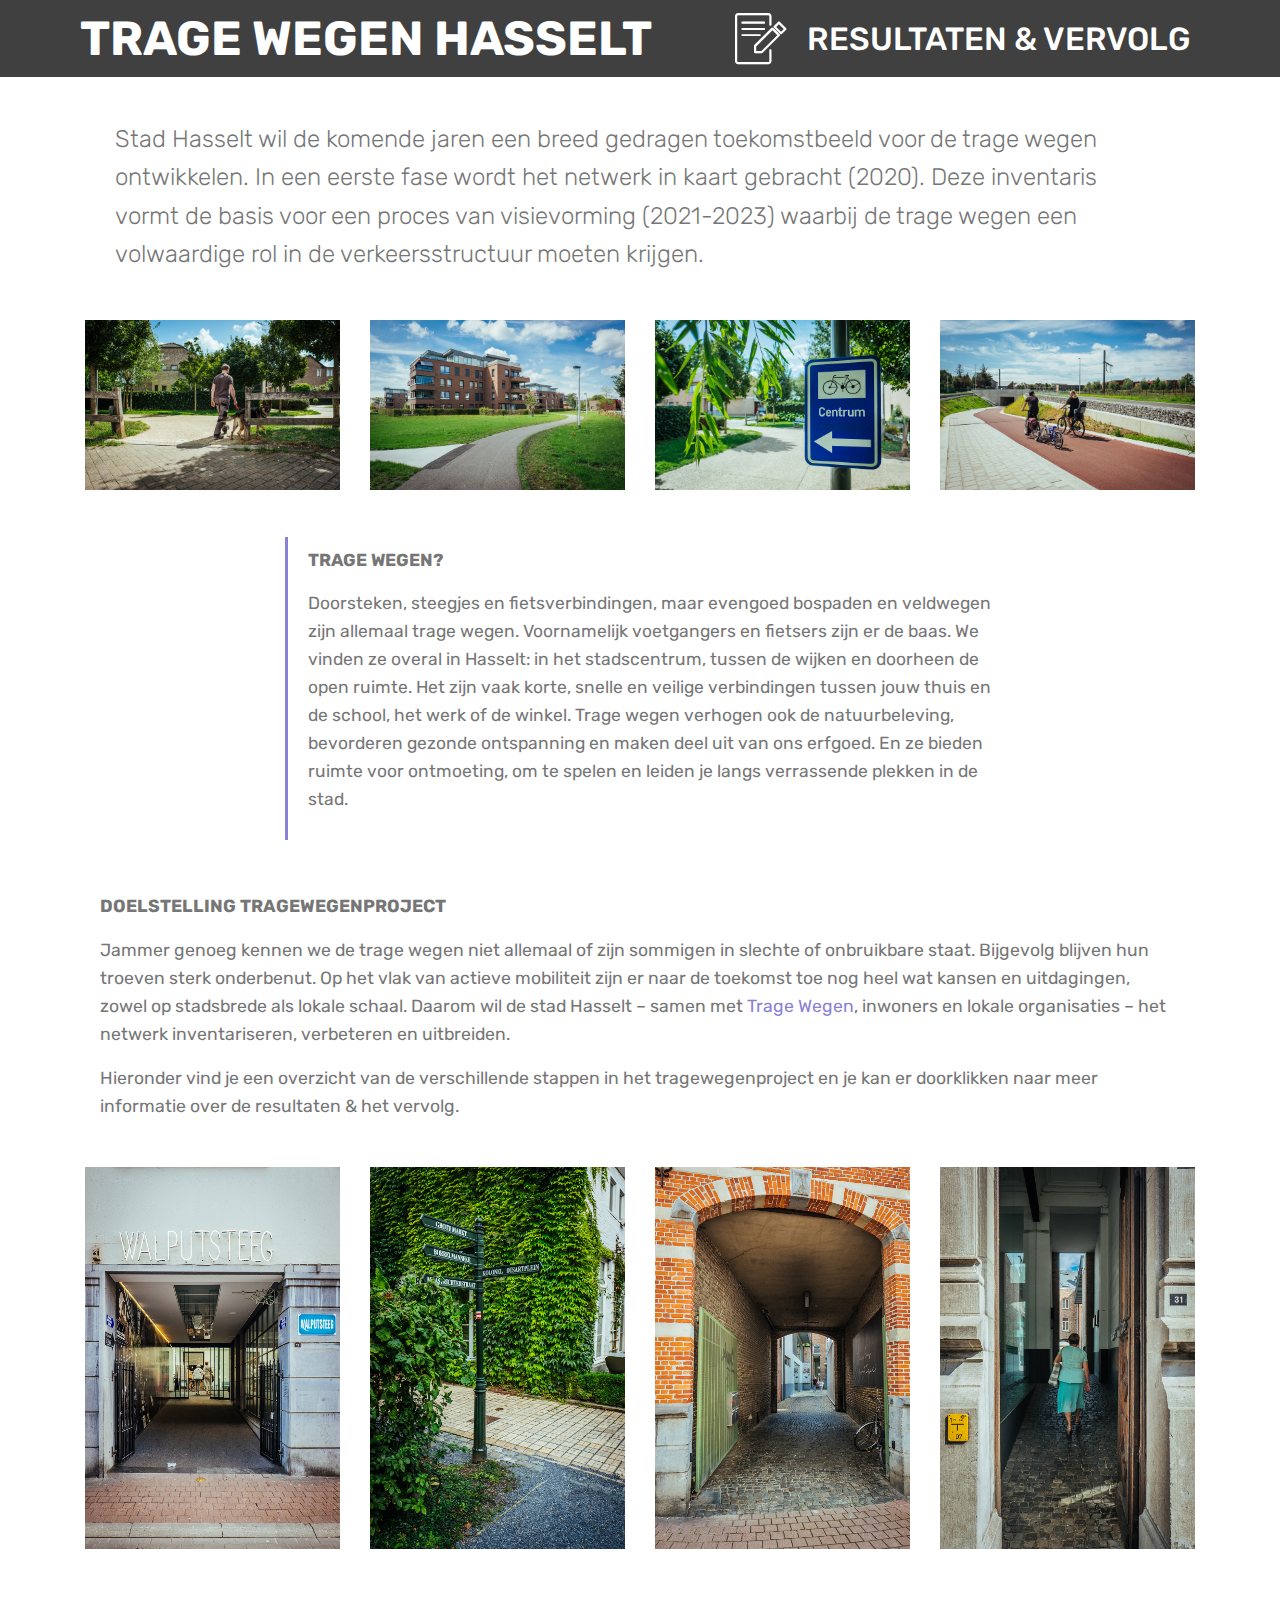
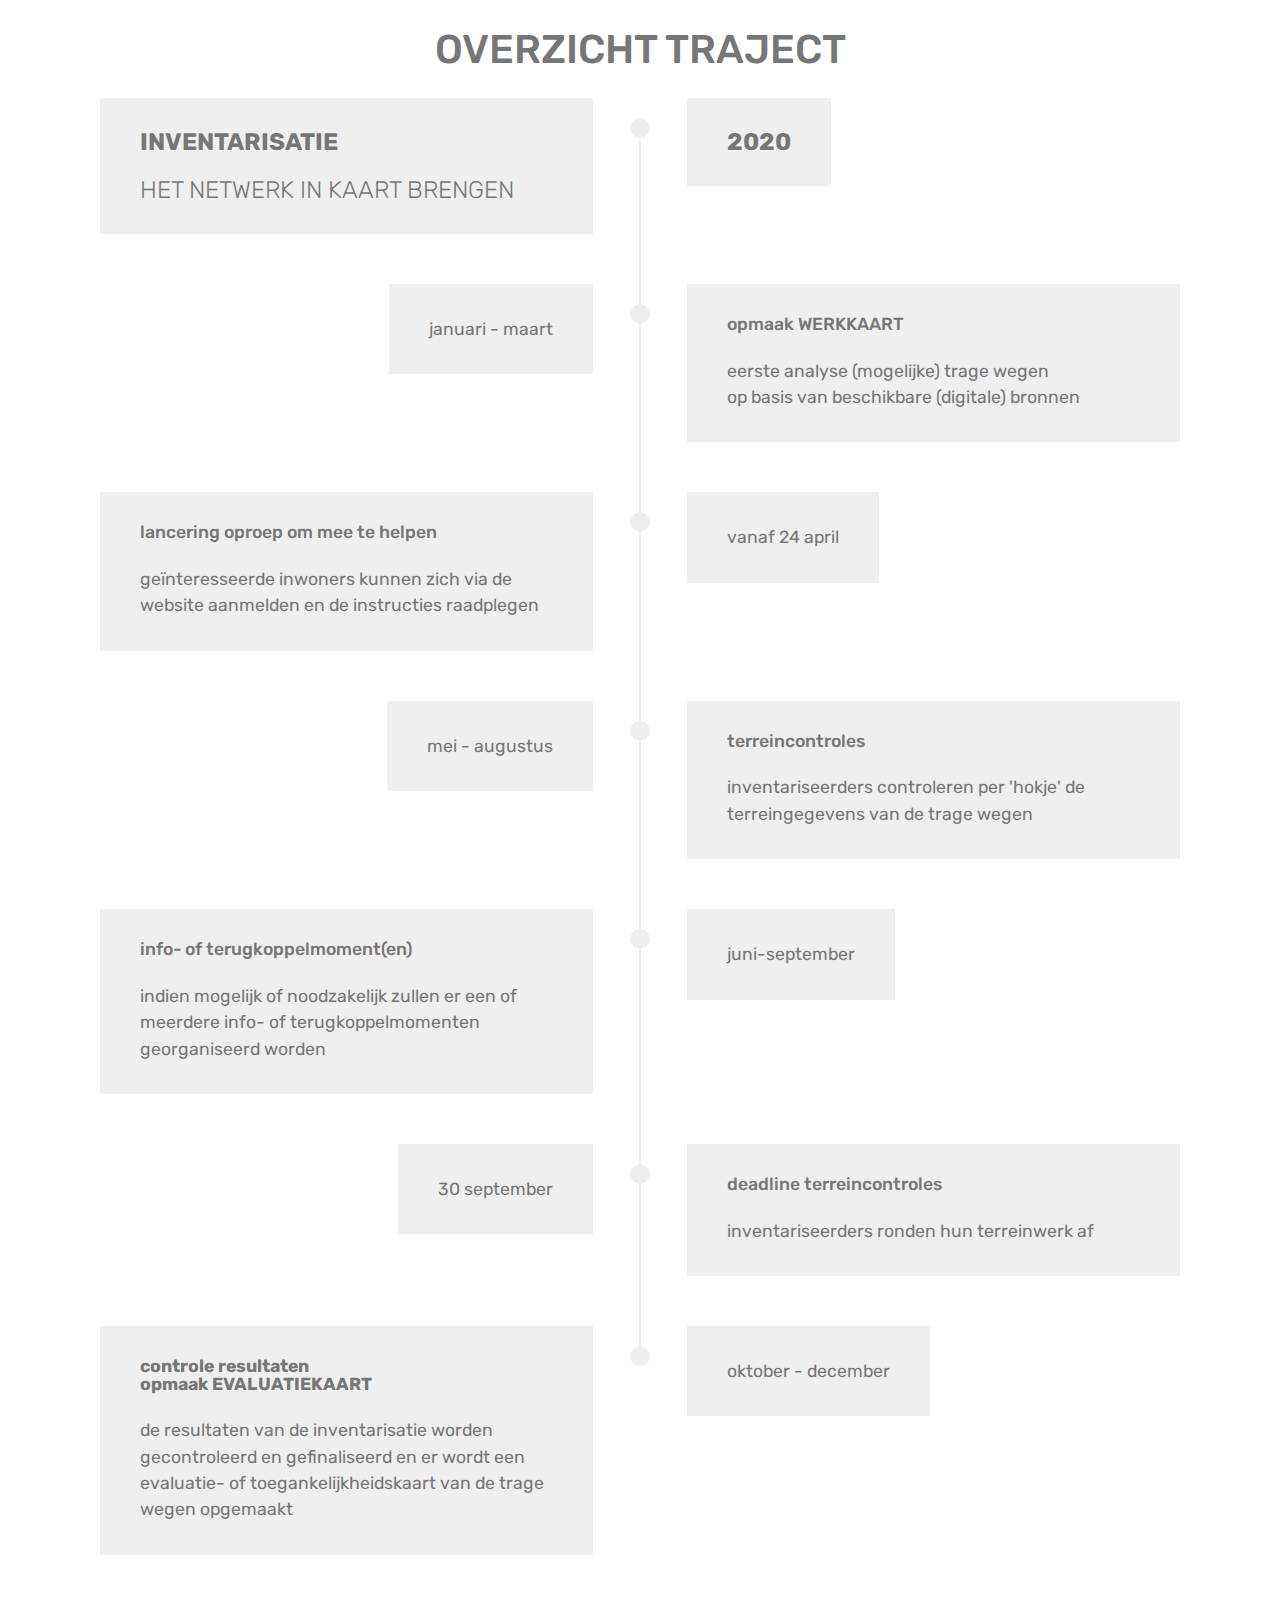
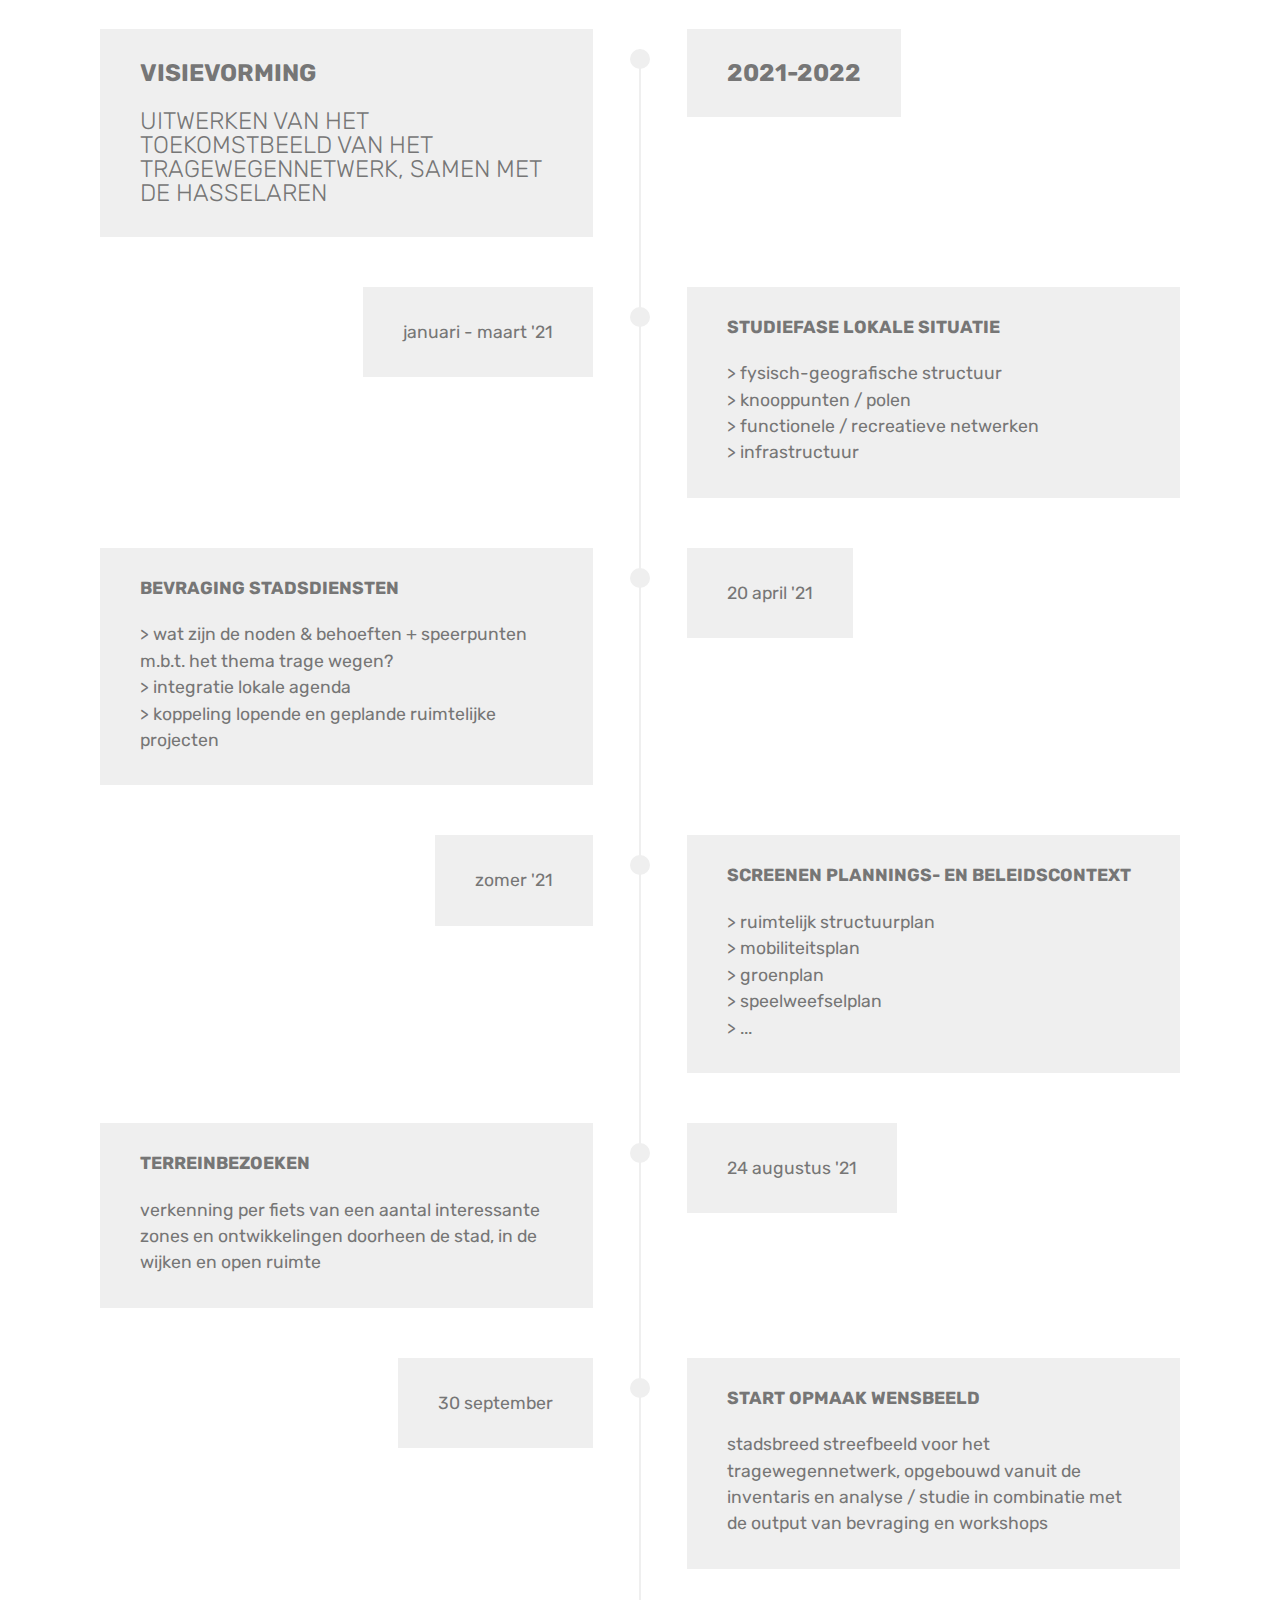
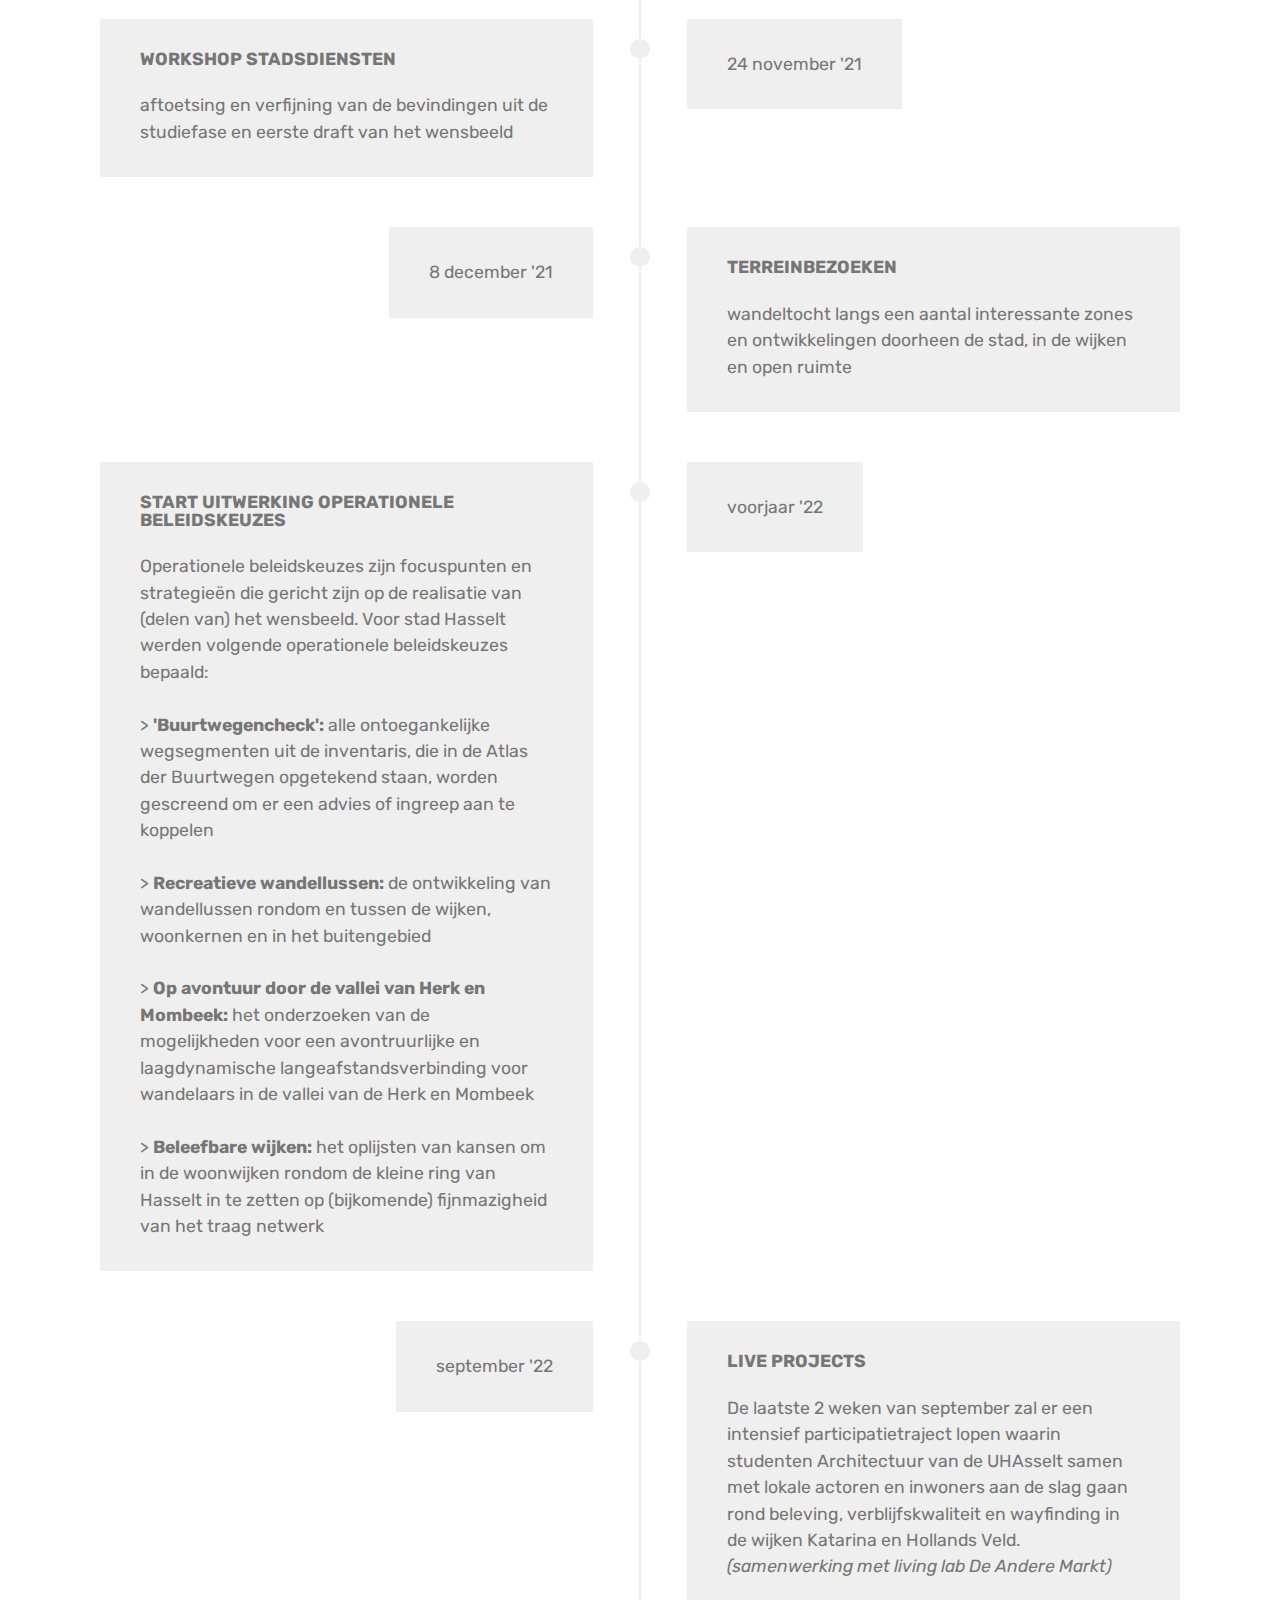
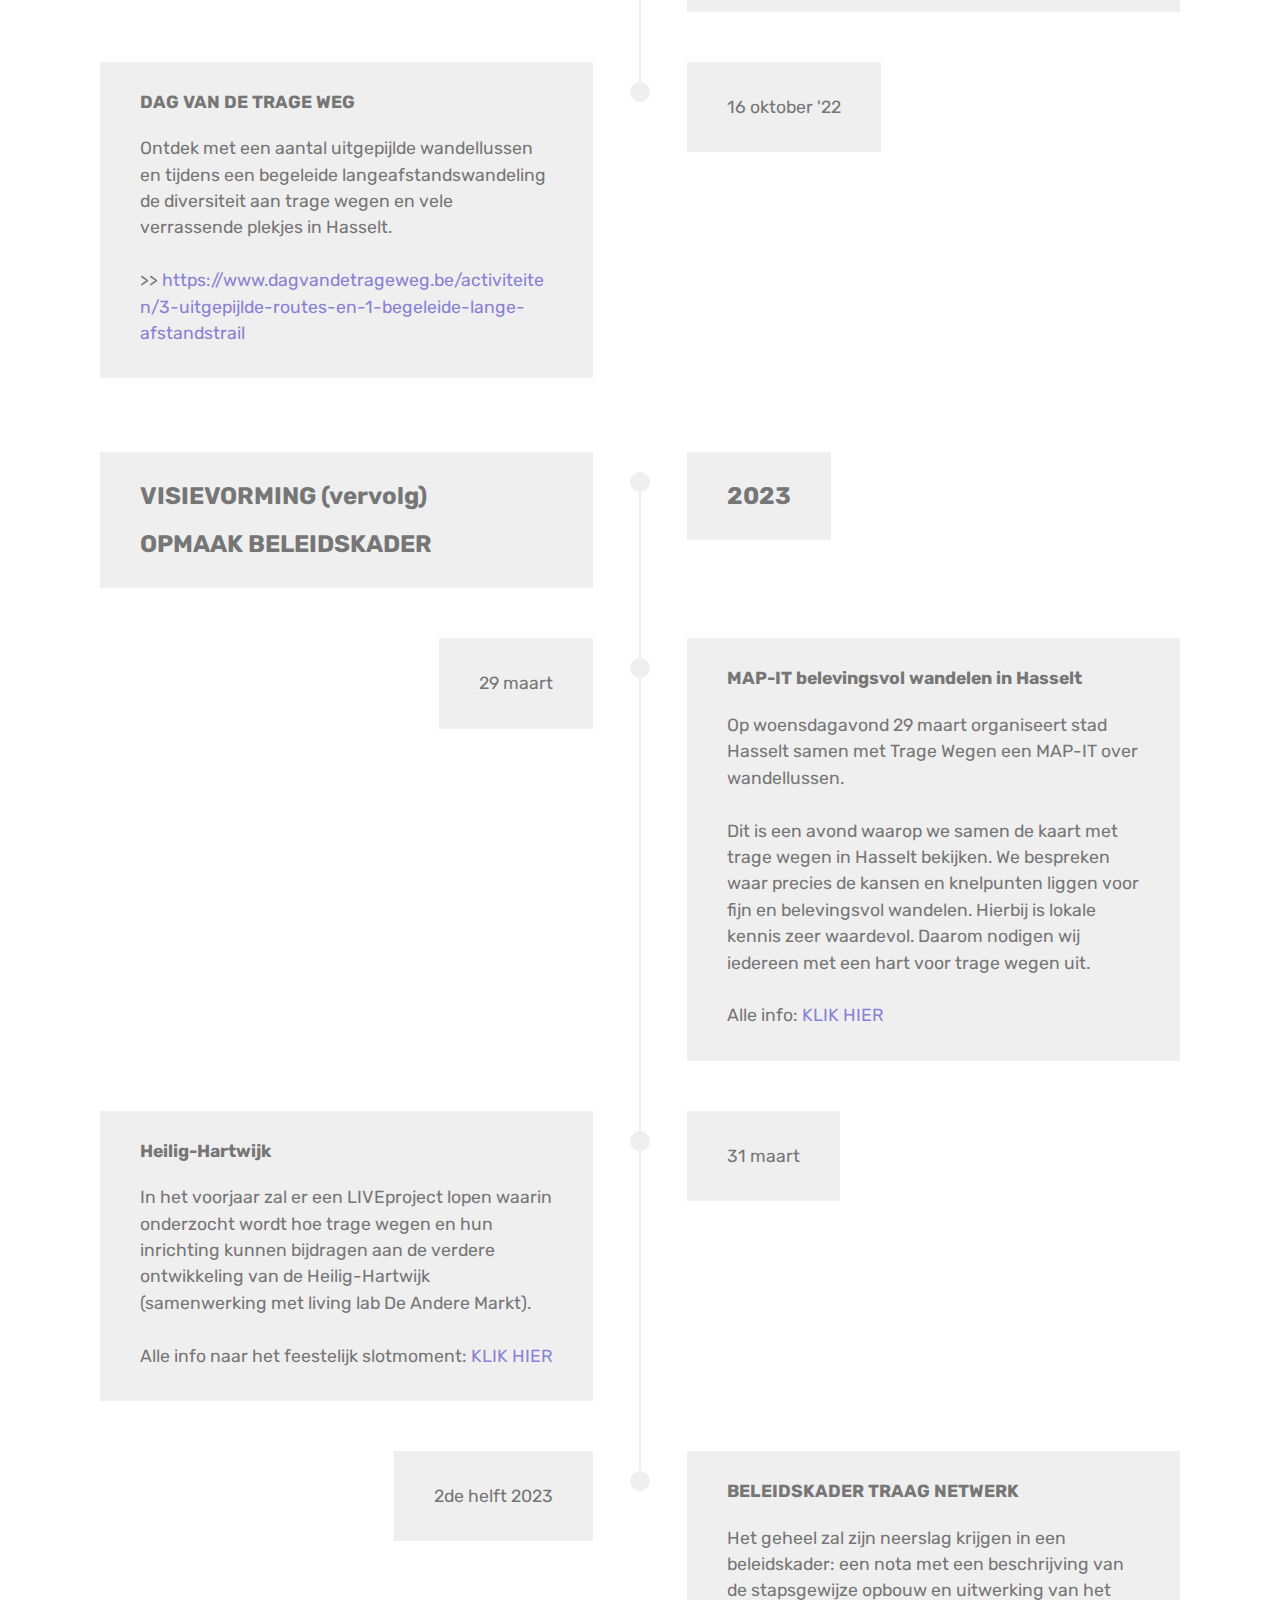
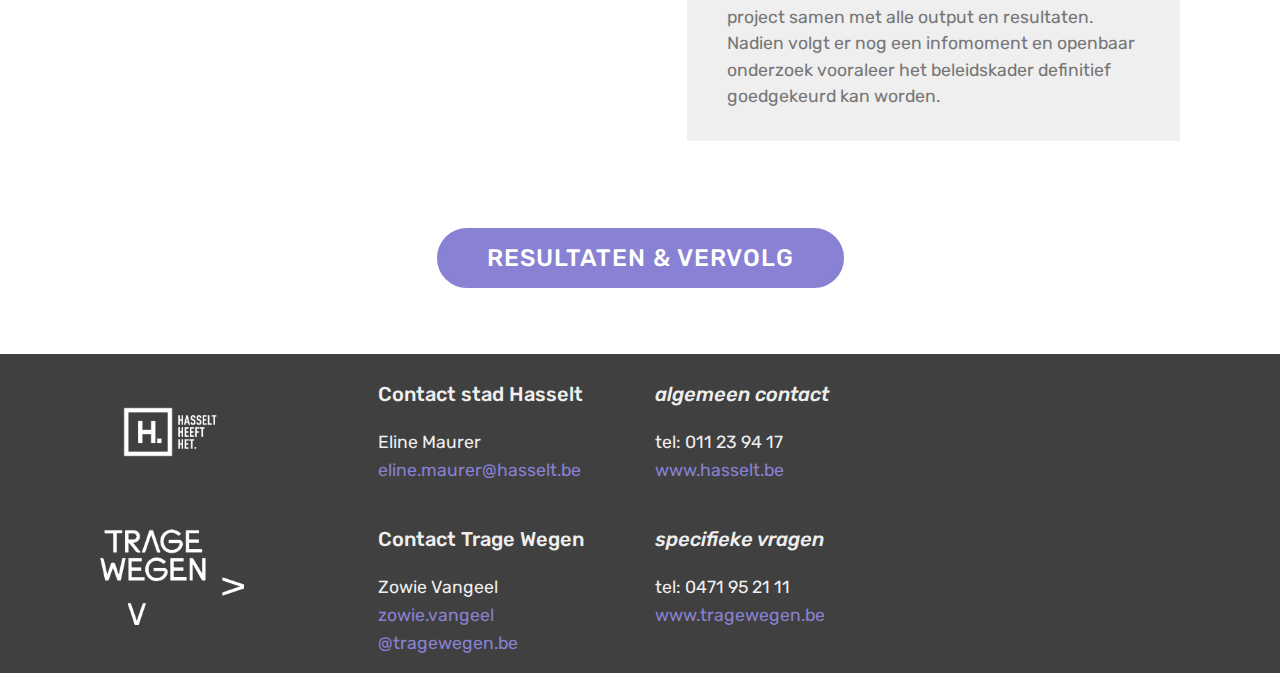
<file: index.html>
<!DOCTYPE html>
<html  >
<head>
  <!-- Site made with Mobirise Website Builder v4.12.0, https://mobirise.com -->
  <meta charset="UTF-8">
  <meta http-equiv="X-UA-Compatible" content="IE=edge">
  <meta name="generator" content="Mobirise v4.12.0, mobirise.com">
  <meta name="viewport" content="width=device-width, initial-scale=1, minimum-scale=1">
  <link rel="shortcut icon" href="assets/images/logo2.png" type="image/x-icon">
  <meta name="description" content="">
  
  <title>Home</title>
  <link rel="stylesheet" href="assets/web/assets/mobirise-icons/mobirise-icons.css">
  <link rel="stylesheet" href="assets/bootstrap/css/bootstrap.min.css">
  <link rel="stylesheet" href="assets/bootstrap/css/bootstrap-grid.min.css">
  <link rel="stylesheet" href="assets/bootstrap/css/bootstrap-reboot.min.css">
  <link rel="stylesheet" href="assets/tether/tether.min.css">
  <link rel="stylesheet" href="assets/dropdown/css/style.css">
  <link rel="stylesheet" href="assets/socicon/css/styles.css">
  <link rel="stylesheet" href="assets/theme/css/style.css">
  <link rel="preload" as="style" href="assets/mobirise/css/mbr-additional.css"><link rel="stylesheet" href="assets/mobirise/css/mbr-additional.css" type="text/css">
  
  
  
</head>
<body>
  <section class="menu cid-rQbKiJXNZe" once="menu" id="menu1-5">

    

    <nav class="navbar navbar-expand beta-menu navbar-dropdown align-items-center navbar-fixed-top navbar-toggleable-sm">
        <button class="navbar-toggler navbar-toggler-right" type="button" data-toggle="collapse" data-target="#navbarSupportedContent" aria-controls="navbarSupportedContent" aria-expanded="false" aria-label="Toggle navigation">
            <div class="hamburger">
                <span></span>
                <span></span>
                <span></span>
                <span></span>
            </div>
        </button>
        <div class="menu-logo">
            <div class="navbar-brand">
                
                <span class="navbar-caption-wrap"><a class="navbar-caption text-white display-1" href="index.html">
                        TRAGE WEGEN HASSELT</a></span>
            </div>
        </div>
        <div class="collapse navbar-collapse" id="navbarSupportedContent">
            <ul class="navbar-nav nav-dropdown nav-right" data-app-modern-menu="true"><li class="nav-item">
                    <a class="nav-link link text-white display-4" href="page1.html"><span class="mbri-edit mbr-iconfont mbr-iconfont-btn"></span>RESULTATEN &amp; VERVOLG</a>
                </li></ul>
            
        </div>
    </nav>
</section>

<section class="engine"><a href="https://mobirise.info/k">develop free website</a></section><section class="mbr-section article content3 cid-rQbUgujYzw" id="content3-n">
      
     

    <div class="container">
        <div class="media-container-row">
            <div class="row col-12 col-md-12">
                <div class="col-12 mbr-text mbr-fonts-style col-md-12 display-2">
                     <p>Stad Hasselt wil de komende jaren een breed gedragen toekomstbeeld voor de trage wegen ontwikkelen. In een eerste fase wordt het netwerk in kaart gebracht (<span style="font-size: 1.5rem;">2020). Deze inventaris vormt de basis voor een proces van visievorming (2021-2023) waarbij de trage wegen een volwaardige rol in de verkeersstructuur moeten krijgen.</span></p>
                </div>
                
                
            </div>
        </div>
    </div>
</section>

<section class="mbr-gallery gallery5 cid-rQcg3z86Xx" id="gallery5-q">

    

    

    <div class="container">
        
        
        <div class="row mbr-gallery" data-toggle="modal" data-target="#txbbYQKVXh">
            <div class="col-sm-6 col-md-4 col-lg-3 item gallery-image">
                <div class="item-wrapper">
                    <img class="w-100" src="assets/images/tragewegen-201908-ingedelee-199.jpg" alt="" data-slide-to="0" title="" data-target="#txbbYQKBzF">
                </div>
            </div>
            <div class="col-sm-6 col-md-4 col-lg-3 item gallery-image">
                <div class="item-wrapper">
                    <img class="w-100" src="assets/images/tragewegen-201908-ingedelee-122.jpg" alt="" data-slide-to="1" title="" data-target="#txbbYQKBzF">
                </div>
            </div>
            <div class="col-sm-6 col-md-4 col-lg-3 item gallery-image">
                <div class="item-wrapper">
                    <img class="w-100" src="assets/images/tragewegen-201908-ingedelee-131.jpg" alt="" data-slide-to="2" title="" data-target="#txbbYQKBzF">
                </div>
            </div><div class="col-sm-6 col-md-4 col-lg-3 item gallery-image">
                <div class="item-wrapper">
                    <img class="w-100" src="assets/images/tragewegen-201908-ingedelee-125.jpg" alt="" data-slide-to="3" title="" data-target="#txbbYQKBzF">
                </div>
            </div>
            
        </div>

        <div class="modal mbr-slider fade" tabindex="-1" role="dialog" aria-hidden="true" id="txbbYQKVXh">
            <div class="modal-dialog" role="document">
                <div class="modal-content">
                    <div class="modal-body">
                        <div class="carousel slide" data-ride="carousel" id="txbbYQKBzF">
                            <div class="carousel-inner">
                                <div class="carousel-item active">
                                    <img class="d-block w-100" src="assets/images/tragewegen-201908-ingedelee-199.jpg" alt="">
                                </div>
                                <div class="carousel-item">
                                    <img class="d-block w-100" src="assets/images/tragewegen-201908-ingedelee-122.jpg" alt="">
                                </div>
                                <div class="carousel-item">
                                    <img class="d-block w-100" src="assets/images/tragewegen-201908-ingedelee-131.jpg" alt="">
                                </div><div class="carousel-item">
                                    <img class="d-block w-100" src="assets/images/tragewegen-201908-ingedelee-125.jpg" alt="">
                                </div>
                                
                            </div>
                            <ol class="carousel-indicators">
                                <li data-slide-to="0" class="active" data-target="#txbbYQKBzF"></li><li data-slide-to="1" class="active" data-target="#txbbYQKBzF"></li>
                                <li data-slide-to="2" data-target="#txbbYQKBzF"></li>
                                <li data-slide-to="3" data-target="#txbbYQKBzF"></li>
                                
                            </ol>
                            <a role="button" href="" class="close" data-dismiss="modal" aria-label="Close">
                            </a>
                            <a class="carousel-control-prev carousel-control" role="button" data-slide="prev" href="#txbbYQKBzF">
                                <span class="mbri-left mbr-iconfont" aria-hidden="true"></span>
                                <span class="sr-only">Vorige</span>
                            </a>
                            <a class="carousel-control-next carousel-control" role="button" data-slide="next" href="#txbbYQKBzF">
                                <span class="mbri-right mbr-iconfont" aria-hidden="true"></span>
                                <span class="sr-only">Volgende</span>
                            </a>
                        </div>
                    </div>
                </div>
            </div>
        </div>
    </div>
</section>

<section class="mbr-section article content1 cid-svphz6XkoJ" id="content2-3i">

     

    <div class="container">
        <div class="media-container-row">
            <div class="mbr-text col-12 col-md-8 mbr-fonts-style display-7">
                <blockquote><p> <span style="font-style: normal;"><strong>TRAGE WEGEN?</strong> </span></p><p><span style="font-style: normal;">Doorsteken, steegjes en fietsverbindingen, maar evengoed bospaden en veldwegen zijn allemaal trage wegen. Voornamelijk voetgangers en fietsers zijn er de baas. We vinden ze overal in Hasselt: in het stadscentrum, tussen de wijken en doorheen de open ruimte. Het zijn vaak korte, snelle en veilige verbindingen tussen jouw thuis en de school, het werk of de winkel. Trage wegen verhogen ook de natuurbeleving, bevorderen gezonde ontspanning en maken deel uit van ons erfgoed. En ze bieden ruimte voor ontmoeting, om te spelen en leiden je langs verrassende plekken in de stad.</span></p></blockquote>
            </div>
        </div>
    </div>
</section>

<section class="mbr-section article content1 cid-rQc35fbMtZ" id="content1-o">
    
     

    <div class="container">
        <div class="media-container-row">
            <div class="mbr-text col-12 mbr-fonts-style display-7 col-md-12"><p><strong>DOELSTELLING TRAGEWEGENPROJECT</strong><br></p><p>Jammer genoeg kennen we de trage wegen niet allemaal of zijn sommigen in slechte of onbruikbare staat. Bijgevolg blijven hun troeven sterk onderbenut. Op het vlak van actieve mobiliteit zijn er naar de toekomst toe nog heel wat kansen en uitdagingen, zowel op stadsbrede als lokale schaal. Daarom wil de stad Hasselt – samen met <a href="https://www.tragewegen.be" target="_blank">Trage Wegen</a>, inwoners en lokale organisaties – het netwerk inventariseren, verbeteren en uitbreiden.</p><p>Hieronder vind je een overzicht van de verschillende stappen in het tragewegenproject en je kan er doorklikken naar meer informatie over de resultaten &amp; het vervolg.</p><p>
</p></div>
        </div>
    </div>
</section>

<section class="mbr-gallery gallery5 cid-rQcoGLIRZO" id="gallery5-t">

    

    

    <div class="container">
        
        
        <div class="row mbr-gallery" data-toggle="modal" data-target="#txbbYQK3YG">
            <div class="col-sm-6 col-md-4 col-lg-3 item gallery-image">
                <div class="item-wrapper">
                    <img class="w-100" src="assets/images/tragewegen-201908-ingedelee-90.jpg" alt="" data-slide-to="0" title="" data-target="#txbbYQK5eV">
                </div>
            </div><div class="col-sm-6 col-md-4 col-lg-3 item gallery-image">
                <div class="item-wrapper">
                    <img class="w-100" src="assets/images/tragewegen-201908-ingedelee-77.jpg" alt="" data-slide-to="1" title="" data-target="#txbbYQK5eV">
                </div>
            </div><div class="col-sm-6 col-md-4 col-lg-3 item gallery-image">
                <div class="item-wrapper">
                    <img class="w-100" src="assets/images/tragewegen-201908-ingedelee-170.jpg" alt="" data-slide-to="2" title="" data-target="#txbbYQK5eV">
                </div>
            </div>
            <div class="col-sm-6 col-md-4 col-lg-3 item gallery-image">
                <div class="item-wrapper">
                    <img class="w-100" src="assets/images/tragewegen-201908-ingedelee-163.jpg" alt="" data-slide-to="3" title="" data-target="#txbbYQK5eV">
                </div>
            </div>
            
            
        </div>

        <div class="modal mbr-slider fade" tabindex="-1" role="dialog" aria-hidden="true" id="txbbYQK3YG">
            <div class="modal-dialog" role="document">
                <div class="modal-content">
                    <div class="modal-body">
                        <div class="carousel slide" data-ride="carousel" id="txbbYQK5eV">
                            <div class="carousel-inner">
                                <div class="carousel-item active">
                                    <img class="d-block w-100" src="assets/images/tragewegen-201908-ingedelee-90.jpg" alt="">
                                </div><div class="carousel-item">
                                    <img class="d-block w-100" src="assets/images/tragewegen-201908-ingedelee-77.jpg" alt="">
                                </div><div class="carousel-item">
                                    <img class="d-block w-100" src="assets/images/tragewegen-201908-ingedelee-170.jpg" alt="">
                                </div>
                                <div class="carousel-item">
                                    <img class="d-block w-100" src="assets/images/tragewegen-201908-ingedelee-163.jpg" alt="">
                                </div>
                                
                                
                            </div>
                            <ol class="carousel-indicators">
                                <li data-slide-to="0" class="active" data-target="#txbbYQK5eV"></li>
                                <li data-slide-to="1" data-target="#txbbYQK5eV"></li>
                                <li data-slide-to="2" data-target="#txbbYQK5eV"></li>
                                <li data-slide-to="3" data-target="#txbbYQK5eV"></li>
                            </ol>
                            <a role="button" href="" class="close" data-dismiss="modal" aria-label="Close">
                            </a>
                            <a class="carousel-control-prev carousel-control" role="button" data-slide="prev" href="#txbbYQK5eV">
                                <span class="mbri-left mbr-iconfont" aria-hidden="true"></span>
                                <span class="sr-only">Vorige</span>
                            </a>
                            <a class="carousel-control-next carousel-control" role="button" data-slide="next" href="#txbbYQK5eV">
                                <span class="mbri-right mbr-iconfont" aria-hidden="true"></span>
                                <span class="sr-only">Volgende</span>
                            </a>
                        </div>
                    </div>
                </div>
            </div>
        </div>
    </div>
</section>

<section class="timeline1 cid-rQchsnd1MN" id="timeline1-s">

    

    

    <div class="container align-center">
        <h2 class="mbr-section-title pb-3 mbr-fonts-style display-5">OVERZICHT TRAJECT</h2>
        

        <div class="container timelines-container" mbri-timelines="">
            <!--1-->
            <div class="row timeline-element reverse separline">
                 <div class="timeline-date-panel col-xs-12 col-md-6  align-left">         
                    <div class="time-line-date-content">
                        <p class="mbr-timeline-date mbr-fonts-style display-2"><strong>
                            2020</strong></p>
                    </div>
                </div>
           <span class="iconBackground"></span>
            <div class="col-xs-12 col-md-6 align-right">
                <div class="timeline-text-content">
                    <h4 class="mbr-timeline-title pb-3 mbr-fonts-style display-2"><strong>
                        INVENTARISATIE</strong><br></h4>
                    <p class="mbr-timeline-text mbr-fonts-style display-2">HET NETWERK IN KAART BRENGEN</p>
                 </div>
            </div>
            </div>
            <!--2-->
            <div class="row timeline-element  separline">
                <div class="timeline-date-panel col-xs-12 col-md-6 align-right">
                    <div class="time-line-date-content">
                        <p class="mbr-timeline-date mbr-fonts-style display-7">januari - maart</p>
                    </div>
                </div>
                <span class="iconBackground"></span>
                <div class="col-xs-12 col-md-6 align-left ">
                    <div class="timeline-text-content">
                        <h4 class="mbr-timeline-title pb-3 mbr-fonts-style display-7">opmaak WERKKAART</h4>
                        <p class="mbr-timeline-text mbr-fonts-style display-7">eerste analyse (mogelijke) trage wegen&nbsp;<br>op basis van beschikbare (digitale) bronnen&nbsp;<br></p>
                    </div>
                </div>
            </div>
            <!--3-->
            <div class="row timeline-element reverse separline">
                <div class="timeline-date-panel col-xs-12 col-md-6  align-left">
                    <div class="time-line-date-content">
                        <p class="mbr-timeline-date mbr-fonts-style display-7">vanaf 24 april</p>
                    </div>
                </div>
                <span class="iconBackground"></span>
                <div class="col-xs-12 col-md-6 align-right">
                    <div class="timeline-text-content">
                        <h4 class="mbr-timeline-title pb-3 mbr-fonts-style display-7">lancering oproep om mee te helpen&nbsp;</h4>      
                        <p class="mbr-timeline-text mbr-fonts-style display-7">geïnteresseerde inwoners kunnen zich via de website aanmelden en de instructies raadplegen</p>
                    </div>
                </div>
            </div>
            <!--4-->
            <div class="row timeline-element  separline">
                <div class="timeline-date-panel col-xs-12 col-md-6 align-right">
                    <div class="time-line-date-content">
                        <p class="mbr-timeline-date mbr-fonts-style display-7">
                            mei - augustus</p>
                    </div>
                </div>
                <span class="iconBackground"></span>
                <div class="col-xs-12 col-md-6 align-left ">
                    <div class="timeline-text-content">
                        <h4 class="mbr-timeline-title pb-3 mbr-fonts-style display-7">terreincontroles</h4>
                        <p class="mbr-timeline-text mbr-fonts-style display-7">
                            inventariseerders controleren per 'hokje' de terreingegevens van de trage wegen</p>
                    </div>
                </div>
            </div>
            <!--5-->
            <div class="row timeline-element reverse separline">
                <div class="timeline-date-panel col-xs-12 col-md-6  align-left">
                    <div class="time-line-date-content">
                        <p class="mbr-timeline-date mbr-fonts-style display-7">juni-september<br></p>
                    </div>
                </div>
                <span class="iconBackground"></span>
                <div class="col-xs-12 col-md-6 align-right">
                    <div class="timeline-text-content">
                        <h4 class="mbr-timeline-title pb-3 mbr-fonts-style display-7">info- of terugkoppelmoment(en)</h4>
                        <p class="mbr-timeline-text mbr-fonts-style display-7">indien mogelijk of noodzakelijk zullen er een of meerdere info- of terugkoppelmomenten georganiseerd worden</p>
                    </div>
                </div>
            </div>
            <!--6-->
            <div class="row timeline-element separline">
                <div class="timeline-date-panel col-xs-12 col-md-6 align-right">
                    <div class="time-line-date-content">
                       <p class="mbr-timeline-date mbr-fonts-style display-7">
                            30 september</p>
                    </div>
                </div>
                <span class="iconBackground"></span>
                <div class="col-xs-12 col-md-6 align-left ">
                    <div class="timeline-text-content">
                        <h4 class="mbr-timeline-title pb-3 mbr-fonts-style display-7">deadline terreincontroles</h4>
                        <p class="mbr-timeline-text mbr-fonts-style display-7">inventariseerders ronden hun terreinwerk af</p>
                    </div>
                </div>
            </div>
            <!--7-->
            <div class="row timeline-element reverse">
                <div class="timeline-date-panel col-xs-12 col-md-6  align-left">
                    <div class="time-line-date-content">
                        <p class="mbr-timeline-date mbr-fonts-style display-7">oktober - december<br></p>
                    </div>
                </div>
                <span class="iconBackground"></span>
                <div class="col-xs-12 col-md-6 align-right">
                    <div class="timeline-text-content">
                        <h4 class="mbr-timeline-title pb-3 mbr-fonts-style display-7"><strong>controle resultaten
</strong><div><strong>opmaak EVALUATIEKAART</strong></div></h4>
                        <p class="mbr-timeline-text mbr-fonts-style display-7">de resultaten van de inventarisatie worden gecontroleerd en gefinaliseerd en er wordt een evaluatie- of toegankelijkheidskaart van de trage wegen opgemaakt </p>
                    </div>
                </div>
            </div>
            <!--8-->
            
            <!--9-->
            
            <!--10-->
            
            <!--11-->
            
            <!--12-->
            
        </div>
    </div>
</section>

<section class="timeline1 cid-tbsnxyLrFg" id="timeline1-3r">

    

    

    <div class="container align-center">
        <h2 class="mbr-section-title pb-3 mbr-fonts-style display-5"></h2>
        

        <div class="container timelines-container" mbri-timelines="">
            <!--1-->
            <div class="row timeline-element reverse separline">
                 <div class="timeline-date-panel col-xs-12 col-md-6  align-left">         
                    <div class="time-line-date-content">
                        <p class="mbr-timeline-date mbr-fonts-style display-2"><strong>
                            2021-2022</strong></p>
                    </div>
                </div>
           <span class="iconBackground"></span>
            <div class="col-xs-12 col-md-6 align-right">
                <div class="timeline-text-content">
                    <h4 class="mbr-timeline-title pb-3 mbr-fonts-style display-2"><strong>
                        VISIEVORMING</strong><br></h4>
                    <p class="mbr-timeline-text mbr-fonts-style display-2">UITWERKEN VAN HET TOEKOMSTBEELD VAN HET TRAGEWEGENNETWERK, SAMEN MET DE HASSELAREN</p>
                 </div>
            </div>
            </div>
            <!--2-->
            <div class="row timeline-element  separline">
                <div class="timeline-date-panel col-xs-12 col-md-6 align-right">
                    <div class="time-line-date-content">
                        <p class="mbr-timeline-date mbr-fonts-style display-7">januari - maart '21</p>
                    </div>
                </div>
                <span class="iconBackground"></span>
                <div class="col-xs-12 col-md-6 align-left ">
                    <div class="timeline-text-content">
                        <h4 class="mbr-timeline-title pb-3 mbr-fonts-style display-7"><strong>STUDIEFASE LOKALE SITUATIE</strong></h4>
                        <p class="mbr-timeline-text mbr-fonts-style display-7">&gt; fysisch-geografische structuur
<br>&gt; knooppunten / polen
<br>&gt; functionele / recreatieve netwerken
<br>&gt; infrastructuur&nbsp;<br></p>
                    </div>
                </div>
            </div>
            <!--3-->
            <div class="row timeline-element reverse separline">
                <div class="timeline-date-panel col-xs-12 col-md-6  align-left">
                    <div class="time-line-date-content">
                        <p class="mbr-timeline-date mbr-fonts-style display-7">20 april '21</p>
                    </div>
                </div>
                <span class="iconBackground"></span>
                <div class="col-xs-12 col-md-6 align-right">
                    <div class="timeline-text-content">
                        <h4 class="mbr-timeline-title pb-3 mbr-fonts-style display-7"><strong>BEVRAGING STADSDIENSTEN&nbsp;</strong></h4>      
                        <p class="mbr-timeline-text mbr-fonts-style display-7">&gt; wat zijn de noden &amp; behoeften + speerpunten m.b.t. het thema trage wegen?
<br>&gt; integratie lokale agenda&nbsp;<br>&gt; koppeling lopende en geplande ruimtelijke projecten</p>
                    </div>
                </div>
            </div>
            <!--4-->
            <div class="row timeline-element  separline">
                <div class="timeline-date-panel col-xs-12 col-md-6 align-right">
                    <div class="time-line-date-content">
                        <p class="mbr-timeline-date mbr-fonts-style display-7">zomer '21</p>
                    </div>
                </div>
                <span class="iconBackground"></span>
                <div class="col-xs-12 col-md-6 align-left ">
                    <div class="timeline-text-content">
                        <h4 class="mbr-timeline-title pb-3 mbr-fonts-style display-7"><strong>SCREENEN PLANNINGS- EN BELEIDSCONTEXT</strong></h4>
                        <p class="mbr-timeline-text mbr-fonts-style display-7">&gt; ruimtelijk structuurplan<br>&gt; mobiliteitsplan &nbsp;<br>&gt; groenplan<br>&gt; speelweefselplan<br>&gt; ...</p>
                    </div>
                </div>
            </div>
            <!--5-->
            <div class="row timeline-element reverse separline">
                <div class="timeline-date-panel col-xs-12 col-md-6  align-left">
                    <div class="time-line-date-content">
                        <p class="mbr-timeline-date mbr-fonts-style display-7">24 augustus '21</p>
                    </div>
                </div>
                <span class="iconBackground"></span>
                <div class="col-xs-12 col-md-6 align-right">
                    <div class="timeline-text-content">
                        <h4 class="mbr-timeline-title pb-3 mbr-fonts-style display-7"><strong>TERREINBEZOEKEN</strong></h4>
                        <p class="mbr-timeline-text mbr-fonts-style display-7">verkenning per fiets van een aantal interessante zones en ontwikkelingen doorheen de stad, in de wijken en open ruimte</p>
                    </div>
                </div>
            </div>
            <!--6-->
            <div class="row timeline-element separline">
                <div class="timeline-date-panel col-xs-12 col-md-6 align-right">
                    <div class="time-line-date-content">
                       <p class="mbr-timeline-date mbr-fonts-style display-7">
                            30 september</p>
                    </div>
                </div>
                <span class="iconBackground"></span>
                <div class="col-xs-12 col-md-6 align-left ">
                    <div class="timeline-text-content">
                        <h4 class="mbr-timeline-title pb-3 mbr-fonts-style display-7"><strong>START OPMAAK WENSBEELD</strong></h4>
                        <p class="mbr-timeline-text mbr-fonts-style display-7">stadsbreed streefbeeld voor het tragewegennetwerk, opgebouwd vanuit de inventaris en analyse / studie in combinatie met de output van bevraging en workshops</p>
                    </div>
                </div>
            </div>
            <!--7-->
            <div class="row timeline-element reverse separline">
                <div class="timeline-date-panel col-xs-12 col-md-6  align-left">
                    <div class="time-line-date-content">
                        <p class="mbr-timeline-date mbr-fonts-style display-7">24 november '21<br></p>
                    </div>
                </div>
                <span class="iconBackground"></span>
                <div class="col-xs-12 col-md-6 align-right">
                    <div class="timeline-text-content">
                        <h4 class="mbr-timeline-title pb-3 mbr-fonts-style display-7"><strong>WORKSHOP STADSDIENSTEN</strong></h4>
                        <p class="mbr-timeline-text mbr-fonts-style display-7">aftoetsing en verfijning van de bevindingen uit de studiefase en eerste draft van het wensbeeld</p>
                    </div>
                </div>
            </div>
            <!--8-->
            <div class="row timeline-element separline">
                <div class="timeline-date-panel col-xs-12 col-md-6 align-right">
                    <div class="time-line-date-content">
                        <p class="mbr-timeline-date mbr-fonts-style display-7">8 december '21<br></p>
                    </div>
                </div>
                <span class="iconBackground"></span>
                <div class="col-xs-12 col-md-6 align-left ">
                    <div class="timeline-text-content">
                        <h4 class="mbr-timeline-title pb-3 mbr-fonts-style display-7"><strong>
                            TERREINBEZOEKEN</strong></h4>
                        <p class="mbr-timeline-text mbr-fonts-style display-7">
                            wandeltocht langs een aantal interessante zones en ontwikkelingen doorheen de stad, in de wijken en open ruimte
                        </p>
                    </div>
                </div>
            </div>
            <!--9-->
            <div class="row timeline-element reverse separline">
                <div class="timeline-date-panel col-xs-12 col-md-6  align-left">
                    <div class="time-line-date-content">
                        <p class="mbr-timeline-date mbr-fonts-style display-7">
                           voorjaar '22</p>
                    </div>
                </div>
                <span class="iconBackground"></span>
                <div class="col-xs-12 col-md-6 align-right">
                    <div class="timeline-text-content">
                        <h4 class="mbr-timeline-title pb-3 mbr-fonts-style display-7"><strong>START UITWERKING OPERATIONELE BELEIDSKEUZES</strong></h4>

                        <p class="mbr-timeline-text mbr-fonts-style display-7">Operationele beleidskeuzes zijn focuspunten en strategieën die gericht zijn op de realisatie van (delen van) het wensbeeld. Voor stad Hasselt werden volgende operationele beleidskeuzes bepaald:<br><br>&gt; <strong>'Buurtwegencheck':</strong>&nbsp;alle ontoegankelijke wegsegmenten uit de inventaris, die in de Atlas der Buurtwegen opgetekend staan, worden gescreend om er een advies of ingreep aan te koppelen &nbsp;&nbsp;<br>
<br>&gt; <strong>Recreatieve wandellussen:</strong>&nbsp;de ontwikkeling van wandellussen rondom en tussen de wijken, woonkernen en in het buitengebied<br>
<br>&gt; <strong>Op avontuur door de vallei van Herk en Mombeek:</strong>&nbsp;het onderzoeken van de mogelijkheden voor een avontruurlijke en laagdynamische langeafstandsverbinding voor wandelaars in de vallei van de Herk en Mombeek<br><br>&gt; <strong>Beleefbare wijken:</strong>&nbsp;het oplijsten van kansen om in de woonwijken rondom de kleine ring van Hasselt in te zetten op (bijkomende) fijnmazigheid van het traag netwerk<br></p>
                    </div>
                </div>
            </div>
            <!--10-->
            <div class="row timeline-element separline">
                <div class="timeline-date-panel col-xs-12 col-md-6 align-right">
                    <div class="time-line-date-content">
                       <p class="mbr-timeline-date mbr-fonts-style display-7">
                          september '22</p>
                    </div>
                </div>
                <span class="iconBackground"></span>
                <div class="col-xs-12 col-md-6 align-left ">
                    <div class="timeline-text-content">
                        <h4 class="mbr-timeline-title pb-3 mbr-fonts-style display-7"><strong>LIVE PROJECTS</strong></h4> 
                        <p class="mbr-timeline-text mbr-fonts-style display-7">De laatste 2 weken van september zal er een intensief participatietraject lopen waarin studenten Architectuur van de UHAsselt samen met lokale actoren en inwoners aan de slag gaan rond beleving, verblijfskwaliteit en wayfinding in de wijken Katarina en Hollands Veld. <em>(samenwerking met living lab De Andere Markt)&nbsp;</em></p>
                    </div>
                </div>
            </div>
            <!--11-->
            <div class="row timeline-element reverse">
                <div class="timeline-date-panel col-xs-12 col-md-6  align-left">
                    <div class="time-line-date-content">
                       <p class="mbr-timeline-date mbr-fonts-style display-7">
                          16 oktober '22</p>
                    </div>
                </div>
                <span class="iconBackground"></span>
                <div class="col-xs-12 col-md-6 align-right">
                    <div class="timeline-text-content">
                        <h4 class="mbr-timeline-title pb-3 mbr-fonts-style display-7"><strong>DAG VAN DE TRAGE WEG</strong></h4>
                        <p class="mbr-timeline-text mbr-fonts-style display-7">Ontdek met een aantal uitgepijlde wandellussen en tijdens een begeleide langeafstandswandeling de diversiteit aan trage wegen en vele verrassende plekjes in Hasselt.<br> &nbsp;<br>&gt;&gt;&nbsp;<a href="https://www.dagvandetrageweg.be/activiteiten/3-uitgepijlde-routes-en-1-begeleide-lange-afstandstrail" target="_blank">https://www.dagvandetrageweg.be/activiteiten/3-uitgepijlde-routes-en-1-begeleide-lange-afstandstrail</a></p>
                    </div>
                </div>
            </div>
            <!--12-->
            
        </div>
    </div>
</section>

<section class="timeline1 cid-txbaIJxJ3q" id="timeline1-4f">

    

    

    <div class="container align-center">
        <h2 class="mbr-section-title pb-3 mbr-fonts-style display-5"></h2>
        

        <div class="container timelines-container" mbri-timelines="">
            <!--1-->
            <div class="row timeline-element reverse separline">
                 <div class="timeline-date-panel col-xs-12 col-md-6  align-left">         
                    <div class="time-line-date-content">
                        <p class="mbr-timeline-date mbr-fonts-style display-2"><strong>
                            2023</strong></p>
                    </div>
                </div>
           <span class="iconBackground"></span>
            <div class="col-xs-12 col-md-6 align-right">
                <div class="timeline-text-content">
                    <h4 class="mbr-timeline-title pb-3 mbr-fonts-style display-2"><strong>VISIEVORMING (vervolg)</strong></h4>
                    <p class="mbr-timeline-text mbr-fonts-style display-2"><strong>OPMAAK BELEIDSKADER</strong></p>
                 </div>
            </div>
            </div>
            <!--2-->
            <div class="row timeline-element  separline">
                <div class="timeline-date-panel col-xs-12 col-md-6 align-right">
                    <div class="time-line-date-content">
                        <p class="mbr-timeline-date mbr-fonts-style display-7">29 maart</p>
                    </div>
                </div>
                <span class="iconBackground"></span>
                <div class="col-xs-12 col-md-6 align-left ">
                    <div class="timeline-text-content">
                        <h4 class="mbr-timeline-title pb-3 mbr-fonts-style display-7"><strong>MAP-IT belevingsvol wandelen in Hasselt</strong></h4>
                        <p class="mbr-timeline-text mbr-fonts-style display-7">Op woensdagavond 29 maart organiseert stad Hasselt samen met Trage Wegen een MAP-IT over wandellussen.
<br>
<br>Dit is een avond waarop we samen de kaart met trage wegen in Hasselt bekijken. We bespreken waar precies de kansen en knelpunten liggen voor fijn en belevingsvol wandelen. Hierbij is lokale kennis zeer waardevol. Daarom nodigen wij iedereen met een hart voor trage wegen uit.<br><br>Alle info: <a href="https://www.tragewegen.be/evenementen/map-it-belevingsvol-wandelen-in-hasselt" target="_blank">KLIK HIER</a>&nbsp;<br></p>
                    </div>
                </div>
            </div>
            <!--3-->
            <div class="row timeline-element reverse separline">
                <div class="timeline-date-panel col-xs-12 col-md-6  align-left">
                    <div class="time-line-date-content">
                        <p class="mbr-timeline-date mbr-fonts-style display-7">31 maart</p>
                    </div>
                </div>
                <span class="iconBackground"></span>
                <div class="col-xs-12 col-md-6 align-right">
                    <div class="timeline-text-content">
                        <h4 class="mbr-timeline-title pb-3 mbr-fonts-style display-7"><strong>Heilig-Hartwijk&nbsp;</strong></h4>      
                        <p class="mbr-timeline-text mbr-fonts-style display-7">In het voorjaar zal er een LIVEproject lopen waarin onderzocht wordt hoe trage wegen en hun inrichting kunnen bijdragen aan de verdere ontwikkeling van de Heilig-Hartwijk (samenwerking met living lab De Andere Markt).
<br>
<br>Alle info naar het feestelijk slotmoment: <a href="https://www.tragewegen.be/evenementen/feestelijk-slotmoment-live-project-trage-wegen-hasselt" target="_blank">KLIK HIER</a></p>
                    </div>
                </div>
            </div>
            <!--4-->
            <div class="row timeline-element ">
                <div class="timeline-date-panel col-xs-12 col-md-6 align-right">
                    <div class="time-line-date-content">
                        <p class="mbr-timeline-date mbr-fonts-style display-7">2de helft 2023</p>
                    </div>
                </div>
                <span class="iconBackground"></span>
                <div class="col-xs-12 col-md-6 align-left ">
                    <div class="timeline-text-content">
                        <h4 class="mbr-timeline-title pb-3 mbr-fonts-style display-7"><strong>BELEIDSKADER TRAAG NETWERK</strong></h4>
                        <p class="mbr-timeline-text mbr-fonts-style display-7">Het geheel zal zijn neerslag krijgen in een beleidskader: een nota met een beschrijving van de stapsgewijze opbouw en uitwerking van het project samen met alle output en resultaten. Nadien volgt er nog een infomoment en openbaar onderzoek vooraleer het beleidskader definitief goedgekeurd kan worden.</p>
                    </div>
                </div>
            </div>
            <!--5-->
            
            <!--6-->
            
            <!--7-->
            
            <!--8-->
            
            <!--9-->
            
            <!--10-->
            
            <!--11-->
            
            <!--12-->
            
        </div>
    </div>
</section>

<section class="mbr-section content8 cid-rQdVR2sNag" id="content8-13">

    

    <div class="container">
        <div class="media-container-row title">
            <div class="col-12 col-md-8">
                <div class="mbr-section-btn align-center"><a class="btn btn-primary display-2" href="page1.html">RESULTATEN &amp; VERVOLG</a></div>
            </div>
        </div>
    </div>
</section>

<section class="cid-rQe4lO1r5C" id="footer1-1l">

    

    

    <div class="container">
        <div class="media-container-row content text-white">
            <div class="col-12 col-md-3">
                <div class="media-wrap">
                    <a href="https://www.hasselt.be" target="_blank">
                        <img src="assets/images/hasselt-heeft-het-logo-wit-lores.png" alt="Mobirise" title="">
                    </a>
                </div>
            </div>
            <div class="col-12 col-md-3 mbr-fonts-style display-7">
                <h5 class="pb-3">Contact stad Hasselt</h5>
                <p class="mbr-text">
                    Eline Maurer &nbsp; &nbsp; &nbsp; &nbsp; &nbsp; &nbsp; &nbsp; &nbsp; &nbsp; &nbsp;&nbsp;<br><a href="mailto:eline.maurer@hasselt.be">eline.maurer@hasselt.be</a><br><br></p>
            </div>
            <div class="col-12 col-md-3 mbr-fonts-style display-7">
                <h5 class="pb-3"><em>algemeen contact</em></h5>
                <p class="mbr-text">tel: 011 23 94 17<br><a href="https://www.hasselt.be" target="_blank">www.hasselt.be</a><br><br></p>
            </div>
            <div class="col-12 col-md-3 mbr-fonts-style display-7">
                <h5 class="pb-3"></h5>
                <p class="mbr-text"><br><br><br></p>
            </div>
        </div>
        
    </div>
</section>

<section class="cid-rQdXCKAkHv" id="footer1-18">

    

    

    <div class="container">
        <div class="media-container-row content text-white">
            <div class="col-12 col-md-3">
                <div class="media-wrap">
                    <a href="https://www.tragewegen.be" target="_blank">
                        <img src="assets/images/logometpijltjes-wit-1.png" alt="Mobirise" title="">
                    </a>
                </div>
            </div>
            <div class="col-12 col-md-3 mbr-fonts-style display-7">
                <h5 class="pb-3">Contact Trage Wegen</h5>
                <p class="mbr-text">Zowie Vangeel<br><a href="mailto:hasselt@tragewegen.be">zowie.vangeel @tragewegen.be</a><br></p>
            </div>
            <div class="col-12 col-md-3 mbr-fonts-style display-7">
                <h5 class="pb-3"><em>specifieke vragen</em></h5>
                <p class="mbr-text">tel: 0471 95 21 11<br><a href="https://www.tragewegen.be" target="_blank">www.tragewegen.be</a><br></p>
            </div>
            <div class="col-12 col-md-3 mbr-fonts-style display-7">
                <h5 class="pb-3"></h5>
                <p class="mbr-text"><br><br><br></p>
            </div>
        </div>
        
    </div>
</section>


  <script src="assets/web/assets/jquery/jquery.min.js"></script>
  <script src="assets/popper/popper.min.js"></script>
  <script src="assets/bootstrap/js/bootstrap.min.js"></script>
  <script src="assets/tether/tether.min.js"></script>
  <script src="assets/smoothscroll/smooth-scroll.js"></script>
  <script src="assets/dropdown/js/nav-dropdown.js"></script>
  <script src="assets/dropdown/js/navbar-dropdown.js"></script>
  <script src="assets/touchswipe/jquery.touch-swipe.min.js"></script>
  <script src="assets/theme/js/script.js"></script>
  
  
</body>
</html>
</file>
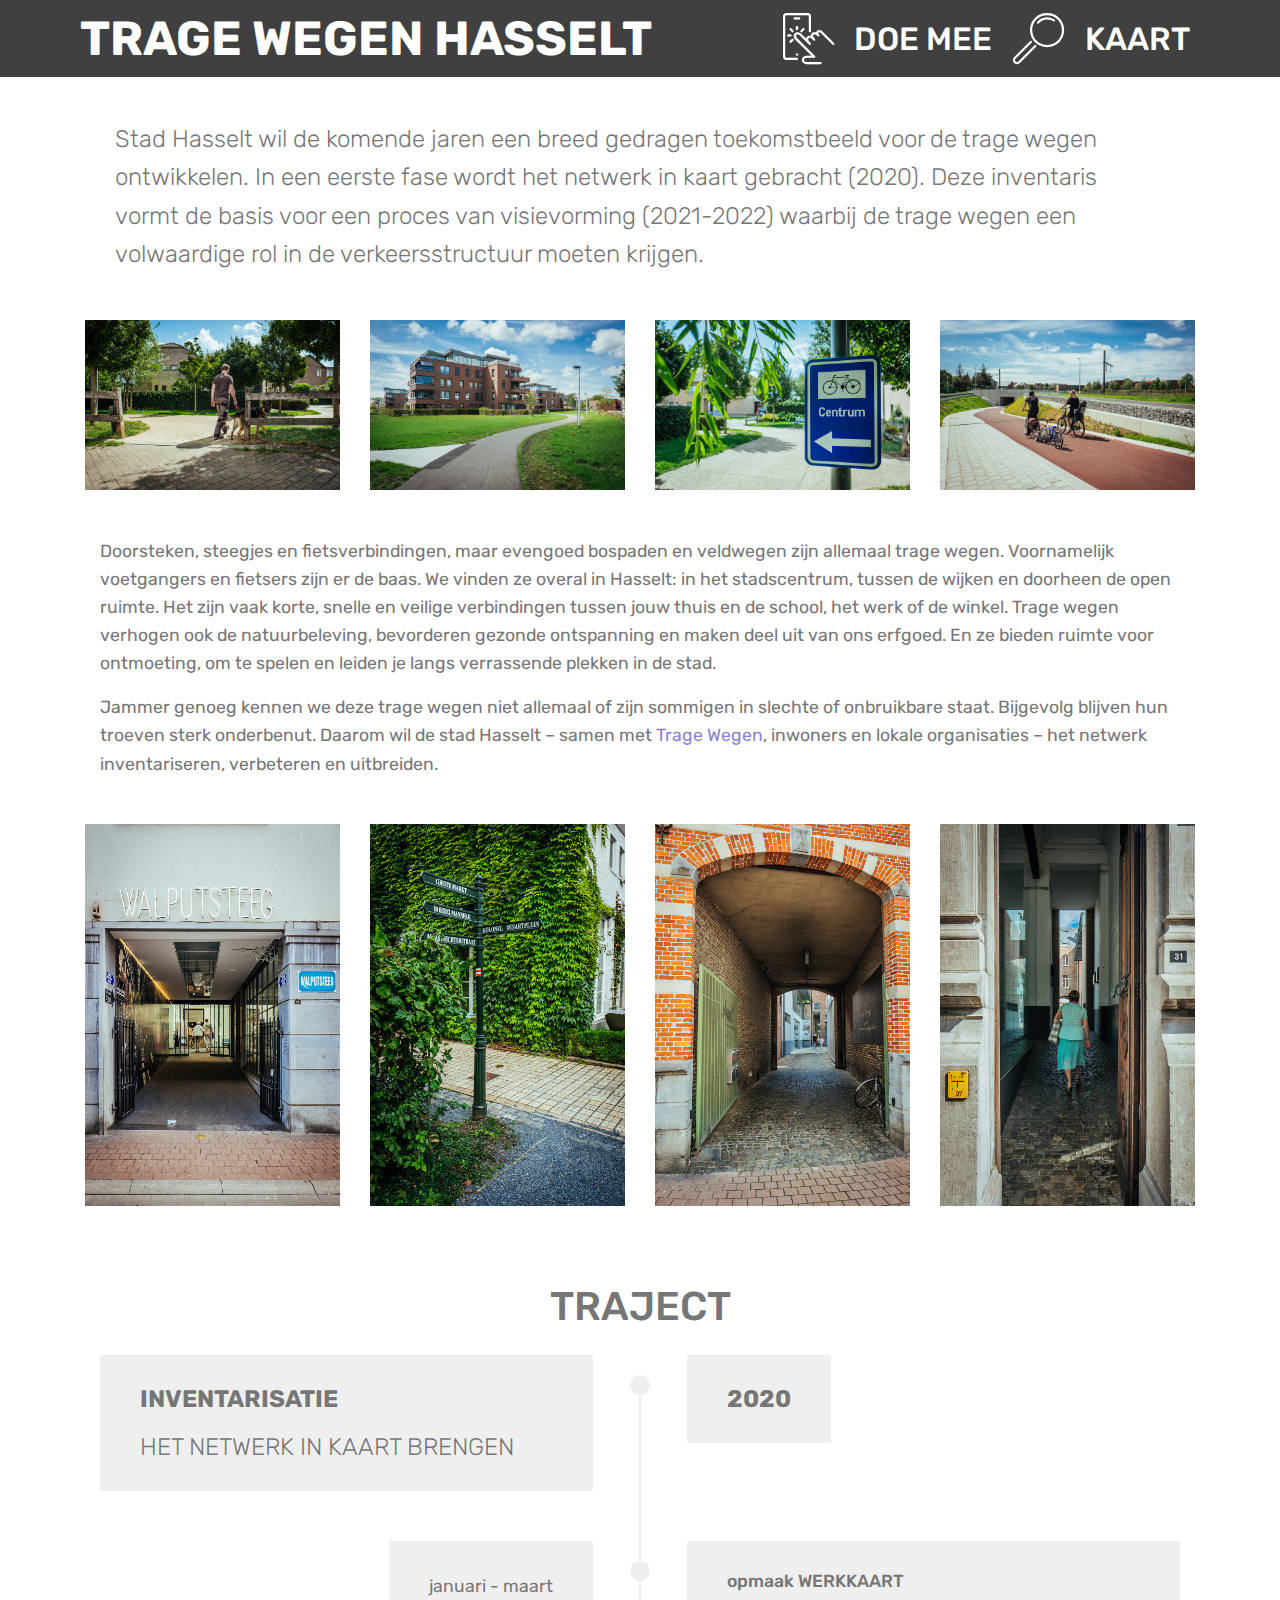
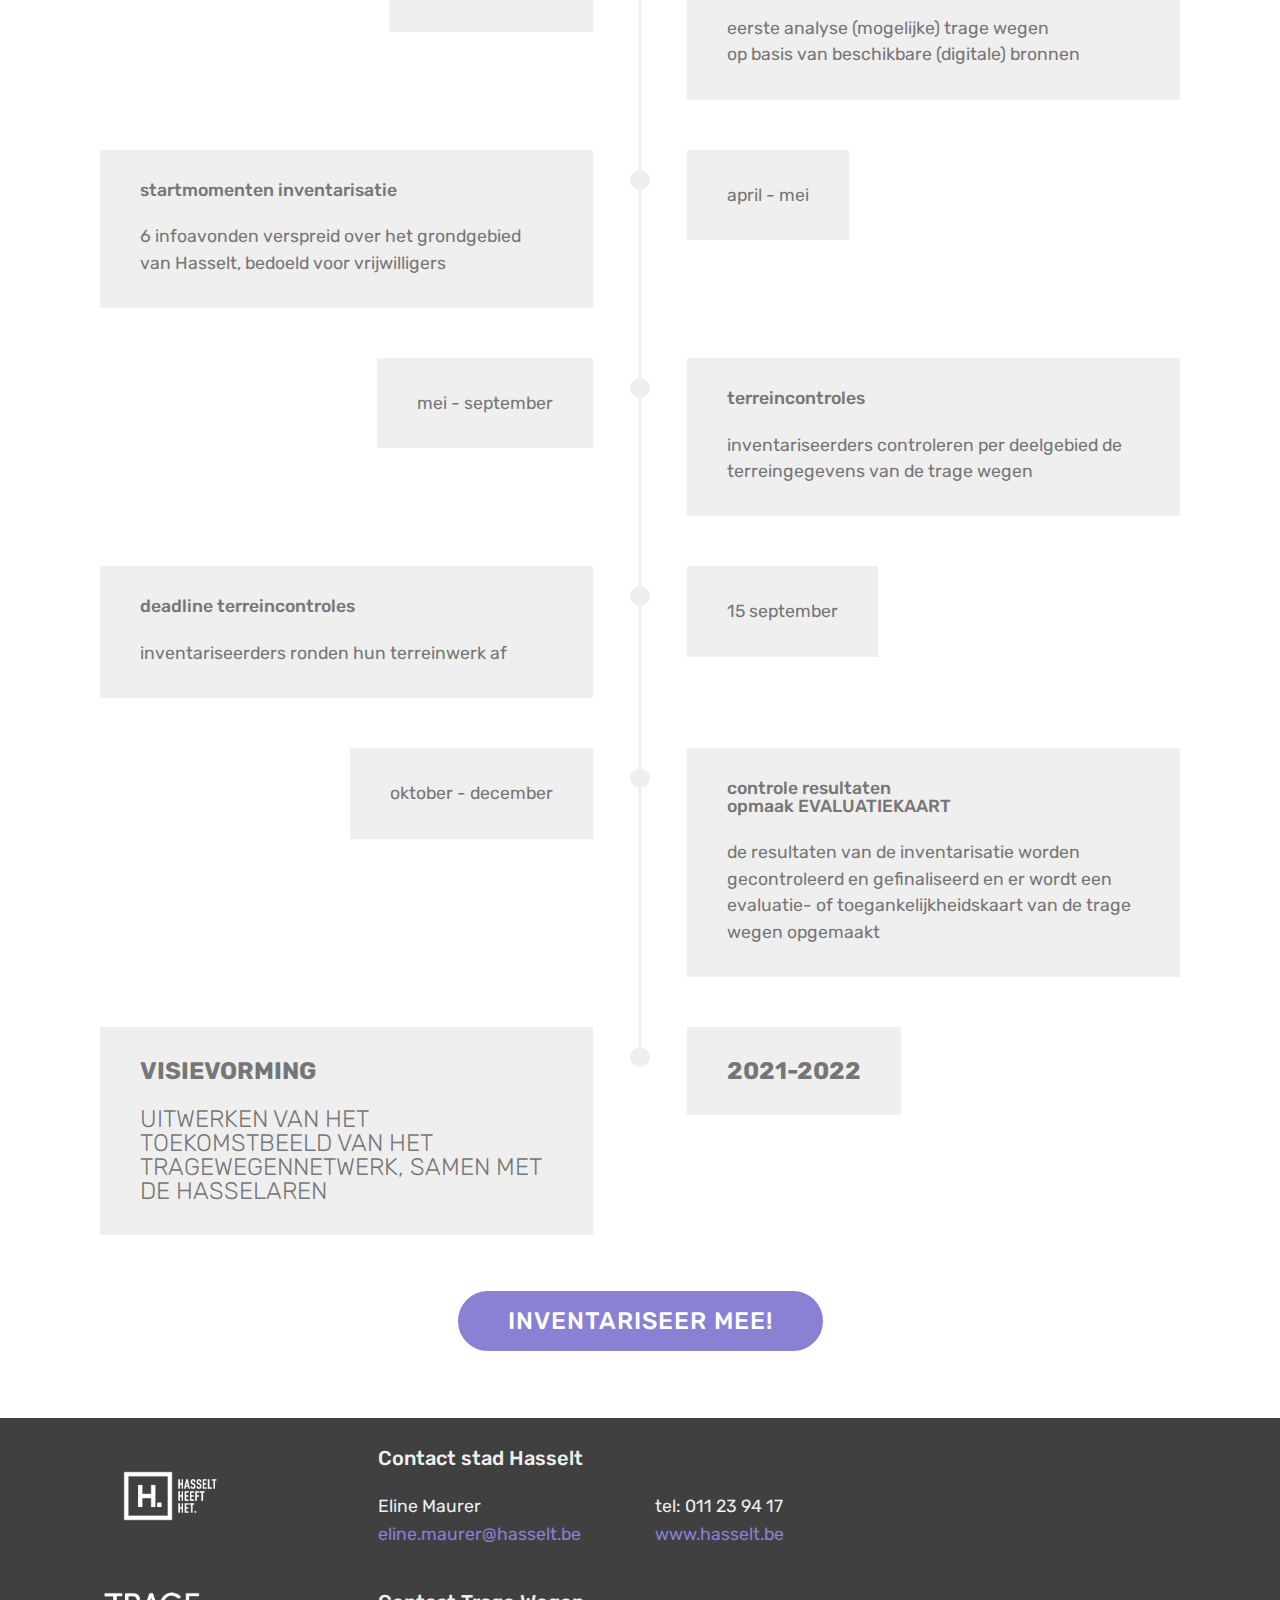
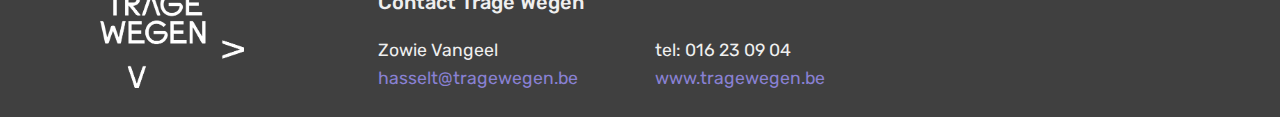
<file: home.html>
<!DOCTYPE html>
<html  >
<head>
  <!-- Site made with Mobirise Website Builder v4.12.0, https://mobirise.com -->
  <meta charset="UTF-8">
  <meta http-equiv="X-UA-Compatible" content="IE=edge">
  <meta name="generator" content="Mobirise v4.12.0, mobirise.com">
  <meta name="viewport" content="width=device-width, initial-scale=1, minimum-scale=1">
  <link rel="shortcut icon" href="assets/images/logo2.png" type="image/x-icon">
  <meta name="description" content="">
  
  <title>Home</title>
  <link rel="stylesheet" href="assets/web/assets/mobirise-icons/mobirise-icons.css">
  <link rel="stylesheet" href="assets/bootstrap/css/bootstrap.min.css">
  <link rel="stylesheet" href="assets/bootstrap/css/bootstrap-grid.min.css">
  <link rel="stylesheet" href="assets/bootstrap/css/bootstrap-reboot.min.css">
  <link rel="stylesheet" href="assets/tether/tether.min.css">
  <link rel="stylesheet" href="assets/dropdown/css/style.css">
  <link rel="stylesheet" href="assets/socicon/css/styles.css">
  <link rel="stylesheet" href="assets/theme/css/style.css">
  <link rel="preload" as="style" href="assets/mobirise/css/mbr-additional.css"><link rel="stylesheet" href="assets/mobirise/css/mbr-additional.css" type="text/css">
  
  
  
</head>
<body>
  <section class="menu cid-rQbKiJXNZe" once="menu" id="menu1-5">

    

    <nav class="navbar navbar-expand beta-menu navbar-dropdown align-items-center navbar-fixed-top navbar-toggleable-sm">
        <button class="navbar-toggler navbar-toggler-right" type="button" data-toggle="collapse" data-target="#navbarSupportedContent" aria-controls="navbarSupportedContent" aria-expanded="false" aria-label="Toggle navigation">
            <div class="hamburger">
                <span></span>
                <span></span>
                <span></span>
                <span></span>
            </div>
        </button>
        <div class="menu-logo">
            <div class="navbar-brand">
                
                <span class="navbar-caption-wrap"><a class="navbar-caption text-white display-1" href="home.html">
                        TRAGE WEGEN HASSELT</a></span>
            </div>
        </div>
        <div class="collapse navbar-collapse" id="navbarSupportedContent">
            <ul class="navbar-nav nav-dropdown nav-right" data-app-modern-menu="true"><li class="nav-item">
                    <a class="nav-link link text-white display-4" href="page1.html"><span class="mbri-touch mbr-iconfont mbr-iconfont-btn"></span>
                        
                        DOE MEE</a>
                </li>
                <li class="nav-item">
                    <a class="nav-link link text-white display-4" href="page2.html">
                        <span class="mbri-search mbr-iconfont mbr-iconfont-btn"></span>
                        KAART</a>
                </li></ul>
            
        </div>
    </nav>
</section>

<section class="engine"><a href="https://mobirise.info/d">site maker</a></section><section class="mbr-section article content3 cid-rQbUgujYzw" id="content3-n">
      
     

    <div class="container">
        <div class="media-container-row">
            <div class="row col-12 col-md-12">
                <div class="col-12 mbr-text mbr-fonts-style col-md-12 display-2">
                     <p>Stad Hasselt wil de komende jaren een breed gedragen toekomstbeeld voor de trage wegen ontwikkelen. In een eerste fase wordt het netwerk in kaart gebracht (<span style="font-size: 1.5rem;">2020). Deze inventaris vormt de basis voor een proces van visievorming (2021-2022) waarbij de trage wegen een volwaardige rol in de verkeersstructuur moeten krijgen.</span></p>
                </div>
                
                
            </div>
        </div>
    </div>
</section>

<section class="mbr-gallery gallery5 cid-rQcg3z86Xx" id="gallery5-q">

    

    

    <div class="container">
        
        
        <div class="row mbr-gallery" data-toggle="modal" data-target="#rQQEaLYEjv">
            <div class="col-sm-6 col-md-4 col-lg-3 item gallery-image">
                <div class="item-wrapper">
                    <img class="w-100" src="assets/images/tragewegen-201908-ingedelee-199.jpg" alt="" data-slide-to="0" title="" data-target="#rQQEaLYyvp">
                </div>
            </div>
            <div class="col-sm-6 col-md-4 col-lg-3 item gallery-image">
                <div class="item-wrapper">
                    <img class="w-100" src="assets/images/tragewegen-201908-ingedelee-122.jpg" alt="" data-slide-to="1" title="" data-target="#rQQEaLYyvp">
                </div>
            </div>
            <div class="col-sm-6 col-md-4 col-lg-3 item gallery-image">
                <div class="item-wrapper">
                    <img class="w-100" src="assets/images/tragewegen-201908-ingedelee-131.jpg" alt="" data-slide-to="2" title="" data-target="#rQQEaLYyvp">
                </div>
            </div><div class="col-sm-6 col-md-4 col-lg-3 item gallery-image">
                <div class="item-wrapper">
                    <img class="w-100" src="assets/images/tragewegen-201908-ingedelee-125.jpg" alt="" data-slide-to="3" title="" data-target="#rQQEaLYyvp">
                </div>
            </div>
            
        </div>

        <div class="modal mbr-slider fade" tabindex="-1" role="dialog" aria-hidden="true" id="rQQEaLYEjv">
            <div class="modal-dialog" role="document">
                <div class="modal-content">
                    <div class="modal-body">
                        <div class="carousel slide" data-ride="carousel" id="rQQEaLYyvp">
                            <div class="carousel-inner">
                                <div class="carousel-item active">
                                    <img class="d-block w-100" src="assets/images/tragewegen-201908-ingedelee-199.jpg" alt="">
                                </div>
                                <div class="carousel-item">
                                    <img class="d-block w-100" src="assets/images/tragewegen-201908-ingedelee-122.jpg" alt="">
                                </div>
                                <div class="carousel-item">
                                    <img class="d-block w-100" src="assets/images/tragewegen-201908-ingedelee-131.jpg" alt="">
                                </div><div class="carousel-item">
                                    <img class="d-block w-100" src="assets/images/tragewegen-201908-ingedelee-125.jpg" alt="">
                                </div>
                                
                            </div>
                            <ol class="carousel-indicators">
                                <li data-slide-to="0" class="active" data-target="#rQQEaLYyvp"></li><li data-slide-to="1" class="active" data-target="#rQQEaLYyvp"></li>
                                <li data-slide-to="2" data-target="#rQQEaLYyvp"></li>
                                <li data-slide-to="3" data-target="#rQQEaLYyvp"></li>
                                
                            </ol>
                            <a role="button" href="" class="close" data-dismiss="modal" aria-label="Close">
                            </a>
                            <a class="carousel-control-prev carousel-control" role="button" data-slide="prev" href="#rQQEaLYyvp">
                                <span class="mbri-left mbr-iconfont" aria-hidden="true"></span>
                                <span class="sr-only">Vorige</span>
                            </a>
                            <a class="carousel-control-next carousel-control" role="button" data-slide="next" href="#rQQEaLYyvp">
                                <span class="mbri-right mbr-iconfont" aria-hidden="true"></span>
                                <span class="sr-only">Volgende</span>
                            </a>
                        </div>
                    </div>
                </div>
            </div>
        </div>
    </div>
</section>

<section class="mbr-section article content1 cid-rQc35fbMtZ" id="content1-o">
    
     

    <div class="container">
        <div class="media-container-row">
            <div class="mbr-text col-12 mbr-fonts-style display-7 col-md-12"><p>Doorsteken, steegjes en fietsverbindingen, maar evengoed bospaden en veldwegen zijn allemaal trage wegen. Voornamelijk voetgangers en fietsers zijn er de baas. We vinden ze overal in Hasselt: in het stadscentrum, tussen de wijken en doorheen de open ruimte. Het zijn vaak korte, snelle en veilige verbindingen tussen jouw thuis en de school, het werk of de winkel.  Trage wegen verhogen ook de natuurbeleving, bevorderen gezonde ontspanning en maken deel uit van ons erfgoed. En ze bieden ruimte voor ontmoeting, om te spelen en leiden je langs verrassende plekken in de stad. 
</p><p>Jammer genoeg kennen we deze trage wegen niet allemaal of zijn sommigen in slechte of onbruikbare staat. Bijgevolg blijven hun troeven sterk onderbenut. Daarom wil de stad Hasselt – samen met <a href="https://www.tragewegen.be" target="_blank">Trage Wegen</a>, inwoners en lokale organisaties – het netwerk inventariseren, verbeteren en uitbreiden.
</p></div>
        </div>
    </div>
</section>

<section class="mbr-gallery gallery5 cid-rQcoGLIRZO" id="gallery5-t">

    

    

    <div class="container">
        
        
        <div class="row mbr-gallery" data-toggle="modal" data-target="#rQQEaLY9H9">
            <div class="col-sm-6 col-md-4 col-lg-3 item gallery-image">
                <div class="item-wrapper">
                    <img class="w-100" src="assets/images/tragewegen-201908-ingedelee-90.jpg" alt="" data-slide-to="0" title="" data-target="#rQQEaLYvun">
                </div>
            </div><div class="col-sm-6 col-md-4 col-lg-3 item gallery-image">
                <div class="item-wrapper">
                    <img class="w-100" src="assets/images/tragewegen-201908-ingedelee-77.jpg" alt="" data-slide-to="1" title="" data-target="#rQQEaLYvun">
                </div>
            </div><div class="col-sm-6 col-md-4 col-lg-3 item gallery-image">
                <div class="item-wrapper">
                    <img class="w-100" src="assets/images/tragewegen-201908-ingedelee-170.jpg" alt="" data-slide-to="2" title="" data-target="#rQQEaLYvun">
                </div>
            </div>
            <div class="col-sm-6 col-md-4 col-lg-3 item gallery-image">
                <div class="item-wrapper">
                    <img class="w-100" src="assets/images/tragewegen-201908-ingedelee-163.jpg" alt="" data-slide-to="3" title="" data-target="#rQQEaLYvun">
                </div>
            </div>
            
            
        </div>

        <div class="modal mbr-slider fade" tabindex="-1" role="dialog" aria-hidden="true" id="rQQEaLY9H9">
            <div class="modal-dialog" role="document">
                <div class="modal-content">
                    <div class="modal-body">
                        <div class="carousel slide" data-ride="carousel" id="rQQEaLYvun">
                            <div class="carousel-inner">
                                <div class="carousel-item active">
                                    <img class="d-block w-100" src="assets/images/tragewegen-201908-ingedelee-90.jpg" alt="">
                                </div><div class="carousel-item">
                                    <img class="d-block w-100" src="assets/images/tragewegen-201908-ingedelee-77.jpg" alt="">
                                </div><div class="carousel-item">
                                    <img class="d-block w-100" src="assets/images/tragewegen-201908-ingedelee-170.jpg" alt="">
                                </div>
                                <div class="carousel-item">
                                    <img class="d-block w-100" src="assets/images/tragewegen-201908-ingedelee-163.jpg" alt="">
                                </div>
                                
                                
                            </div>
                            <ol class="carousel-indicators">
                                <li data-slide-to="0" class="active" data-target="#rQQEaLYvun"></li>
                                <li data-slide-to="1" data-target="#rQQEaLYvun"></li>
                                <li data-slide-to="2" data-target="#rQQEaLYvun"></li>
                                <li data-slide-to="3" data-target="#rQQEaLYvun"></li>
                            </ol>
                            <a role="button" href="" class="close" data-dismiss="modal" aria-label="Close">
                            </a>
                            <a class="carousel-control-prev carousel-control" role="button" data-slide="prev" href="#rQQEaLYvun">
                                <span class="mbri-left mbr-iconfont" aria-hidden="true"></span>
                                <span class="sr-only">Vorige</span>
                            </a>
                            <a class="carousel-control-next carousel-control" role="button" data-slide="next" href="#rQQEaLYvun">
                                <span class="mbri-right mbr-iconfont" aria-hidden="true"></span>
                                <span class="sr-only">Volgende</span>
                            </a>
                        </div>
                    </div>
                </div>
            </div>
        </div>
    </div>
</section>

<section class="timeline1 cid-rQchsnd1MN" id="timeline1-s">

    

    

    <div class="container align-center">
        <h2 class="mbr-section-title pb-3 mbr-fonts-style display-5">
            TRAJECT</h2>
        

        <div class="container timelines-container" mbri-timelines="">
            <!--1-->
            <div class="row timeline-element reverse separline">
                 <div class="timeline-date-panel col-xs-12 col-md-6  align-left">         
                    <div class="time-line-date-content">
                        <p class="mbr-timeline-date mbr-fonts-style display-2"><strong>
                            2020</strong></p>
                    </div>
                </div>
           <span class="iconBackground"></span>
            <div class="col-xs-12 col-md-6 align-right">
                <div class="timeline-text-content">
                    <h4 class="mbr-timeline-title pb-3 mbr-fonts-style display-2"><strong>
                        INVENTARISATIE</strong><br></h4>
                    <p class="mbr-timeline-text mbr-fonts-style display-2">HET NETWERK IN KAART BRENGEN</p>
                 </div>
            </div>
            </div>
            <!--2-->
            <div class="row timeline-element  separline">
                <div class="timeline-date-panel col-xs-12 col-md-6 align-right">
                    <div class="time-line-date-content">
                        <p class="mbr-timeline-date mbr-fonts-style display-7">januari - maart</p>
                    </div>
                </div>
                <span class="iconBackground"></span>
                <div class="col-xs-12 col-md-6 align-left ">
                    <div class="timeline-text-content">
                        <h4 class="mbr-timeline-title pb-3 mbr-fonts-style display-7">opmaak WERKKAART</h4>
                        <p class="mbr-timeline-text mbr-fonts-style display-7">eerste analyse (mogelijke) trage wegen&nbsp;<br>op basis van beschikbare (digitale) bronnen&nbsp;<br></p>
                    </div>
                </div>
            </div>
            <!--3-->
            <div class="row timeline-element reverse separline">
                <div class="timeline-date-panel col-xs-12 col-md-6  align-left">
                    <div class="time-line-date-content">
                        <p class="mbr-timeline-date mbr-fonts-style display-7">
                            april - mei</p>
                    </div>
                </div>
                <span class="iconBackground"></span>
                <div class="col-xs-12 col-md-6 align-right">
                    <div class="timeline-text-content">
                        <h4 class="mbr-timeline-title pb-3 mbr-fonts-style display-7">
                            startmomenten inventarisatie</h4>      
                        <p class="mbr-timeline-text mbr-fonts-style display-7">6 infoavonden verspreid over het grondgebied van Hasselt, bedoeld voor vrijwilligers&nbsp;</p>
                    </div>
                </div>
            </div>
            <!--4-->
            <div class="row timeline-element  separline">
                <div class="timeline-date-panel col-xs-12 col-md-6 align-right">
                    <div class="time-line-date-content">
                        <p class="mbr-timeline-date mbr-fonts-style display-7">
                            mei - september</p>
                    </div>
                </div>
                <span class="iconBackground"></span>
                <div class="col-xs-12 col-md-6 align-left ">
                    <div class="timeline-text-content">
                        <h4 class="mbr-timeline-title pb-3 mbr-fonts-style display-7">terreincontroles</h4>
                        <p class="mbr-timeline-text mbr-fonts-style display-7">
                            inventariseerders controleren per deelgebied de terreingegevens van de trage wegen</p>
                    </div>
                </div>
            </div>
            <!--5-->
            <div class="row timeline-element reverse separline">
                <div class="timeline-date-panel col-xs-12 col-md-6  align-left">
                    <div class="time-line-date-content">
                        <p class="mbr-timeline-date mbr-fonts-style display-7">
                            15 september<br></p>
                    </div>
                </div>
                <span class="iconBackground"></span>
                <div class="col-xs-12 col-md-6 align-right">
                    <div class="timeline-text-content">
                        <h4 class="mbr-timeline-title pb-3 mbr-fonts-style display-7">
                            deadline terreincontroles</h4>
                        <p class="mbr-timeline-text mbr-fonts-style display-7">inventariseerders ronden hun terreinwerk af</p>
                    </div>
                </div>
            </div>
            <!--6-->
            <div class="row timeline-element separline">
                <div class="timeline-date-panel col-xs-12 col-md-6 align-right">
                    <div class="time-line-date-content">
                       <p class="mbr-timeline-date mbr-fonts-style display-7">
                            oktober - december</p>
                    </div>
                </div>
                <span class="iconBackground"></span>
                <div class="col-xs-12 col-md-6 align-left ">
                    <div class="timeline-text-content">
                        <h4 class="mbr-timeline-title pb-3 mbr-fonts-style display-7">
                            controle resultaten<br>opmaak EVALUATIEKAART</h4>
                        <p class="mbr-timeline-text mbr-fonts-style display-7">de resultaten van de inventarisatie worden gecontroleerd en gefinaliseerd en er wordt een evaluatie- of toegankelijkheidskaart van de trage wegen opgemaakt&nbsp;</p>
                    </div>
                </div>
            </div>
            <!--7-->
            <div class="row timeline-element reverse">
                <div class="timeline-date-panel col-xs-12 col-md-6  align-left">
                    <div class="time-line-date-content">
                        <p class="mbr-timeline-date mbr-fonts-style display-2"><strong>
                           2021-2022</strong></p>
                    </div>
                </div>
                <span class="iconBackground"></span>
                <div class="col-xs-12 col-md-6 align-right">
                    <div class="timeline-text-content">
                        <h4 class="mbr-timeline-title pb-3 mbr-fonts-style display-2"><strong>
                            VISIEVORMING</strong></h4>
                        <p class="mbr-timeline-text mbr-fonts-style display-2">UITWERKEN VAN HET TOEKOMSTBEELD VAN HET TRAGEWEGENNETWERK, SAMEN MET DE HASSELAREN</p>
                    </div>
                </div>
            </div>
            <!--8-->
            
            <!--9-->
            
            <!--10-->
            
            <!--11-->
            
            <!--12-->
            
        </div>
    </div>
</section>

<section class="mbr-section content8 cid-rQdVR2sNag" id="content8-13">

    

    <div class="container">
        <div class="media-container-row title">
            <div class="col-12 col-md-8">
                <div class="mbr-section-btn align-center"><a class="btn btn-primary display-2" href="page1.html">INVENTARISEER MEE!</a></div>
            </div>
        </div>
    </div>
</section>

<section class="cid-rQe4lO1r5C" id="footer1-1l">

    

    

    <div class="container">
        <div class="media-container-row content text-white">
            <div class="col-12 col-md-3">
                <div class="media-wrap">
                    <a href="https://www.hasselt.be" target="_blank">
                        <img src="assets/images/hasselt-heeft-het-logo-wit-lores.png" alt="Mobirise" title="">
                    </a>
                </div>
            </div>
            <div class="col-12 col-md-3 mbr-fonts-style display-7">
                <h5 class="pb-3">Contact stad Hasselt</h5>
                <p class="mbr-text">
                    Eline Maurer &nbsp; &nbsp; &nbsp; &nbsp; &nbsp; &nbsp; &nbsp; &nbsp; &nbsp; &nbsp;&nbsp;<br><a href="mailto:eline.maurer@hasselt.be">eline.maurer@hasselt.be</a><br><br></p>
            </div>
            <div class="col-12 col-md-3 mbr-fonts-style display-7">
                <h5 class="pb-3">&nbsp;</h5>
                <p class="mbr-text">tel: 011 23 94 17<br><a href="https://www.hasselt.be" target="_blank">www.hasselt.be</a><br><br></p>
            </div>
            <div class="col-12 col-md-3 mbr-fonts-style display-7">
                <h5 class="pb-3"></h5>
                <p class="mbr-text"><br><br><br></p>
            </div>
        </div>
        
    </div>
</section>

<section class="cid-rQdXCKAkHv" id="footer1-18">

    

    

    <div class="container">
        <div class="media-container-row content text-white">
            <div class="col-12 col-md-3">
                <div class="media-wrap">
                    <a href="https://www.tragewegen.be" target="_blank">
                        <img src="assets/images/logometpijltjes-wit-1.png" alt="Mobirise" title="">
                    </a>
                </div>
            </div>
            <div class="col-12 col-md-3 mbr-fonts-style display-7">
                <h5 class="pb-3">Contact Trage Wegen</h5>
                <p class="mbr-text">Zowie Vangeel<br><a href="mailto:hasselt@tragewegen.be">hasselt@tragewegen.be</a><br></p>
            </div>
            <div class="col-12 col-md-3 mbr-fonts-style display-7">
                <h5 class="pb-3">&nbsp;</h5>
                <p class="mbr-text">tel: 016 23 09 04<br><a href="https://www.tragewegen.be" target="_blank">www.tragewegen.be</a><br></p>
            </div>
            <div class="col-12 col-md-3 mbr-fonts-style display-7">
                <h5 class="pb-3"></h5>
                <p class="mbr-text"><br><br><br></p>
            </div>
        </div>
        
    </div>
</section>


  <script src="assets/web/assets/jquery/jquery.min.js"></script>
  <script src="assets/popper/popper.min.js"></script>
  <script src="assets/bootstrap/js/bootstrap.min.js"></script>
  <script src="assets/tether/tether.min.js"></script>
  <script src="assets/smoothscroll/smooth-scroll.js"></script>
  <script src="assets/dropdown/js/nav-dropdown.js"></script>
  <script src="assets/dropdown/js/navbar-dropdown.js"></script>
  <script src="assets/touchswipe/jquery.touch-swipe.min.js"></script>
  <script src="assets/theme/js/script.js"></script>
  
  
</body>
</html>
</file>
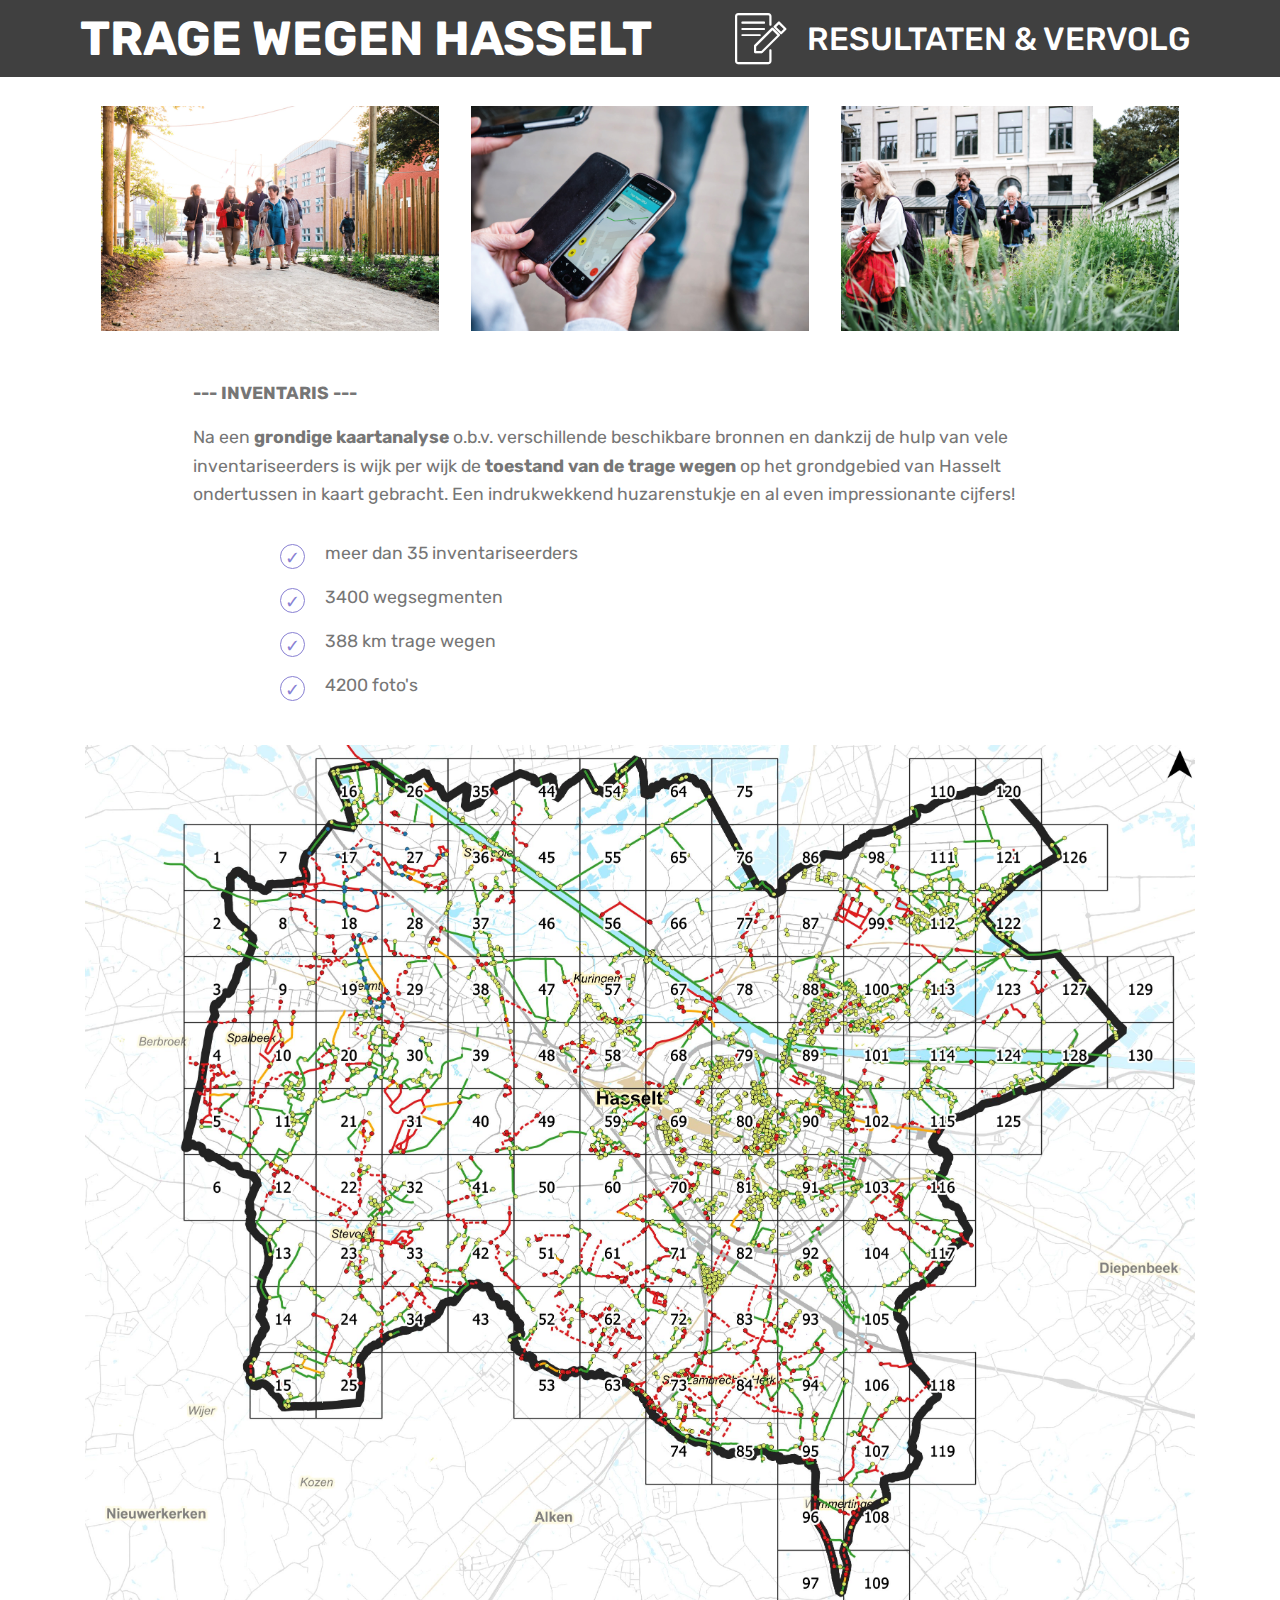
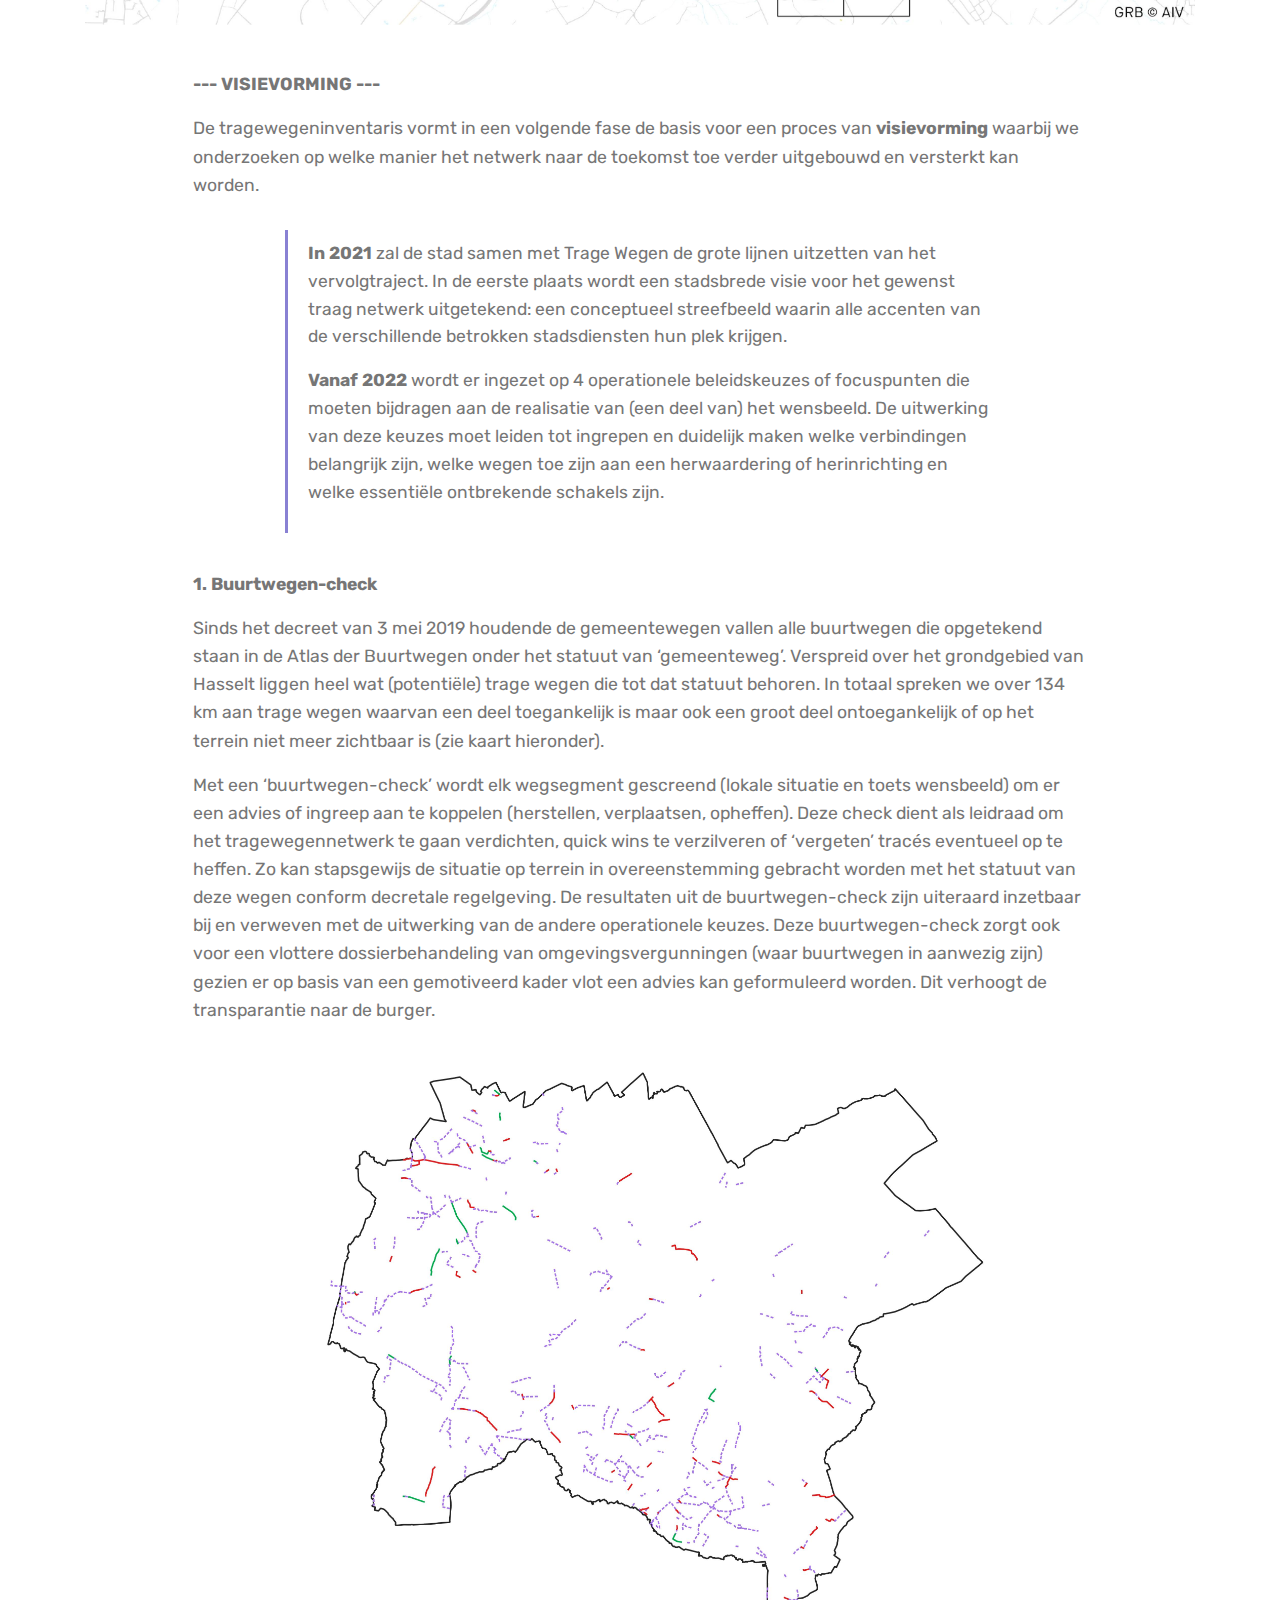
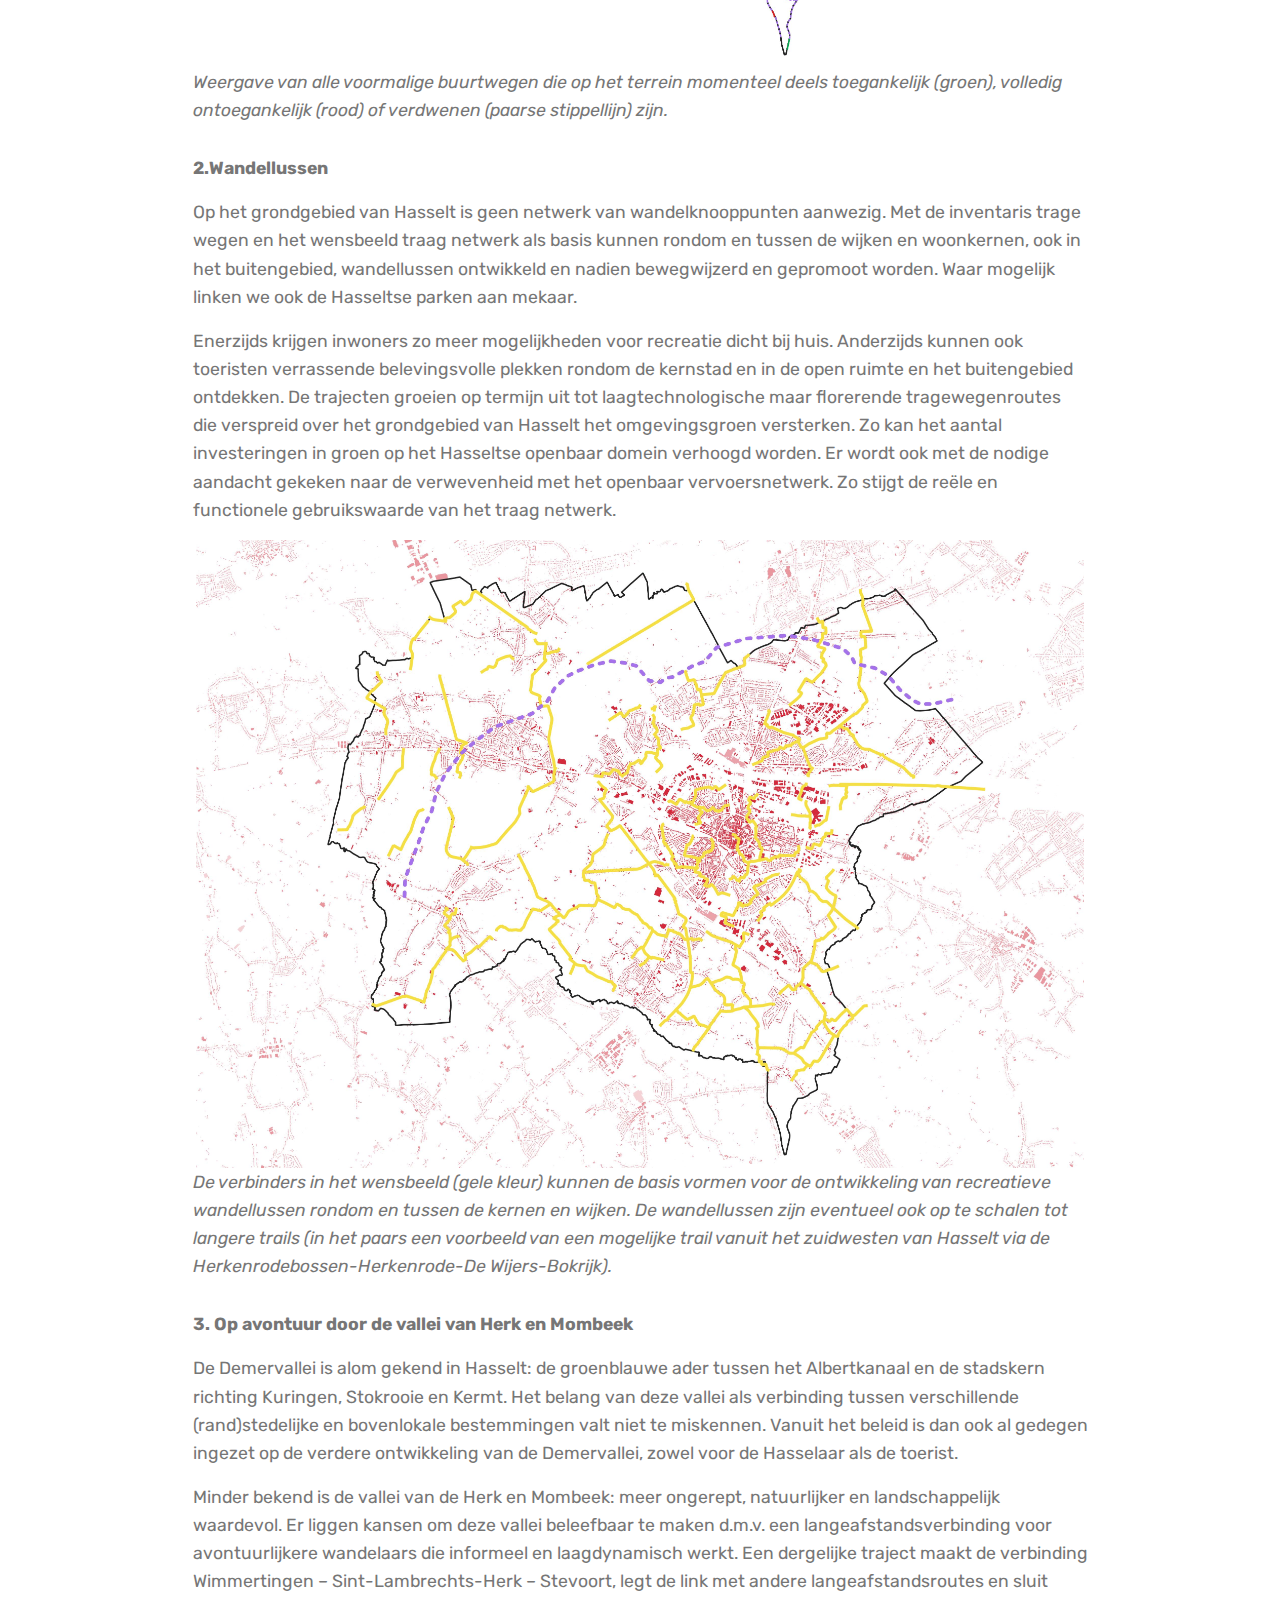
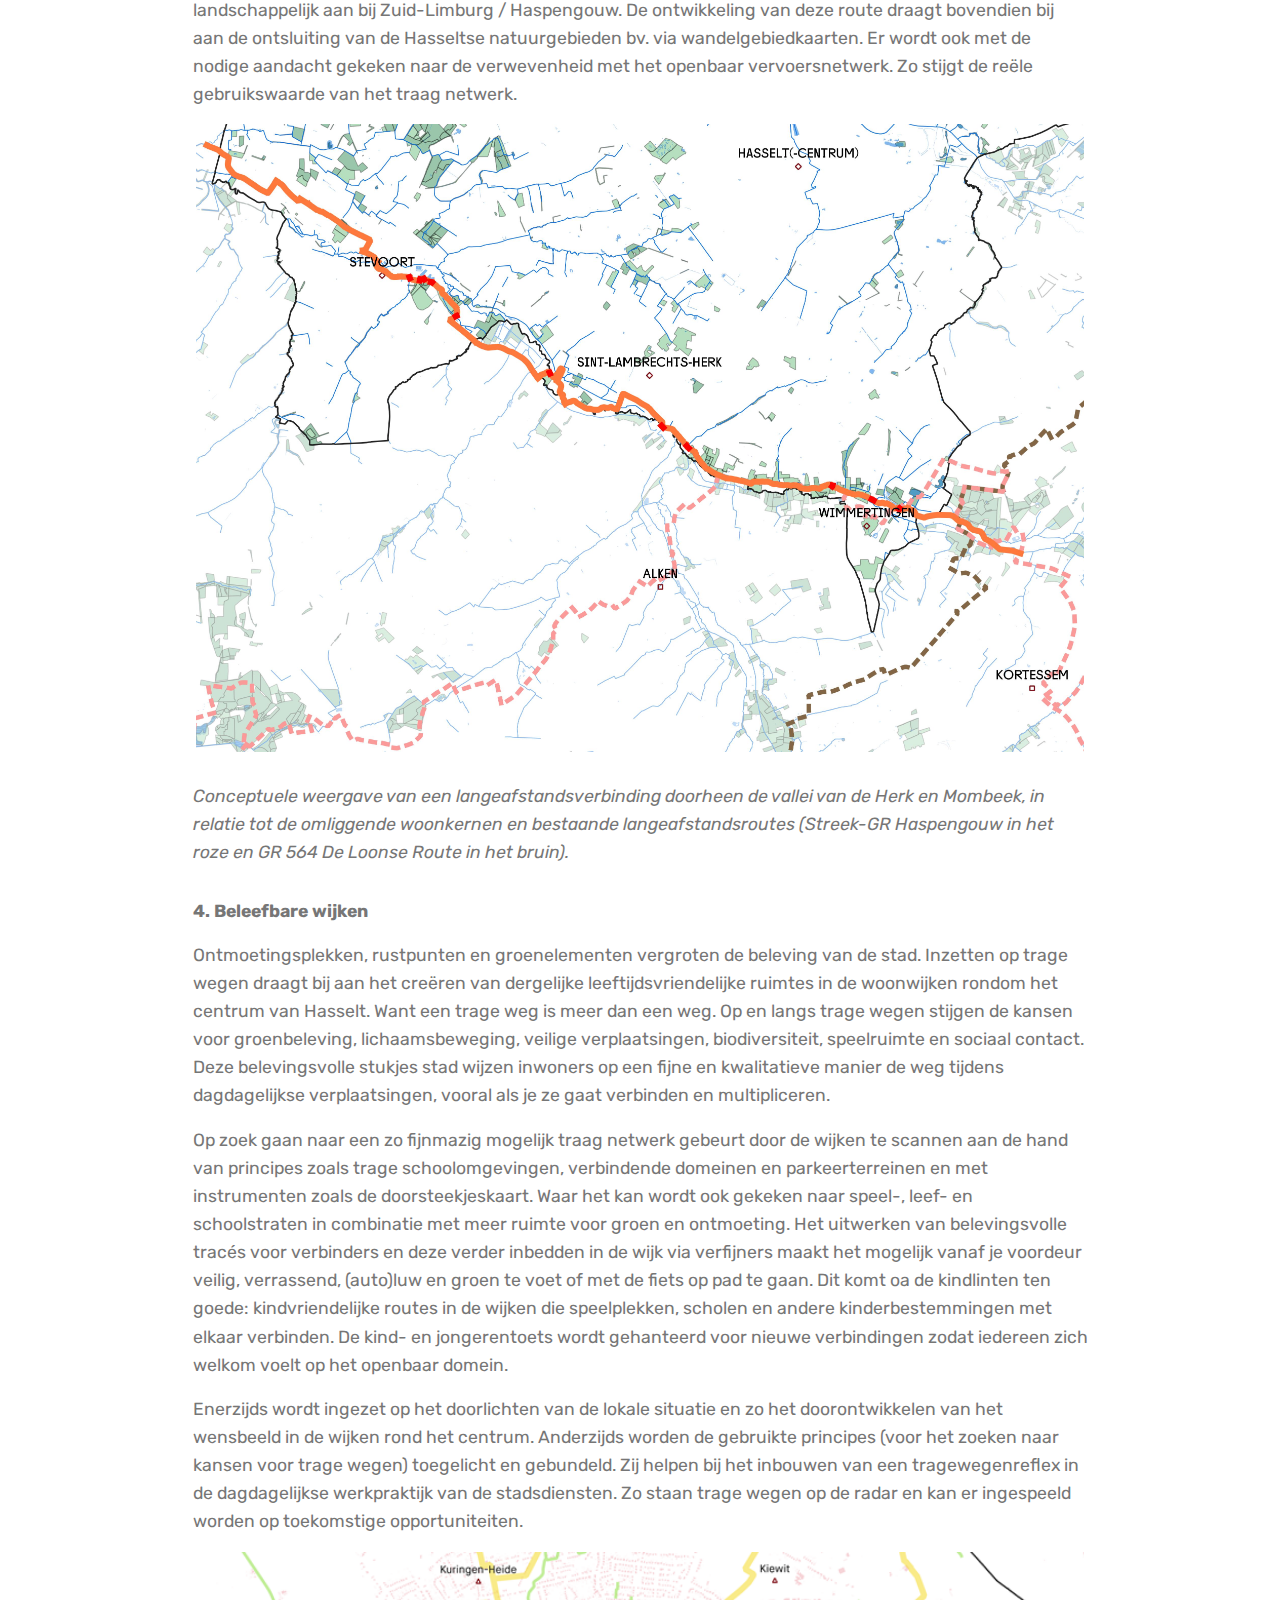
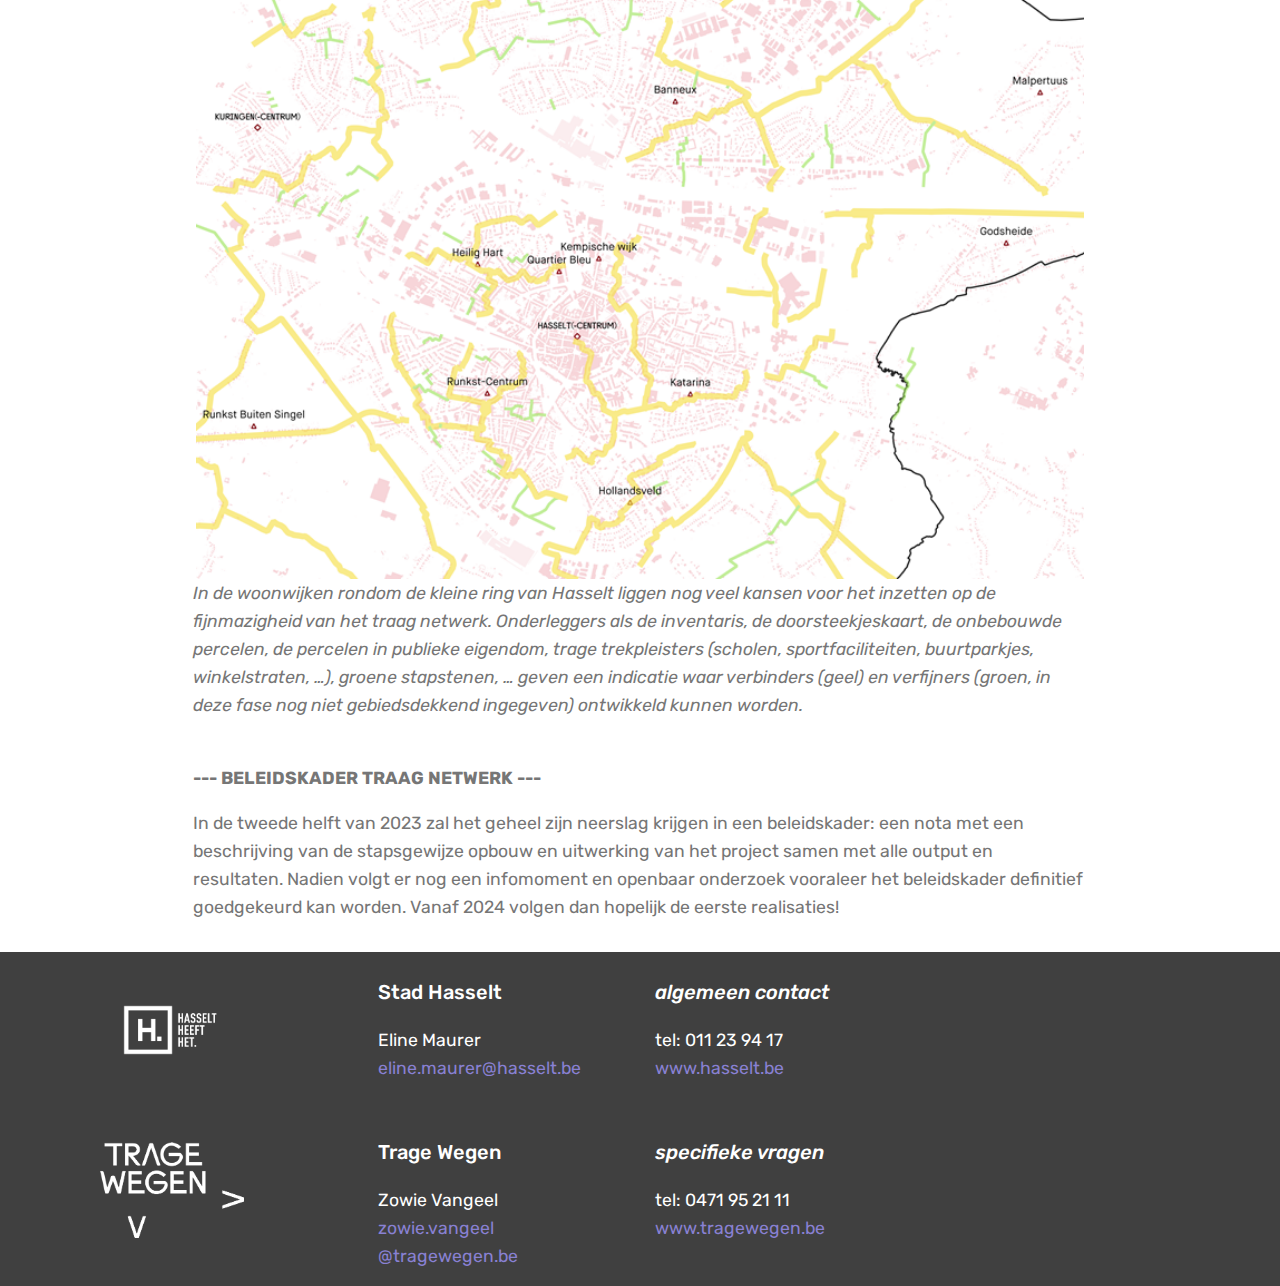
<file: page1.html>
<!DOCTYPE html>
<html  >
<head>
  <!-- Site made with Mobirise Website Builder v4.12.0, https://mobirise.com -->
  <meta charset="UTF-8">
  <meta http-equiv="X-UA-Compatible" content="IE=edge">
  <meta name="generator" content="Mobirise v4.12.0, mobirise.com">
  <meta name="viewport" content="width=device-width, initial-scale=1, minimum-scale=1">
  <link rel="shortcut icon" href="assets/images/logo2.png" type="image/x-icon">
  <meta name="description" content="">
  
  <title>Resultaten & vervolg</title>
  <link rel="stylesheet" href="assets/web/assets/mobirise-icons/mobirise-icons.css">
  <link rel="stylesheet" href="assets/bootstrap/css/bootstrap.min.css">
  <link rel="stylesheet" href="assets/bootstrap/css/bootstrap-grid.min.css">
  <link rel="stylesheet" href="assets/bootstrap/css/bootstrap-reboot.min.css">
  <link rel="stylesheet" href="assets/tether/tether.min.css">
  <link rel="stylesheet" href="assets/dropdown/css/style.css">
  <link rel="stylesheet" href="assets/socicon/css/styles.css">
  <link rel="stylesheet" href="assets/theme/css/style.css">
  <link rel="preload" as="style" href="assets/mobirise/css/mbr-additional.css"><link rel="stylesheet" href="assets/mobirise/css/mbr-additional.css" type="text/css">
  
  
  
</head>
<body>
  <section class="menu cid-rQebA6QEnf" once="menu" id="menu1-1r">

    

    <nav class="navbar navbar-expand beta-menu navbar-dropdown align-items-center navbar-fixed-top navbar-toggleable-sm">
        <button class="navbar-toggler navbar-toggler-right" type="button" data-toggle="collapse" data-target="#navbarSupportedContent" aria-controls="navbarSupportedContent" aria-expanded="false" aria-label="Toggle navigation">
            <div class="hamburger">
                <span></span>
                <span></span>
                <span></span>
                <span></span>
            </div>
        </button>
        <div class="menu-logo">
            <div class="navbar-brand">
                
                <span class="navbar-caption-wrap"><a class="navbar-caption text-white display-1" href="index.html">
                        TRAGE WEGEN HASSELT</a></span>
            </div>
        </div>
        <div class="collapse navbar-collapse" id="navbarSupportedContent">
            <ul class="navbar-nav nav-dropdown nav-right" data-app-modern-menu="true"><li class="nav-item">
                    <a class="nav-link link text-white display-4" href="page1.html"><span class="mbri-edit mbr-iconfont mbr-iconfont-btn"></span>RESULTATEN &amp; VERVOLG</a>
                </li></ul>
            
        </div>
    </nav>
</section>

<section class="engine"><a href="https://mobirise.info/f">easy site builder</a></section><section class="features2 cid-svpmkkqrKI" id="features2-3p">

    

    
    
    <div class="container">
        <div class="media-container-row">
            <div class="card p-3 col-12 col-md-6 col-lg-4">
                <div class="card-wrapper">
                    <div class="card-img">
                        <img src="assets/images/inv-1.jpg" alt="Mobirise" title="">
                    </div>
                    <div class="card-box">
                        
                        
                    </div>
                </div>
            </div>

            <div class="card p-3 col-12 col-md-6 col-lg-4">
                <div class="card-wrapper">
                    <div class="card-img">
                        <img src="assets/images/inv-2.jpg" alt="Mobirise" title="">
                    </div>
                    <div class="card-box ">
                        
                        
                    </div>
                </div>
            </div>

            <div class="card p-3 col-12 col-md-6 col-lg-4">
                <div class="card-wrapper">
                    <div class="card-img">
                        <img src="assets/images/inv-3.jpg" alt="Mobirise" title="">
                    </div>
                    <div class="card-box">
                        
                        
                    </div>
                </div>
            </div>

            
        </div>
    </div>
</section>

<section class="mbr-section article content1 cid-rQebA9BE8m" id="content1-1u">
    
     

    <div class="container">
        <div class="media-container-row">
            <div class="mbr-text col-12 mbr-fonts-style display-7 col-md-10"><p><span style="font-size: 1.1rem;"><strong>--- INVENTARIS ---</strong></span></p><p><span style="font-size: 1.1rem;">Na een <strong>grondige kaartanalyse</strong> o.b.v. verschillende beschikbare bronnen en dankzij de hulp van vele inventariseerders is wijk per wijk de </span><strong>toestand van de trage wegen</strong><span style="font-size: 1.1rem;"> op het grondgebied van Hasselt ondertussen in kaart gebracht. Een indrukwekkend huzarenstukje en al even impressionante cijfers!</span></p></div>
        </div>
    </div>
</section>

<section class="mbr-section article content12 cid-rV0oBivDqC" id="content12-34">
     

    <div class="container">
        <div class="media-container-row">
            <div class="mbr-text counter-container col-12 col-md-8 mbr-fonts-style display-7">
                <ul><li>meer dan 35 inventariseerders</li><li>3400 wegsegmenten&nbsp;</li><li>388 km trage wegen</li>
                    <li>4200 foto's</li>
                </ul>
            </div>
        </div>
    </div>
</section>

<section class="cid-svpl42jW49" id="image1-3o">

    

    <figure class="mbr-figure container">
        <div class="image-block" style="width: 100%;">
            <img src="assets/images/resultaat-1.jpeg" width="1400" alt="Mobirise" title="">
            
        </div>
    </figure>
</section>

<section class="mbr-section article content1 cid-svpev6KB5H" id="content1-3h">
    
     

    <div class="container">
        <div class="media-container-row">
            <div class="mbr-text col-12 mbr-fonts-style display-7 col-md-10"><p><span style="font-size: 1.1rem;"><strong>--- VISIEVORMING ---</strong></span></p><p><span style="font-size: 1.1rem;">De tragewegeninventaris vormt in een volgende fase de basis voor een proces van <strong>visievorming</strong> waarbij we onderzoeken op welke manier het netwerk naar de toekomst toe verder uitgebouwd en versterkt kan worden.&nbsp;</span><br></p></div>
        </div>
    </div>
</section>

<section class="mbr-section article content1 cid-svphMUOvAT" id="content2-3j">

     

    <div class="container">
        <div class="media-container-row">
            <div class="mbr-text col-12 col-md-8 mbr-fonts-style display-7">
                <blockquote><p><span style="font-size: 1.09rem; font-style: normal;"><strong>In 2021</strong> zal de stad samen met Trage Wegen de grote lijnen uitzetten van het vervolgtraject. In de eerste plaats wordt een stadsbrede visie voor het gewenst traag netwerk uitgetekend: een conceptueel streefbeeld waarin alle accenten van de verschillende betrokken stadsdiensten hun plek krijgen.</span></p><p><span style="font-style: normal;"><strong>Vanaf 2022</strong> wordt er ingezet op 4 operationele beleidskeuzes of focuspunten die moeten bijdragen aan de realisatie van (een deel van) het wensbeeld.&nbsp;</span><span style="font-style: normal; font-size: 1.09rem;">De uitwerking van deze keuzes moet leiden tot ingrepen en duidelijk maken welke verbindingen belangrijk zijn, welke wegen toe zijn aan een herwaardering of herinrichting en welke essentiële ontbrekende schakels zijn.</span></p></blockquote>
            </div>
        </div>
    </div>
</section>

<section class="mbr-section article content1 cid-tbthq2PcGF" id="content1-3v">
    
     

    <div class="container">
        <div class="media-container-row">
            <div class="mbr-text col-12 mbr-fonts-style display-7 col-md-10"><p><strong>1. Buurtwegen-check</strong></p><p>Sinds het decreet van 3 mei 2019 houdende de gemeentewegen vallen alle buurtwegen die opgetekend staan in de Atlas der Buurtwegen onder het statuut van ‘gemeenteweg’. Verspreid over het grondgebied van Hasselt liggen heel wat (potentiële) trage wegen die tot dat statuut behoren. In totaal spreken we over 134 km aan trage wegen waarvan een deel toegankelijk is maar ook een groot deel ontoegankelijk of op het terrein niet meer zichtbaar is (zie kaart hieronder).  &nbsp;
</p><p>Met een ‘buurtwegen-check’ wordt elk wegsegment gescreend (lokale situatie en toets wensbeeld) om er een advies of ingreep aan te koppelen (herstellen, verplaatsen, opheffen). Deze check dient als leidraad om het tragewegennetwerk te gaan verdichten, quick wins te verzilveren of ‘vergeten’ tracés eventueel op te heffen. Zo kan stapsgewijs de situatie op terrein in overeenstemming gebracht worden met het statuut van deze wegen conform decretale regelgeving. De resultaten uit de buurtwegen-check zijn uiteraard inzetbaar bij en verweven met de uitwerking van de andere operationele keuzes. Deze buurtwegen-check zorgt ook voor een vlottere dossierbehandeling van omgevingsvergunningen (waar buurtwegen in aanwezig zijn) gezien er op basis van een gemotiveerd kader vlot een advies kan geformuleerd worden. Dit verhoogt de transparantie naar de burger.
</p></div>
        </div>
    </div>
</section>

<section class="cid-tbtoykwHYF" id="image1-3x">

    

    <figure class="mbr-figure container">
        <div class="image-block" style="width: 80%;">
            <img src="assets/images/buurtwegen-ontoegankelijk-verdwenen.jpeg" width="1400" alt="Mobirise" title="">
            
        </div>
    </figure>
</section>

<section class="mbr-section article content1 cid-tbttqmP7FZ" id="content1-44">
    
     

    <div class="container">
        <div class="media-container-row">
            <div class="mbr-text col-12 mbr-fonts-style display-7 col-md-10"><em>Weergave van alle voormalige buurtwegen die op het terrein momenteel deels toegankelijk (groen), volledig ontoegankelijk (rood) of verdwenen (paarse stippellijn) zijn.</em></div>
        </div>
    </div>
</section>

<section class="mbr-section article content1 cid-tbtgYuujvZ" id="content1-3u">
    
     

    <div class="container">
        <div class="media-container-row">
            <div class="mbr-text col-12 mbr-fonts-style display-7 col-md-10"><p><strong>2.Wandellussen</strong></p><p>Op het grondgebied van Hasselt is geen netwerk van wandelknooppunten aanwezig. Met de inventaris trage wegen en het wensbeeld traag netwerk als basis kunnen rondom en tussen de wijken en woonkernen, ook in het buitengebied, wandellussen ontwikkeld en nadien bewegwijzerd en gepromoot worden. Waar mogelijk linken we ook de Hasseltse parken aan mekaar.</p><p>Enerzijds krijgen inwoners zo meer mogelijkheden voor recreatie dicht bij huis. Anderzijds kunnen ook toeristen verrassende belevingsvolle plekken rondom de kernstad en in de open ruimte en het buitengebied ontdekken. De trajecten groeien op termijn uit tot laagtechnologische maar florerende tragewegenroutes die verspreid over het grondgebied van Hasselt het omgevingsgroen versterken. Zo kan het aantal investeringen in groen op het Hasseltse openbaar domein verhoogd worden. Er wordt ook met de nodige aandacht gekeken naar de verwevenheid met het openbaar vervoersnetwerk. Zo stijgt de reële en functionele gebruikswaarde van het traag netwerk.</p></div>
        </div>
    </div>
</section>

<section class="cid-tbtrk1iVcY" id="image1-3y">

    

    <figure class="mbr-figure container">
        <div class="image-block" style="width: 80%;">
            <img src="assets/images/wandellussen.jpeg" width="1400" alt="Mobirise" title="">
            
        </div>
    </figure>
</section>

<section class="mbr-section article content1 cid-tbttFKuqpG" id="content1-46">
    
     

    <div class="container">
        <div class="media-container-row">
            <div class="mbr-text col-12 mbr-fonts-style display-7 col-md-10"><em>De verbinders in het wensbeeld (gele kleur) kunnen de basis vormen voor de ontwikkeling van recreatieve wandellussen rondom en tussen de kernen en wijken. De wandellussen zijn eventueel ook op te schalen tot langere trails (in het paars een voorbeeld van een mogelijke trail vanuit het zuidwesten van Hasselt via de Herkenrodebossen-Herkenrode-De Wijers-Bokrijk).</em></div>
        </div>
    </div>
</section>

<section class="mbr-section article content1 cid-tbtrq8MC13" id="content1-40">
    
     

    <div class="container">
        <div class="media-container-row">
            <div class="mbr-text col-12 mbr-fonts-style display-7 col-md-10"><p><strong>3. Op avontuur door de vallei van Herk en Mombeek</strong></p><p>De Demervallei is alom gekend in Hasselt: de groenblauwe ader tussen het Albertkanaal en de stadskern richting Kuringen, Stokrooie en Kermt. Het belang van deze vallei als verbinding tussen verschillende (rand)stedelijke en bovenlokale bestemmingen valt niet te miskennen. Vanuit het beleid is dan ook al gedegen ingezet op de verdere ontwikkeling van de Demervallei, zowel voor de Hasselaar als de toerist.
</p><p>Minder bekend is de vallei van de Herk en Mombeek: meer ongerept, natuurlijker en landschappelijk waardevol. Er liggen kansen om deze vallei beleefbaar te maken d.m.v. een langeafstandsverbinding voor avontuurlijkere wandelaars die informeel en laagdynamisch werkt. Een dergelijke traject maakt de verbinding Wimmertingen – Sint-Lambrechts-Herk – Stevoort, legt de link met andere langeafstandsroutes en sluit landschappelijk aan bij Zuid-Limburg / Haspengouw. De ontwikkeling van deze route draagt bovendien bij aan de ontsluiting van de Hasseltse natuurgebieden bv. via wandelgebiedkaarten. Er wordt ook met de nodige aandacht gekeken naar de verwevenheid met het openbaar vervoersnetwerk. Zo stijgt de reële gebruikswaarde van het traag netwerk.
</p></div>
        </div>
    </div>
</section>

<section class="cid-tbtrI1vMac" id="image1-41">

    

    <figure class="mbr-figure container">
        <div class="image-block" style="width: 80%;">
            <img src="assets/images/vallei-herk-mombeek.jpeg" width="1400" alt="Mobirise" title="">
            
        </div>
    </figure>
</section>

<section class="mbr-section article content1 cid-tbttOJesQ4" id="content1-47">
    
     

    <div class="container">
        <div class="media-container-row">
            <div class="mbr-text col-12 mbr-fonts-style display-7 col-md-10"><em>Conceptuele weergave van een langeafstandsverbinding doorheen de vallei van de Herk en Mombeek, in relatie tot de omliggende woonkernen en bestaande langeafstandsroutes (Streek-GR Haspengouw in het roze en GR 564 De Loonse Route in het bruin).&nbsp;</em></div>
        </div>
    </div>
</section>

<section class="mbr-section article content1 cid-tbts5ydZKy" id="content1-42">
    
     

    <div class="container">
        <div class="media-container-row">
            <div class="mbr-text col-12 mbr-fonts-style display-7 col-md-10"><p><strong>4. Beleefbare wijken</strong></p><p>Ontmoetingsplekken, rustpunten en groenelementen vergroten de beleving van de stad. Inzetten op trage wegen draagt bij aan het creëren van dergelijke leeftijdsvriendelijke ruimtes in de woonwijken rondom het centrum van Hasselt. Want een trage weg is meer dan een weg. Op en langs trage wegen stijgen de kansen voor groenbeleving, lichaamsbeweging, veilige verplaatsingen, biodiversiteit, speelruimte en sociaal contact. Deze belevingsvolle stukjes stad wijzen inwoners op een fijne en kwalitatieve manier de weg tijdens dagdagelijkse verplaatsingen, vooral als je ze gaat verbinden en multipliceren.
</p><p>Op zoek gaan naar een zo fijnmazig mogelijk traag netwerk gebeurt door de wijken te scannen aan de hand van principes zoals trage schoolomgevingen, verbindende domeinen en parkeerterreinen en met instrumenten zoals de doorsteekjeskaart. Waar het kan wordt ook gekeken naar speel-, leef- en schoolstraten in combinatie met meer ruimte voor groen en ontmoeting. Het uitwerken van belevingsvolle tracés voor verbinders en deze verder inbedden in de wijk via verfijners maakt het mogelijk vanaf je voordeur veilig, verrassend, (auto)luw en groen te voet of met de fiets op pad te gaan. Dit komt oa de kindlinten ten goede: kindvriendelijke routes in de wijken die speelplekken, scholen en andere kinderbestemmingen met elkaar verbinden. De kind- en jongerentoets wordt gehanteerd voor nieuwe verbindingen zodat iedereen zich welkom voelt op het openbaar domein. 
</p><p>Enerzijds wordt ingezet op het doorlichten van de lokale situatie en zo het doorontwikkelen van het wensbeeld in de wijken rond het centrum. Anderzijds worden de gebruikte principes (voor het zoeken naar kansen voor trage wegen) toegelicht en gebundeld. Zij helpen bij het inbouwen van een tragewegenreflex in de dagdagelijkse werkpraktijk van de stadsdiensten. Zo staan trage wegen op de radar en kan er ingespeeld worden op toekomstige opportuniteiten.
</p></div>
        </div>
    </div>
</section>

<section class="cid-tbts6670h6" id="image1-43">

    

    <figure class="mbr-figure container">
        <div class="image-block" style="width: 80%;">
            <img src="assets/images/beleefbare-wijken.png" width="1400" alt="Mobirise" title="">
            
        </div>
    </figure>
</section>

<section class="mbr-section article content1 cid-tbtuSP4hNx" id="content1-48">
    
     

    <div class="container">
        <div class="media-container-row">
            <div class="mbr-text col-12 mbr-fonts-style display-7 col-md-10"><em>In de woonwijken rondom de kleine ring van Hasselt liggen nog veel kansen voor het inzetten op de fijnmazigheid van het traag netwerk. Onderleggers als de inventaris, de doorsteekjeskaart, de onbebouwde percelen, de percelen in publieke eigendom, trage trekpleisters (scholen, sportfaciliteiten, buurtparkjes, winkelstraten, …), groene stapstenen, … geven een indicatie waar verbinders (geel) en verfijners (groen, in deze fase nog niet gebiedsdekkend ingegeven) ontwikkeld kunnen worden.</em></div>
        </div>
    </div>
</section>

<section class="mbr-section article content1 cid-tbtx6IJTWH" id="content1-4c">
    
     

    <div class="container">
        <div class="media-container-row">
            <div class="mbr-text col-12 mbr-fonts-style display-7 col-md-10"><p><strong>--- BELEIDSKADER TRAAG NETWERK ---</strong></p><p>In de tweede helft van 2023 zal het geheel zijn neerslag krijgen in een beleidskader: een nota met een beschrijving van de stapsgewijze opbouw en uitwerking van het project samen met alle output en resultaten.&nbsp;<span style="font-size: 1.1rem;">Nadien volgt er nog een infomoment en openbaar onderzoek vooraleer het beleidskader definitief goedgekeurd kan worden.&nbsp;</span><span style="font-size: 1.1rem;">Vanaf 2024 volgen dan hopelijk de eerste realisaties!&nbsp;</span></p></div>
        </div>
    </div>
</section>

<section class="cid-rQebAdBGIQ" id="footer1-1y">

    

    

    <div class="container">
        <div class="media-container-row content text-white">
            <div class="col-12 col-md-3">
                <div class="media-wrap">
                    <a href="https://www.hasselt.be" target="_blank">
                        <img src="assets/images/hasselt-heeft-het-logo-wit-lores.png" alt="Mobirise" title="">
                    </a>
                </div>
            </div>
            <div class="col-12 col-md-3 mbr-fonts-style display-7">
                <h5 class="pb-3">Stad Hasselt<br></h5>
                <p class="mbr-text">
                    Eline Maurer&nbsp; &nbsp; &nbsp; &nbsp; &nbsp; &nbsp; &nbsp; &nbsp; &nbsp;&nbsp;<br><a href="mailto:eline.maurer@hasselt.be">eline.maurer@hasselt.be</a><br></p>
            </div>
            <div class="col-12 col-md-3 mbr-fonts-style display-7">
                <h5 class="pb-3"><em>algemeen contact</em></h5>
                <p class="mbr-text">tel: 011 23 94 17<br><a href="https://www.hasselt.be" target="_blank">www.hasselt.be</a><br><br></p>
            </div>
            <div class="col-12 col-md-3 mbr-fonts-style display-7">
                <h5 class="pb-3"></h5>
                <p class="mbr-text"><br><br><br></p>
            </div>
        </div>
        
    </div>
</section>

<section class="cid-rQebAen0j0" id="footer1-1z">

    

    

    <div class="container">
        <div class="media-container-row content text-white">
            <div class="col-12 col-md-3">
                <div class="media-wrap">
                    <a href="https://www.tragewegen.be" target="_blank">
                        <img src="assets/images/logometpijltjes-wit-1.png" alt="Mobirise" title="">
                    </a>
                </div>
            </div>
            <div class="col-12 col-md-3 mbr-fonts-style display-7">
                <h5 class="pb-3">Trage Wegen<br></h5>
                <p class="mbr-text">Zowie Vangeel<br><a href="mailto:hasselt@tragewegen.be">zowie.vangeel @tragewegen.be</a><br></p>
            </div>
            <div class="col-12 col-md-3 mbr-fonts-style display-7">
                <h5 class="pb-3"><em>specifieke vragen</em></h5>
                <p class="mbr-text">tel: 0471 95 21 11<br><a href="https://www.tragewegen.be" target="_blank">www.tragewegen.be</a><br></p>
            </div>
            <div class="col-12 col-md-3 mbr-fonts-style display-7">
                <h5 class="pb-3"></h5>
                <p class="mbr-text"><br><br><br></p>
            </div>
        </div>
        
    </div>
</section>


  <script src="assets/web/assets/jquery/jquery.min.js"></script>
  <script src="assets/popper/popper.min.js"></script>
  <script src="assets/bootstrap/js/bootstrap.min.js"></script>
  <script src="assets/tether/tether.min.js"></script>
  <script src="assets/smoothscroll/smooth-scroll.js"></script>
  <script src="assets/dropdown/js/nav-dropdown.js"></script>
  <script src="assets/dropdown/js/navbar-dropdown.js"></script>
  <script src="assets/touchswipe/jquery.touch-swipe.min.js"></script>
  <script src="assets/theme/js/script.js"></script>
  
  
</body>
</html>
</file>
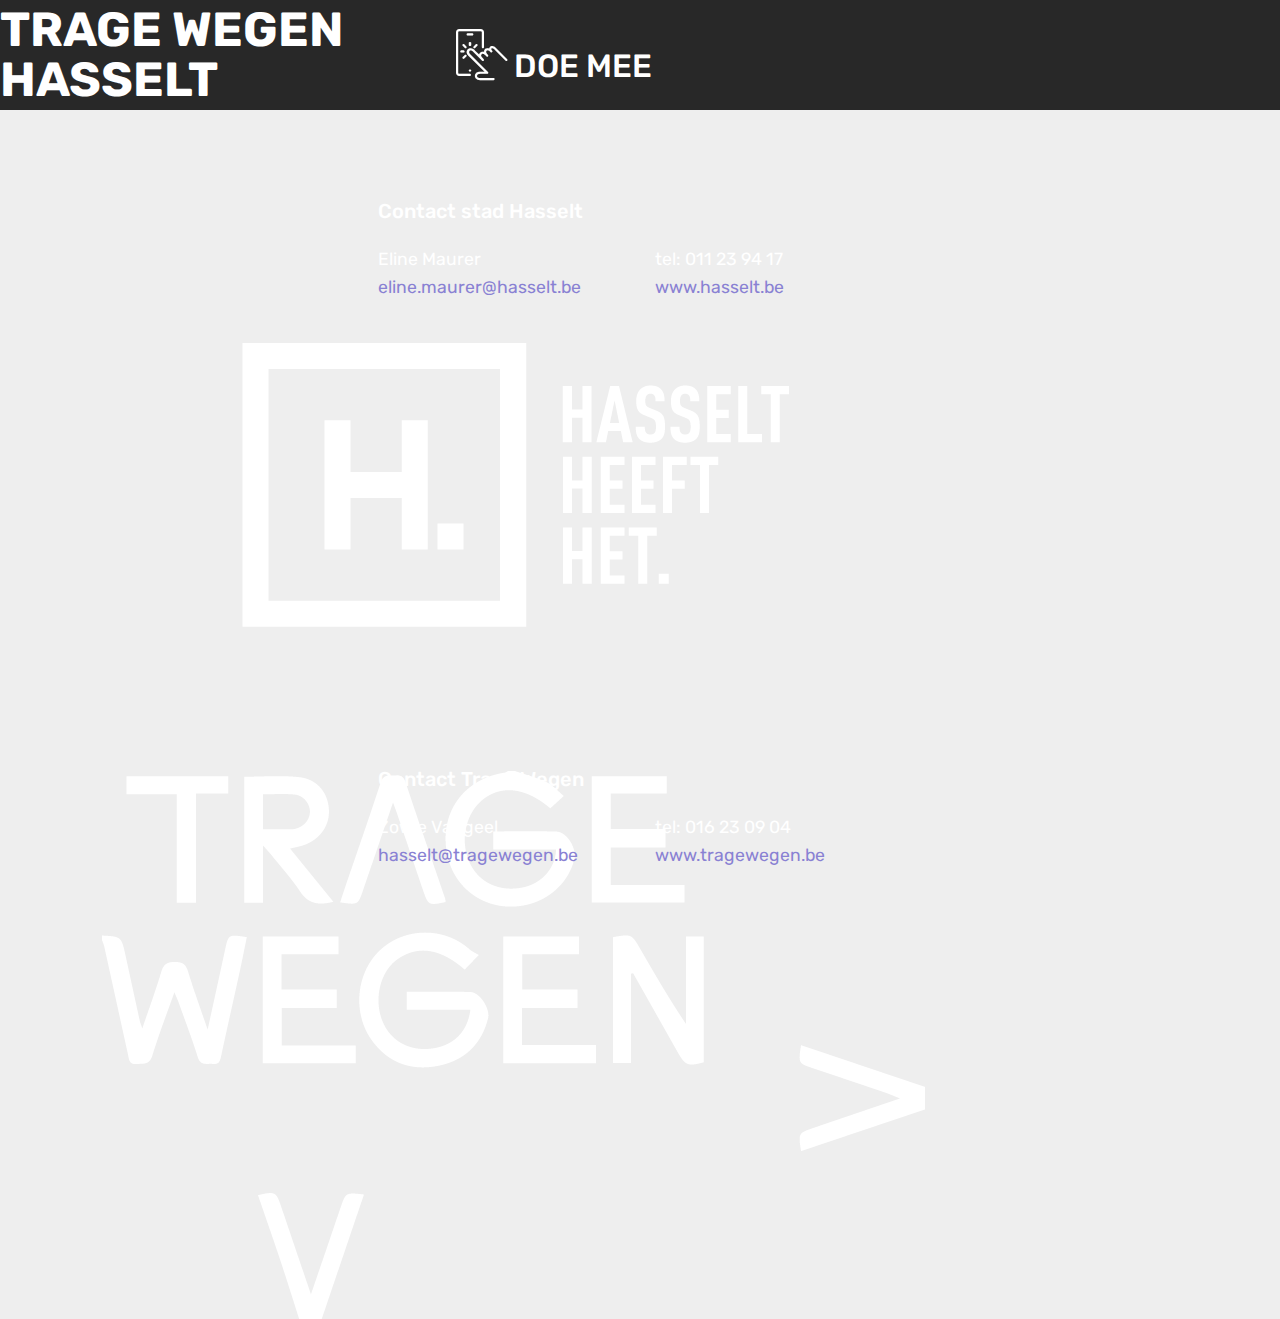
<file: page2.html>
<!DOCTYPE html>
<html  >
<head>
  <!-- Site made with Mobirise Website Builder v4.12.0, https://mobirise.com -->
  <meta charset="UTF-8">
  <meta http-equiv="X-UA-Compatible" content="IE=edge">
  <meta name="generator" content="Mobirise v4.12.0, mobirise.com">
  <meta name="viewport" content="width=device-width, initial-scale=1, minimum-scale=1">
  <link rel="shortcut icon" href="assets/images/logo2.png" type="image/x-icon">
  <meta name="description" content="">
  
  <title>Kaart</title>
  <link rel="stylesheet" href="assets/web/assets/mobirise-icons/mobirise-icons.css">
  <link rel="stylesheet" href="assets/bootstrap/css/bootstrap.min.css">
  <link rel="stylesheet" href="assets/bootstrap/css/bootstrap-grid.min.css">
  <link rel="stylesheet" href="assets/bootstrap/css/bootstrap-reboot.min.css">
  <link rel="stylesheet" href="assets/tether/tether.min.css">
  <link rel="stylesheet" href="assets/dropdown/css/style.css">
  <link rel="stylesheet" href="assets/socicon/css/styles.css">
  <link rel="stylesheet" href="assets/theme/css/style.css">
  <link rel="preload" as="style" href="assets/mobirise/css/mbr-additional.css"><link rel="stylesheet" href="assets/mobirise/css/mbr-additional.css" type="text/css">
  
  
  
</head>
<body>
  <section class="menu cid-rQi5Ud4xOZ" once="menu" id="menu1-2a">

    

    <nav class="navbar navbar-expand beta-menu navbar-dropdown align-items-center navbar-fixed-top navbar-toggleable-sm">
        <button class="navbar-toggler navbar-toggler-right" type="button" data-toggle="collapse" data-target="#navbarSupportedContent" aria-controls="navbarSupportedContent" aria-expanded="false" aria-label="Toggle navigation">
            <div class="hamburger">
                <span></span>
                <span></span>
                <span></span>
                <span></span>
            </div>
        </button>
        <div class="menu-logo">
            <div class="navbar-brand">
                
                <span class="navbar-caption-wrap"><a class="navbar-caption text-white display-1" href="index.html">
                        TRAGE WEGEN HASSELT</a></span>
            </div>
        </div>
        <div class="collapse navbar-collapse" id="navbarSupportedContent">
            <ul class="navbar-nav nav-dropdown nav-right" data-app-modern-menu="true"><li class="nav-item">
                    <a class="nav-link link text-white display-4" href="page1.html"><span class="mbri-touch mbr-iconfont mbr-iconfont-btn"></span>
                        
                        DOE MEE</a>
                </li></ul>
            
        </div>
    </nav>
</section>

<section class="engine"><a href="https://mobirise.info/b">create your own site for free</a></section><section class="mbr-section article content1 cid-rQiPjXmZsf" id="content1-2q">
    
     

    <div class="container">
        <div class="media-container-row">
            <div class="mbr-text col-12 mbr-fonts-style display-7 col-md-8"><p>Hieronder komt binnenkort de <strong>WERKKAART</strong> van de trage wegen in Hasselt.</p></div>
        </div>
    </div>
</section>

<section class="map1 cid-rQiNPBgtez" id="map1-2l">

     

    <div class="google-map"><iframe frameborder="0" style="border:0" src="https://www.google.com/maps/embed/v1/place?key=AIzaSyCx3d07zxHPLvkFBLlAR3Ng8a9wsAsGoJ8&amp;q=place_id:ChIJt13X3oMhwUcRgSF-fgJ7y_c" allowfullscreen=""></iframe></div>
</section>

<section class="cid-rQi5UjHfn4" id="footer1-2h">

    

    

    <div class="container">
        <div class="media-container-row content text-white">
            <div class="col-12 col-md-3">
                <div class="media-wrap">
                    <a href="https://www.hasselt.be" target="_blank">
                        <img src="assets/images/hasselt-heeft-het-logo-wit-lores.png" alt="Mobirise" title="">
                    </a>
                </div>
            </div>
            <div class="col-12 col-md-3 mbr-fonts-style display-7">
                <h5 class="pb-3">Contact stad Hasselt</h5>
                <p class="mbr-text">
                    Eline Maurer &nbsp; &nbsp; &nbsp; &nbsp; &nbsp; &nbsp; &nbsp; &nbsp; &nbsp; &nbsp;&nbsp;<br><a href="mailto:eline.maurer@hasselt.be">eline.maurer@hasselt.be</a><br><br></p>
            </div>
            <div class="col-12 col-md-3 mbr-fonts-style display-7">
                <h5 class="pb-3">&nbsp;</h5>
                <p class="mbr-text">tel: 011 23 94 17<br><a href="https://www.hasselt.be" target="_blank">www.hasselt.be</a><br><br></p>
            </div>
            <div class="col-12 col-md-3 mbr-fonts-style display-7">
                <h5 class="pb-3"></h5>
                <p class="mbr-text"><br><br><br></p>
            </div>
        </div>
        
    </div>
</section>

<section class="cid-rQi5UkqXan" id="footer1-2i">

    

    

    <div class="container">
        <div class="media-container-row content text-white">
            <div class="col-12 col-md-3">
                <div class="media-wrap">
                    <a href="https://www.tragewegen.be" target="_blank">
                        <img src="assets/images/logometpijltjes-wit-1.png" alt="Mobirise" title="">
                    </a>
                </div>
            </div>
            <div class="col-12 col-md-3 mbr-fonts-style display-7">
                <h5 class="pb-3">Contact Trage Wegen</h5>
                <p class="mbr-text">Zowie Vangeel<br><a href="mailto:hasselt@tragewegen.be">hasselt@tragewegen.be</a><br></p>
            </div>
            <div class="col-12 col-md-3 mbr-fonts-style display-7">
                <h5 class="pb-3">&nbsp;</h5>
                <p class="mbr-text">tel: 016 23 09 04<br><a href="https://www.tragewegen.be" target="_blank">www.tragewegen.be</a><br></p>
            </div>
            <div class="col-12 col-md-3 mbr-fonts-style display-7">
                <h5 class="pb-3"></h5>
                <p class="mbr-text"><br><br><br></p>
            </div>
        </div>
        
    </div>
</section>


  <script src="assets/web/assets/jquery/jquery.min.js"></script>
  <script src="assets/popper/popper.min.js"></script>
  <script src="assets/bootstrap/js/bootstrap.min.js"></script>
  <script src="assets/tether/tether.min.js"></script>
  <script src="assets/smoothscroll/smooth-scroll.js"></script>
  <script src="assets/dropdown/js/nav-dropdown.js"></script>
  <script src="assets/dropdown/js/navbar-dropdown.js"></script>
  <script src="assets/touchswipe/jquery.touch-swipe.min.js"></script>
  <script src="assets/theme/js/script.js"></script>
  
  
</body>
</html>
</file>
<file: assets/web/assets/mobirise-icons/mobirise-icons.css>
@font-face {
  font-family: 'MobiriseIcons';
  src:  url('mobirise-icons.eot?spat4u');
  src:  url('mobirise-icons.eot?spat4u#iefix') format('embedded-opentype'),
    url('mobirise-icons.ttf?spat4u') format('truetype'),
    url('mobirise-icons.woff?spat4u') format('woff'),
    url('mobirise-icons.svg?spat4u#MobiriseIcons') format('svg');
  font-weight: normal;
  font-style: normal;
  font-display: swap;
}

[class^="mbri-"], [class*=" mbri-"] {
  /* use !important to prevent issues with browser extensions that change fonts */
  font-family: MobiriseIcons !important;
  speak: none;
  font-style: normal;
  font-weight: normal;
  font-variant: normal;
  text-transform: none;
  line-height: 1;

  /* Better Font Rendering =========== */
  -webkit-font-smoothing: antialiased;
  -moz-osx-font-smoothing: grayscale;
}

.mbri-add-submenu:before {
  content: "\e900";
}
.mbri-alert:before {
  content: "\e901";
}
.mbri-align-center:before {
  content: "\e902";
}
.mbri-align-justify:before {
  content: "\e903";
}
.mbri-align-left:before {
  content: "\e904";
}
.mbri-align-right:before {
  content: "\e905";
}
.mbri-android:before {
  content: "\e906";
}
.mbri-apple:before {
  content: "\e907";
}
.mbri-arrow-down:before {
  content: "\e908";
}
.mbri-arrow-next:before {
  content: "\e909";
}
.mbri-arrow-prev:before {
  content: "\e90a";
}
.mbri-arrow-up:before {
  content: "\e90b";
}
.mbri-bold:before {
  content: "\e90c";
}
.mbri-bookmark:before {
  content: "\e90d";
}
.mbri-bootstrap:before {
  content: "\e90e";
}
.mbri-briefcase:before {
  content: "\e90f";
}
.mbri-browse:before {
  content: "\e910";
}
.mbri-bulleted-list:before {
  content: "\e911";
}
.mbri-calendar:before {
  content: "\e912";
}
.mbri-camera:before {
  content: "\e913";
}
.mbri-cart-add:before {
  content: "\e914";
}
.mbri-cart-full:before {
  content: "\e915";
}
.mbri-cash:before {
  content: "\e916";
}
.mbri-change-style:before {
  content: "\e917";
}
.mbri-chat:before {
  content: "\e918";
}
.mbri-clock:before {
  content: "\e919";
}
.mbri-close:before {
  content: "\e91a";
}
.mbri-cloud:before {
  content: "\e91b";
}
.mbri-code:before {
  content: "\e91c";
}
.mbri-contact-form:before {
  content: "\e91d";
}
.mbri-credit-card:before {
  content: "\e91e";
}
.mbri-cursor-click:before {
  content: "\e91f";
}
.mbri-cust-feedback:before {
  content: "\e920";
}
.mbri-database:before {
  content: "\e921";
}
.mbri-delivery:before {
  content: "\e922";
}
.mbri-desktop:before {
  content: "\e923";
}
.mbri-devices:before {
  content: "\e924";
}
.mbri-down:before {
  content: "\e925";
}
.mbri-download:before {
  content: "\e989";
}
.mbri-drag-n-drop:before {
  content: "\e927";
}
.mbri-drag-n-drop2:before {
  content: "\e928";
}
.mbri-edit:before {
  content: "\e929";
}
.mbri-edit2:before {
  content: "\e92a";
}
.mbri-error:before {
  content: "\e92b";
}
.mbri-extension:before {
  content: "\e92c";
}
.mbri-features:before {
  content: "\e92d";
}
.mbri-file:before {
  content: "\e92e";
}
.mbri-flag:before {
  content: "\e92f";
}
.mbri-folder:before {
  content: "\e930";
}
.mbri-gift:before {
  content: "\e931";
}
.mbri-github:before {
  content: "\e932";
}
.mbri-globe:before {
  content: "\e933";
}
.mbri-globe-2:before {
  content: "\e934";
}
.mbri-growing-chart:before {
  content: "\e935";
}
.mbri-hearth:before {
  content: "\e936";
}
.mbri-help:before {
  content: "\e937";
}
.mbri-home:before {
  content: "\e938";
}
.mbri-hot-cup:before {
  content: "\e939";
}
.mbri-idea:before {
  content: "\e93a";
}
.mbri-image-gallery:before {
  content: "\e93b";
}
.mbri-image-slider:before {
  content: "\e93c";
}
.mbri-info:before {
  content: "\e93d";
}
.mbri-italic:before {
  content: "\e93e";
}
.mbri-key:before {
  content: "\e93f";
}
.mbri-laptop:before {
  content: "\e940";
}
.mbri-layers:before {
  content: "\e941";
}
.mbri-left-right:before {
  content: "\e942";
}
.mbri-left:before {
  content: "\e943";
}
.mbri-letter:before {
  content: "\e944";
}
.mbri-like:before {
  content: "\e945";
}
.mbri-link:before {
  content: "\e946";
}
.mbri-lock:before {
  content: "\e947";
}
.mbri-login:before {
  content: "\e948";
}
.mbri-logout:before {
  content: "\e949";
}
.mbri-magic-stick:before {
  content: "\e94a";
}
.mbri-map-pin:before {
  content: "\e94b";
}
.mbri-menu:before {
  content: "\e94c";
}
.mbri-mobile:before {
  content: "\e94d";
}
.mbri-mobile2:before {
  content: "\e94e";
}
.mbri-mobirise:before {
  content: "\e94f";
}
.mbri-more-horizontal:before {
  content: "\e950";
}
.mbri-more-vertical:before {
  content: "\e951";
}
.mbri-music:before {
  content: "\e952";
}
.mbri-new-file:before {
  content: "\e953";
}
.mbri-numbered-list:before {
  content: "\e954";
}
.mbri-opened-folder:before {
  content: "\e955";
}
.mbri-pages:before {
  content: "\e956";
}
.mbri-paper-plane:before {
  content: "\e957";
}
.mbri-paperclip:before {
  content: "\e958";
}
.mbri-photo:before {
  content: "\e959";
}
.mbri-photos:before {
  content: "\e95a";
}
.mbri-pin:before {
  content: "\e95b";
}
.mbri-play:before {
  content: "\e95c";
}
.mbri-plus:before {
  content: "\e95d";
}
.mbri-preview:before {
  content: "\e95e";
}
.mbri-print:before {
  content: "\e95f";
}
.mbri-protect:before {
  content: "\e960";
}
.mbri-question:before {
  content: "\e961";
}
.mbri-quote-left:before {
  content: "\e962";
}
.mbri-quote-right:before {
  content: "\e963";
}
.mbri-refresh:before {
  content: "\e964";
}
.mbri-responsive:before {
  content: "\e965";
}
.mbri-right:before {
  content: "\e966";
}
.mbri-rocket:before {
  content: "\e967";
}
.mbri-sad-face:before {
  content: "\e968";
}
.mbri-sale:before {
  content: "\e969";
}
.mbri-save:before {
  content: "\e96a";
}
.mbri-search:before {
  content: "\e96b";
}
.mbri-setting:before {
  content: "\e96c";
}
.mbri-setting2:before {
  content: "\e96d";
}
.mbri-setting3:before {
  content: "\e96e";
}
.mbri-share:before {
  content: "\e96f";
}
.mbri-shopping-bag:before {
  content: "\e970";
}
.mbri-shopping-basket:before {
  content: "\e971";
}
.mbri-shopping-cart:before {
  content: "\e972";
}
.mbri-sites:before {
  content: "\e973";
}
.mbri-smile-face:before {
  content: "\e974";
}
.mbri-speed:before {
  content: "\e975";
}
.mbri-star:before {
  content: "\e976";
}
.mbri-success:before {
  content: "\e977";
}
.mbri-sun:before {
  content: "\e978";
}
.mbri-sun2:before {
  content: "\e979";
}
.mbri-tablet:before {
  content: "\e97a";
}
.mbri-tablet-vertical:before {
  content: "\e97b";
}
.mbri-target:before {
  content: "\e97c";
}
.mbri-timer:before {
  content: "\e97d";
}
.mbri-to-ftp:before {
  content: "\e97e";
}
.mbri-to-local-drive:before {
  content: "\e97f";
}
.mbri-touch-swipe:before {
  content: "\e980";
}
.mbri-touch:before {
  content: "\e981";
}
.mbri-trash:before {
  content: "\e982";
}
.mbri-underline:before {
  content: "\e983";
}
.mbri-unlink:before {
  content: "\e984";
}
.mbri-unlock:before {
  content: "\e985";
}
.mbri-up-down:before {
  content: "\e986";
}
.mbri-up:before {
  content: "\e987";
}
.mbri-update:before {
  content: "\e988";
}
.mbri-upload:before {
 content: "\e926"; 
}
.mbri-user:before {
  content: "\e98a";
}
.mbri-user2:before {
  content: "\e98b";
}
.mbri-users:before {
  content: "\e98c";
}
.mbri-video:before {
  content: "\e98d";
}
.mbri-video-play:before {
  content: "\e98e";
}
.mbri-watch:before {
  content: "\e98f";
}
.mbri-website-theme:before {
  content: "\e990";
}
.mbri-wifi:before {
  content: "\e991";
}
.mbri-windows:before {
  content: "\e992";
}
.mbri-zoom-out:before {
  content: "\e993";
}
.mbri-redo:before {
  content: "\e994";
}
.mbri-undo:before {
  content: "\e995";
}
</file>
<file: assets/dropdown/css/style.css>
.navbar-dropdown {
  left: 0;
  padding: 0;
  position: absolute;
  right: 0;
  top: 0;
  transition: all 0.45s ease;
  z-index: 1030;
  background: #282828; }
  .navbar-dropdown .navbar-logo {
    margin-right: 0.8rem;
    transition: margin 0.3s ease-in-out;
    vertical-align: middle; }
    .navbar-dropdown .navbar-logo img {
      height: 3.125rem;
      transition: all 0.3s ease-in-out; }
    .navbar-dropdown .navbar-logo.mbr-iconfont {
      font-size: 3.125rem;
      line-height: 3.125rem; }
  .navbar-dropdown .navbar-caption {
    font-weight: 700;
    white-space: normal;
    vertical-align: -4px;
    line-height: 3.125rem !important; }
    .navbar-dropdown .navbar-caption, .navbar-dropdown .navbar-caption:hover {
      color: inherit;
      text-decoration: none; }
  .navbar-dropdown .mbr-iconfont + .navbar-caption {
    vertical-align: -1px; }
  .navbar-dropdown.navbar-fixed-top {
    position: fixed; }
  .navbar-dropdown .navbar-brand span {
    vertical-align: -4px; }
  .navbar-dropdown.bg-color.transparent {
    background: none; }
  .navbar-dropdown.navbar-short .navbar-brand {
    padding: 0.625rem 0; }
    .navbar-dropdown.navbar-short .navbar-brand span {
      vertical-align: -1px; }
  .navbar-dropdown.navbar-short .navbar-caption {
    line-height: 2.375rem !important;
    vertical-align: -2px; }
  .navbar-dropdown.navbar-short .navbar-logo {
    margin-right: 0.5rem; }
    .navbar-dropdown.navbar-short .navbar-logo img {
      height: 2.375rem; }
    .navbar-dropdown.navbar-short .navbar-logo.mbr-iconfont {
      font-size: 2.375rem;
      line-height: 2.375rem; }
  .navbar-dropdown.navbar-short .mbr-table-cell {
    height: 3.625rem; }
  .navbar-dropdown .navbar-close {
    left: 0.6875rem;
    position: fixed;
    top: 0.75rem;
    z-index: 1000; }
  .navbar-dropdown .hamburger-icon {
    content: "";
    display: inline-block;
    vertical-align: middle;
    width: 16px;
    -webkit-box-shadow: 0 -6px 0 1px #282828,0 0 0 1px #282828,0 6px 0 1px #282828;
    -moz-box-shadow: 0 -6px 0 1px #282828,0 0 0 1px #282828,0 6px 0 1px #282828;
    box-shadow: 0 -6px 0 1px #282828,0 0 0 1px #282828,0 6px 0 1px #282828; }

.dropdown-menu .dropdown-toggle[data-toggle="dropdown-submenu"]::after {
  border-bottom: 0.35em solid transparent;
  border-left: 0.35em solid;
  border-right: 0;
  border-top: 0.35em solid transparent;
  margin-left: 0.3rem; }

.dropdown-menu .dropdown-item:focus {
  outline: 0; }

.nav-dropdown {
  font-size: 0.75rem;
  font-weight: 500;
  height: auto !important; }
  .nav-dropdown .nav-btn {
    padding-left: 1rem; }
  .nav-dropdown .link {
    margin: .667em 1.667em;
    font-weight: 500;
    padding: 0;
    transition: color .2s ease-in-out; }
    .nav-dropdown .link.dropdown-toggle {
      margin-right: 2.583em; }
      .nav-dropdown .link.dropdown-toggle::after {
        margin-left: .25rem;
        border-top: 0.35em solid;
        border-right: 0.35em solid transparent;
        border-left: 0.35em solid transparent;
        border-bottom: 0; }
      .nav-dropdown .link.dropdown-toggle[aria-expanded="true"] {
        margin: 0;
        padding: 0.667em 3.263em  0.667em 1.667em; }
  .nav-dropdown .link::after,
  .nav-dropdown .dropdown-item::after {
    color: inherit; }
  .nav-dropdown .btn {
    font-size: 0.75rem;
    font-weight: 700;
    letter-spacing: 0;
    margin-bottom: 0;
    padding-left: 1.25rem;
    padding-right: 1.25rem; }
  .nav-dropdown .dropdown-menu {
    border-radius: 0;
    border: 0;
    left: 0;
    margin: 0;
    padding-bottom: 1.25rem;
    padding-top: 1.25rem;
    position: relative; }
  .nav-dropdown .dropdown-submenu {
    margin-left: 0.125rem;
    top: 0; }
  .nav-dropdown .dropdown-item {
    font-weight: 500;
    line-height: 2;
    padding: 0.3846em 4.615em 0.3846em 1.5385em;
    position: relative;
    transition: color .2s ease-in-out, background-color .2s ease-in-out; }
    .nav-dropdown .dropdown-item::after {
      margin-top: -0.3077em;
      position: absolute;
      right: 1.1538em;
      top: 50%; }
    .nav-dropdown .dropdown-item:focus, .nav-dropdown .dropdown-item:hover {
      background: none; }

@media (max-width: 767px) {
  .nav-dropdown.navbar-toggleable-sm {
    bottom: 0;
    display: none;
    left: 0;
    overflow-x: hidden;
    position: fixed;
    top: 0;
    transform: translateX(-100%);
    -ms-transform: translateX(-100%);
    -webkit-transform: translateX(-100%);
    width: 18.75rem;
    z-index: 999; } }
.nav-dropdown.navbar-toggleable-xl {
  bottom: 0;
  display: none;
  left: 0;
  overflow-x: hidden;
  position: fixed;
  top: 0;
  transform: translateX(-100%);
  -ms-transform: translateX(-100%);
  -webkit-transform: translateX(-100%);
  width: 18.75rem;
  z-index: 999; }

.nav-dropdown-sm {
  display: block !important;
  overflow-x: hidden;
  overflow: auto;
  padding-top: 3.875rem; }
  .nav-dropdown-sm::after {
    content: "";
    display: block;
    height: 3rem;
    width: 100%; }
  .nav-dropdown-sm.collapse.in ~ .navbar-close {
    display: block !important; }
  .nav-dropdown-sm.collapsing, .nav-dropdown-sm.collapse.in {
    transform: translateX(0);
    -ms-transform: translateX(0);
    -webkit-transform: translateX(0);
    transition: all 0.25s ease-out;
    -webkit-transition: all 0.25s ease-out;
    background: #282828; }
  .nav-dropdown-sm.collapsing[aria-expanded="false"] {
    transform: translateX(-100%);
    -ms-transform: translateX(-100%);
    -webkit-transform: translateX(-100%); }
  .nav-dropdown-sm .nav-item {
    display: block;
    margin-left: 0 !important;
    padding-left: 0; }
  .nav-dropdown-sm .link,
  .nav-dropdown-sm .dropdown-item {
    border-top: 1px dotted rgba(255, 255, 255, 0.1);
    font-size: 0.8125rem;
    line-height: 1.6;
    margin: 0 !important;
    padding: 0.875rem 2.4rem 0.875rem 1.5625rem !important;
    position: relative;
    white-space: normal; }
    .nav-dropdown-sm .link:focus, .nav-dropdown-sm .link:hover,
    .nav-dropdown-sm .dropdown-item:focus,
    .nav-dropdown-sm .dropdown-item:hover {
      background: rgba(0, 0, 0, 0.2) !important;
      color: #c0a375; }
  .nav-dropdown-sm .nav-btn {
    position: relative;
    padding: 1.5625rem 1.5625rem 0 1.5625rem; }
    .nav-dropdown-sm .nav-btn::before {
      border-top: 1px dotted rgba(255, 255, 255, 0.1);
      content: "";
      left: 0;
      position: absolute;
      top: 0;
      width: 100%; }
    .nav-dropdown-sm .nav-btn + .nav-btn {
      padding-top: 0.625rem; }
      .nav-dropdown-sm .nav-btn + .nav-btn::before {
        display: none; }
  .nav-dropdown-sm .btn {
    padding: 0.625rem 0; }
  .nav-dropdown-sm .dropdown-toggle[data-toggle="dropdown-submenu"]::after {
    margin-left: .25rem;
    border-top: 0.35em solid;
    border-right: 0.35em solid transparent;
    border-left: 0.35em solid transparent;
    border-bottom: 0; }
  .nav-dropdown-sm .dropdown-toggle[data-toggle="dropdown-submenu"][aria-expanded="true"]::after {
    border-top: 0;
    border-right: 0.35em solid transparent;
    border-left: 0.35em solid transparent;
    border-bottom: 0.35em solid; }
  .nav-dropdown-sm .dropdown-menu {
    margin: 0;
    padding: 0;
    position: relative;
    top: 0;
    left: 0;
    width: 100%;
    border: 0;
    float: none;
    border-radius: 0;
    background: none; }
  .nav-dropdown-sm .dropdown-submenu {
    left: 100%;
    margin-left: 0.125rem;
    margin-top: -1.25rem;
    top: 0; }

.navbar-toggleable-sm .nav-dropdown .dropdown-menu {
  position: absolute; }

.navbar-toggleable-sm .nav-dropdown .dropdown-submenu {
  left: 100%;
  margin-left: 0.125rem;
  margin-top: -1.25rem;
  top: 0; }

.navbar-toggleable-sm.opened .nav-dropdown .dropdown-menu {
  position: relative; }

.navbar-toggleable-sm.opened .nav-dropdown .dropdown-submenu {
  left: 0;
  margin-left: 00rem;
  margin-top: 0rem;
  top: 0; }

.is-builder .nav-dropdown.collapsing {
  transition: none !important; }

/*# sourceMappingURL=style.css.map */
</file>
<file: assets/socicon/css/styles.css>
@charset "UTF-8";

@font-face {
  font-family: "socicon";
  src:url("../fonts/socicon.eot");
  src:url("../fonts/socicon.eot?#iefix") format("embedded-opentype"),
    url("../fonts/socicon.woff") format("woff"),
    url("../fonts/socicon.ttf") format("truetype"),
    url("../fonts/socicon.svg#socicon") format("svg");
  font-weight: normal;
  font-style: normal;
  font-display:swap;
}

[data-icon]:before {
  font-family: "socicon" !important;
  content: attr(data-icon);
  font-style: normal !important;
  font-weight: normal !important;
  font-variant: normal !important;
  text-transform: none !important;
  speak: none;
  line-height: 1;
  -webkit-font-smoothing: antialiased;
  -moz-osx-font-smoothing: grayscale;
}

[class^="socicon-"]:before,
[class*=" socicon-"]:before {
  font-family: "socicon" !important;
  font-style: normal !important;
  font-weight: normal !important;
  font-variant: normal !important;
  text-transform: none !important;
  speak: none;
  line-height: 1;
  -webkit-font-smoothing: antialiased;
  -moz-osx-font-smoothing: grayscale;
}

.socicon-modelmayhem:before {
  content: "\e000";
}
.socicon-mixcloud:before {
  content: "\e001";
}
.socicon-drupal:before {
  content: "\e002";
}
.socicon-swarm:before {
  content: "\e003";
}
.socicon-istock:before {
  content: "\e004";
}
.socicon-yammer:before {
  content: "\e005";
}
.socicon-ello:before {
  content: "\e006";
}
.socicon-stackoverflow:before {
  content: "\e007";
}
.socicon-persona:before {
  content: "\e008";
}
.socicon-triplej:before {
  content: "\e009";
}
.socicon-houzz:before {
  content: "\e00a";
}
.socicon-rss:before {
  content: "\e00b";
}
.socicon-paypal:before {
  content: "\e00c";
}
.socicon-odnoklassniki:before {
  content: "\e00d";
}
.socicon-airbnb:before {
  content: "\e00e";
}
.socicon-periscope:before {
  content: "\e00f";
}
.socicon-outlook:before {
  content: "\e010";
}
.socicon-coderwall:before {
  content: "\e011";
}
.socicon-tripadvisor:before {
  content: "\e012";
}
.socicon-appnet:before {
  content: "\e013";
}
.socicon-goodreads:before {
  content: "\e014";
}
.socicon-tripit:before {
  content: "\e015";
}
.socicon-lanyrd:before {
  content: "\e016";
}
.socicon-slideshare:before {
  content: "\e017";
}
.socicon-buffer:before {
  content: "\e018";
}
.socicon-disqus:before {
  content: "\e019";
}
.socicon-vkontakte:before {
  content: "\e01a";
}
.socicon-whatsapp:before {
  content: "\e01b";
}
.socicon-patreon:before {
  content: "\e01c";
}
.socicon-storehouse:before {
  content: "\e01d";
}
.socicon-pocket:before {
  content: "\e01e";
}
.socicon-mail:before {
  content: "\e01f";
}
.socicon-blogger:before {
  content: "\e020";
}
.socicon-technorati:before {
  content: "\e021";
}
.socicon-reddit:before {
  content: "\e022";
}
.socicon-dribbble:before {
  content: "\e023";
}
.socicon-stumbleupon:before {
  content: "\e024";
}
.socicon-digg:before {
  content: "\e025";
}
.socicon-envato:before {
  content: "\e026";
}
.socicon-behance:before {
  content: "\e027";
}
.socicon-delicious:before {
  content: "\e028";
}
.socicon-deviantart:before {
  content: "\e029";
}
.socicon-forrst:before {
  content: "\e02a";
}
.socicon-play:before {
  content: "\e02b";
}
.socicon-zerply:before {
  content: "\e02c";
}
.socicon-wikipedia:before {
  content: "\e02d";
}
.socicon-apple:before {
  content: "\e02e";
}
.socicon-flattr:before {
  content: "\e02f";
}
.socicon-github:before {
  content: "\e030";
}
.socicon-renren:before {
  content: "\e031";
}
.socicon-friendfeed:before {
  content: "\e032";
}
.socicon-newsvine:before {
  content: "\e033";
}
.socicon-identica:before {
  content: "\e034";
}
.socicon-bebo:before {
  content: "\e035";
}
.socicon-zynga:before {
  content: "\e036";
}
.socicon-steam:before {
  content: "\e037";
}
.socicon-xbox:before {
  content: "\e038";
}
.socicon-windows:before {
  content: "\e039";
}
.socicon-qq:before {
  content: "\e03a";
}
.socicon-douban:before {
  content: "\e03b";
}
.socicon-meetup:before {
  content: "\e03c";
}
.socicon-playstation:before {
  content: "\e03d";
}
.socicon-android:before {
  content: "\e03e";
}
.socicon-snapchat:before {
  content: "\e03f";
}
.socicon-twitter:before {
  content: "\e040";
}
.socicon-facebook:before {
  content: "\e041";
}
.socicon-googleplus:before {
  content: "\e042";
}
.socicon-pinterest:before {
  content: "\e043";
}
.socicon-foursquare:before {
  content: "\e044";
}
.socicon-yahoo:before {
  content: "\e045";
}
.socicon-skype:before {
  content: "\e046";
}
.socicon-yelp:before {
  content: "\e047";
}
.socicon-feedburner:before {
  content: "\e048";
}
.socicon-linkedin:before {
  content: "\e049";
}
.socicon-viadeo:before {
  content: "\e04a";
}
.socicon-xing:before {
  content: "\e04b";
}
.socicon-myspace:before {
  content: "\e04c";
}
.socicon-soundcloud:before {
  content: "\e04d";
}
.socicon-spotify:before {
  content: "\e04e";
}
.socicon-grooveshark:before {
  content: "\e04f";
}
.socicon-lastfm:before {
  content: "\e050";
}
.socicon-youtube:before {
  content: "\e051";
}
.socicon-vimeo:before {
  content: "\e052";
}
.socicon-dailymotion:before {
  content: "\e053";
}
.socicon-vine:before {
  content: "\e054";
}
.socicon-flickr:before {
  content: "\e055";
}
.socicon-500px:before {
  content: "\e056";
}
.socicon-wordpress:before {
  content: "\e058";
}
.socicon-tumblr:before {
  content: "\e059";
}
.socicon-twitch:before {
  content: "\e05a";
}
.socicon-8tracks:before {
  content: "\e05b";
}
.socicon-amazon:before {
  content: "\e05c";
}
.socicon-icq:before {
  content: "\e05d";
}
.socicon-smugmug:before {
  content: "\e05e";
}
.socicon-ravelry:before {
  content: "\e05f";
}
.socicon-weibo:before {
  content: "\e060";
}
.socicon-baidu:before {
  content: "\e061";
}
.socicon-angellist:before {
  content: "\e062";
}
.socicon-ebay:before {
  content: "\e063";
}
.socicon-imdb:before {
  content: "\e064";
}
.socicon-stayfriends:before {
  content: "\e065";
}
.socicon-residentadvisor:before {
  content: "\e066";
}
.socicon-google:before {
  content: "\e067";
}
.socicon-yandex:before {
  content: "\e068";
}
.socicon-sharethis:before {
  content: "\e069";
}
.socicon-bandcamp:before {
  content: "\e06a";
}
.socicon-itunes:before {
  content: "\e06b";
}
.socicon-deezer:before {
  content: "\e06c";
}
.socicon-telegram:before {
  content: "\e06e";
}
.socicon-openid:before {
  content: "\e06f";
}
.socicon-amplement:before {
  content: "\e070";
}
.socicon-viber:before {
  content: "\e071";
}
.socicon-zomato:before {
  content: "\e072";
}
.socicon-draugiem:before {
  content: "\e074";
}
.socicon-endomodo:before {
  content: "\e075";
}
.socicon-filmweb:before {
  content: "\e076";
}
.socicon-stackexchange:before {
  content: "\e077";
}
.socicon-wykop:before {
  content: "\e078";
}
.socicon-teamspeak:before {
  content: "\e079";
}
.socicon-teamviewer:before {
  content: "\e07a";
}
.socicon-ventrilo:before {
  content: "\e07b";
}
.socicon-younow:before {
  content: "\e07c";
}
.socicon-raidcall:before {
  content: "\e07d";
}
.socicon-mumble:before {
  content: "\e07e";
}
.socicon-medium:before {
  content: "\e06d";
}
.socicon-bebee:before {
  content: "\e07f";
}
.socicon-hitbox:before {
  content: "\e080";
}
.socicon-reverbnation:before {
  content: "\e081";
}
.socicon-formulr:before {
  content: "\e082";
}
.socicon-instagram:before {
  content: "\e057";
}
.socicon-battlenet:before {
  content: "\e083";
}
.socicon-chrome:before {
  content: "\e084";
}
.socicon-discord:before {
  content: "\e086";
}
.socicon-issuu:before {
  content: "\e087";
}
.socicon-macos:before {
  content: "\e088";
}
.socicon-firefox:before {
  content: "\e089";
}
.socicon-opera:before {
  content: "\e08d";
}
.socicon-keybase:before {
  content: "\e090";
}
.socicon-alliance:before {
  content: "\e091";
}
.socicon-livejournal:before {
  content: "\e092";
}
.socicon-googlephotos:before {
  content: "\e093";
}
.socicon-horde:before {
  content: "\e094";
}
.socicon-etsy:before {
  content: "\e095";
}
.socicon-zapier:before {
  content: "\e096";
}
.socicon-google-scholar:before {
  content: "\e097";
}
.socicon-researchgate:before {
  content: "\e098";
}
.socicon-wechat:before {
  content: "\e099";
}
.socicon-strava:before {
  content: "\e09a";
}
.socicon-line:before {
  content: "\e09b";
}
.socicon-lyft:before {
  content: "\e09c";
}
.socicon-uber:before {
  content: "\e09d";
}
.socicon-songkick:before {
  content: "\e09e";
}
.socicon-viewbug:before {
  content: "\e09f";
}
.socicon-googlegroups:before {
  content: "\e0a0";
}
.socicon-quora:before {
  content: "\e073";
}
.socicon-diablo:before {
  content: "\e085";
}
.socicon-blizzard:before {
  content: "\e0a1";
}
.socicon-hearthstone:before {
  content: "\e08b";
}
.socicon-heroes:before {
  content: "\e08a";
}
.socicon-overwatch:before {
  content: "\e08c";
}
.socicon-warcraft:before {
  content: "\e08e";
}
.socicon-starcraft:before {
  content: "\e08f";
}
.socicon-beam:before {
  content: "\e0a2";
}
.socicon-curse:before {
  content: "\e0a3";
}
.socicon-player:before {
  content: "\e0a4";
}
.socicon-streamjar:before {
  content: "\e0a5";
}
.socicon-nintendo:before {
  content: "\e0a6";
}
.socicon-hellocoton:before {
  content: "\e0a7";
}
</file>
<file: assets/theme/css/style.css>
/*!
 * Mobirise v4 theme (https://mobirise.com/)
 * Copyright 2017 Mobirise
 */
section {
  background-color: #eeeeee; }

body {
  font-style: normal;
  line-height: 1.5; }

section,
.container,
.container-fluid {
  position: relative;
  word-wrap: break-word; }

a.mbr-iconfont:hover {
  text-decoration: none; }

.article .lead p,
.article .lead ul,
.article .lead ol,
.article .lead pre,
.article .lead blockquote {
  margin-bottom: 0; }

ul,
ol,
pre,
blockquote {
  margin-bottom: 2.3125rem; }

pre {
  background: #f4f4f4;
  padding: 10px 24px;
  white-space: pre-wrap; }

.inactive {
  -webkit-user-select: none;
  -moz-user-select: none;
  -ms-user-select: none;
  user-select: none;
  pointer-events: none;
  -webkit-user-drag: none;
  user-drag: none; }

.mbr-section__comments .row {
  justify-content: center;
  -webkit-justify-content: center; }

a {
  font-style: normal;
  font-weight: 400;
  cursor: pointer; }
  a, a:hover {
    text-decoration: none; }

figure {
  margin-bottom: 0; }

body {
  color: #232323; }

h1,
h2,
h3,
h4,
h5,
h6,
.h1,
.h2,
.h3,
.h4,
.h5,
.h6,
.display-1,
.display-2,
.display-3,
.display-4 {
  line-height: 1;
  word-break: break-word;
  word-wrap: break-word; }

.mbr-section-title {
  font-style: normal;
  line-height: 1.2; }

.mbr-section-subtitle {
  line-height: 1.3; }

.mbr-text {
  font-style: normal;
  line-height: 1.6; }

b,
strong {
  font-weight: bold; }

blockquote {
  padding: 10px 0 10px 20px;
  position: relative;
  border-left: 2px solid;
  border-color: #ff3366; }

input:-webkit-autofill, input:-webkit-autofill:hover, input:-webkit-autofill:focus, input:-webkit-autofill:active {
  transition-delay: 9999s;
  transition-property: background-color, color; }

textarea[type='hidden'] {
  display: none; }

body {
  position: relative; }

section {
  background-position: 50% 50%;
  background-repeat: no-repeat;
  background-size: cover; }
  section .mbr-background-video,
  section .mbr-background-video-preview {
    position: absolute;
    bottom: 0;
    left: 0;
    right: 0;
    top: 0; }

.hidden {
  visibility: hidden; }

.mbr-z-index20 {
  z-index: 20; }

/*! Base colors */
.mbr-white {
  color: #ffffff; }

.mbr-black {
  color: #000000; }

.mbr-bg-white {
  background-color: #ffffff; }

.mbr-bg-black {
  background-color: #000000; }

/*! Text-aligns */
.align-left {
  text-align: left; }

.align-center {
  text-align: center; }

.align-right {
  text-align: right; }

@media (max-width: 767px) {
  .align-left,
  .align-center,
  .align-right,
  .mbr-section-btn,
  .mbr-section-title {
    text-align: center; } }
/*! Font-weight  */
.mbr-light {
  font-weight: 300; }

.mbr-regular {
  font-weight: 400; }

.mbr-semibold {
  font-weight: 500; }

.mbr-bold {
  font-weight: 700; }

/*! Media  */
.media-size-item {
  -webkit-flex: 1 1 auto;
  -moz-flex: 1 1 auto;
  -ms-flex: 1 1 auto;
  -o-flex: 1 1 auto;
  flex: 1 1 auto; }

.media-content {
  -webkit-flex-basis: 100%;
  flex-basis: 100%; }

.media-container-row {
  display: -ms-flexbox;
  display: -webkit-flex;
  display: flex;
  -webkit-flex-direction: row;
  -ms-flex-direction: row;
  flex-direction: row;
  -webkit-flex-wrap: wrap;
  -ms-flex-wrap: wrap;
  flex-wrap: wrap;
  -webkit-justify-content: center;
  -ms-flex-pack: center;
  justify-content: center;
  -webkit-align-content: center;
  -ms-flex-line-pack: center;
  align-content: center;
  -webkit-align-items: start;
  -ms-flex-align: start;
  align-items: start; }
  .media-container-row .media-size-item {
    width: 400px; }

.media-container-column {
  display: -ms-flexbox;
  display: -webkit-flex;
  display: flex;
  -webkit-flex-direction: column;
  -ms-flex-direction: column;
  flex-direction: column;
  -webkit-flex-wrap: wrap;
  -ms-flex-wrap: wrap;
  flex-wrap: wrap;
  -webkit-justify-content: center;
  -ms-flex-pack: center;
  justify-content: center;
  -webkit-align-content: center;
  -ms-flex-line-pack: center;
  align-content: center;
  -webkit-align-items: stretch;
  -ms-flex-align: stretch;
  align-items: stretch; }
  .media-container-column > * {
    width: 100%; }

@media (min-width: 992px) {
  .media-container-row {
    -webkit-flex-wrap: nowrap;
    -ms-flex-wrap: nowrap;
    flex-wrap: nowrap; } }
figure {
  overflow: hidden; }

figure[mbr-media-size] {
  transition: width 0.1s; }

.mbr-figure img,
.mbr-figure iframe {
  display: block;
  width: 100%; }

.card {
  background-color: transparent;
  border: none; }

.card-box {
  width: 100%; }

.card-img {
  text-align: center;
  flex-shrink: 0;
  -webkit-flex-shrink: 0; }

.media {
  max-width: 100%;
  margin: 0 auto; }

.mbr-figure {
  -ms-flex-item-align: center;
  -ms-grid-row-align: center;
  -webkit-align-self: center;
  align-self: center; }

.media-container > div {
  max-width: 100%; }

.mbr-figure img,
.card-img img {
  width: 100%; }

@media (max-width: 991px) {
  .media-size-item {
    width: auto !important; }

  .media {
    width: auto; }

  .mbr-figure {
    width: 100% !important; } }
/*! Buttons */
.btn {
  font-weight: 500;
  border-width: 2px;
  font-style: normal;
  letter-spacing: 1px;
  margin: .4rem .8rem;
  white-space: normal;
  -webkit-transition: all .3s ease-in-out;
  -moz-transition: all .3s ease-in-out;
  transition: all .3s ease-in-out;
  display: inline-flex;
  align-items: center;
  justify-content: center;
  word-break: break-word;
  -webkit-align-items: center;
  -webkit-justify-content: center;
  display: -webkit-inline-flex; }

.btn-sm {
  font-weight: 500;
  letter-spacing: 1px;
  -webkit-transition: all .3s ease-in-out;
  -moz-transition: all .3s ease-in-out;
  transition: all .3s ease-in-out; }

.btn-md {
  font-weight: 500;
  letter-spacing: 1px;
  margin: .4rem .8rem !important;
  -webkit-transition: all .3s ease-in-out;
  -moz-transition: all .3s ease-in-out;
  transition: all .3s ease-in-out; }

.btn-lg {
  font-weight: 500;
  letter-spacing: 1px;
  margin: .4rem .8rem !important;
  -webkit-transition: all .3s ease-in-out;
  -moz-transition: all .3s ease-in-out;
  transition: all .3s ease-in-out; }

.mbr-section-btn {
  margin-left: -0.25rem;
  margin-right: -0.25rem;
  font-size: 0; }

nav .mbr-section-btn {
  margin-left: 0rem;
  margin-right: 0rem; }

.btn-form {
  border-radius: 0; }
  .btn-form:hover {
    cursor: pointer; }

/*! Btn icon margin */
.btn .mbr-iconfont,
.btn.btn-sm .mbr-iconfont {
  cursor: pointer;
  margin-right: 0.5rem; }

.btn.btn-md .mbr-iconfont,
.btn.btn-md .mbr-iconfont {
  margin-right: 0.8rem; }

.mbr-regular {
  font-weight: 400; }

.mbr-semibold {
  font-weight: 500; }

.mbr-bold {
  font-weight: 700; }

[type='submit'] {
  -webkit-appearance: none; }

/*! Full-screen */
.mbr-fullscreen .mbr-overlay {
  min-height: 100vh; }

.mbr-fullscreen {
  display: flex;
  display: -webkit-flex;
  display: -moz-flex;
  display: -ms-flex;
  display: -o-flex;
  align-items: center;
  -webkit-align-items: center;
  min-height: 100vh;
  padding-top: 3rem;
  padding-bottom: 3rem; }

/*! Map */
.map {
  height: 25rem;
  position: relative; }
  .map iframe {
    width: 100%;
    height: 100%; }

.mbr-overlay {
  background-color: #000;
  bottom: 0;
  left: 0;
  opacity: .5;
  position: absolute;
  right: 0;
  top: 0;
  z-index: 0;
  pointer-events: none; }

/* Form */
blockquote {
  font-style: italic;
  padding: 10px 0 10px 20px;
  font-size: 1.09rem;
  position: relative;
  border-width: 3px; }

.form-control {
  background-color: #f5f5f5;
  box-shadow: none;
  color: #565656;
  line-height: 1.43;
  min-height: 3.5em;
  padding: 1.07em .5em; }
  .form-control, .form-control:focus {
    border: 1px solid #e8e8e8; }
  .form-active .form-control:invalid {
    border-color: red; }

.form-control-label {
  position: relative;
  cursor: pointer;
  margin-bottom: .357em;
  padding: 0; }

.alert {
  color: #ffffff;
  border-radius: 0;
  border: 0;
  font-size: .875rem;
  line-height: 1.5;
  margin-bottom: 1.875rem;
  padding: 1.25rem;
  position: relative; }
  .alert.alert-form::after {
    background-color: inherit;
    bottom: -7px;
    content: "";
    display: block;
    height: 14px;
    left: 50%;
    margin-left: -7px;
    position: absolute;
    transform: rotate(45deg);
    width: 14px;
    -webkit-transform: rotate(45deg); }

.form-asterisk {
  font-family: initial;
  position: absolute;
  top: -2px;
  font-weight: normal; }

/*! Scroll to top arrow */
#scrollToTop a i:before {
  content: '';
  position: absolute;
  height: 40%;
  top: 25%;
  background: #fff;
  width: 2px;
  left: calc(50% - 1px); }
#scrollToTop a i:after {
  content: '';
  position: absolute;
  display: block;
  border-top: 2px solid #fff;
  border-right: 2px solid #fff;
  width: 40%;
  height: 40%;
  left: 30%;
  bottom: 30%;
  transform: rotate(135deg);
  -webkit-transform: rotate(135deg); }

.mbr-arrow-up {
  bottom: 25px;
  right: 90px;
  position: fixed;
  text-align: right;
  z-index: 5000;
  color: #ffffff;
  font-size: 32px;
  transform: rotate(180deg);
  -webkit-transform: rotate(180deg); }

.mbr-arrow-up a {
  background: rgba(0, 0, 0, 0.2);
  border-radius: 3px;
  color: #fff;
  display: inline-block;
  height: 60px;
  width: 60px;
  outline-style: none !important;
  position: relative;
  text-decoration: none;
  transition: all 0.3s ease-in-out;
  cursor: pointer;
  text-align: center; }
  .mbr-arrow-up a:hover {
    background-color: rgba(0, 0, 0, 0.4); }
  .mbr-arrow-up a i {
    line-height: 60px; }

.mbr-arrow-up-icon {
  display: block;
  color: #fff; }

.mbr-arrow-up-icon::before {
  content: '\203a';
  display: inline-block;
  font-family: serif;
  font-size: 32px;
  line-height: 1;
  font-style: normal;
  position: relative;
  top: 6px;
  left: -4px;
  -webkit-transform: rotate(-90deg);
  transform: rotate(-90deg); }

/*! Arrow Down */
.mbr-arrow {
  position: absolute;
  bottom: 45px;
  left: 50%;
  width: 60px;
  height: 60px;
  cursor: pointer;
  background-color: rgba(80, 80, 80, 0.5);
  border-radius: 50%;
  -webkit-transform: translateX(-50%);
  transform: translateX(-50%); }
  .mbr-arrow > a {
    display: inline-block;
    text-decoration: none;
    outline-style: none;
    -webkit-animation: arrowdown 1.7s ease-in-out infinite;
    animation: arrowdown 1.7s ease-in-out infinite; }
    .mbr-arrow > a > i {
      position: absolute;
      top: -2px;
      left: 15px;
      font-size: 2rem; }

@keyframes arrowdown {
  0% {
    transform: translateY(0px);
    -webkit-transform: translateY(0px); }
  50% {
    transform: translateY(-5px);
    -webkit-transform: translateY(-5px); }
  100% {
    transform: translateY(0px);
    -webkit-transform: translateY(0px); } }
@-webkit-keyframes arrowdown {
  0% {
    transform: translateY(0px);
    -webkit-transform: translateY(0px); }
  50% {
    transform: translateY(-5px);
    -webkit-transform: translateY(-5px); }
  100% {
    transform: translateY(0px);
    -webkit-transform: translateY(0px); } }
@media (max-width: 500px) {
  .mbr-arrow-up {
    left: 50%;
    right: auto;
    transform: translateX(-50%) rotate(180deg);
    -webkit-transform: translateX(-50%) rotate(180deg); } }
/*Gradients animation*/
@keyframes gradient-animation {
  from {
    background-position: 0% 100%;
    animation-timing-function: ease-in-out; }
  to {
    background-position: 100% 0%;
    animation-timing-function: ease-in-out; } }
@-webkit-keyframes gradient-animation {
  from {
    background-position: 0% 100%;
    animation-timing-function: ease-in-out; }
  to {
    background-position: 100% 0%;
    animation-timing-function: ease-in-out; } }
.bg-gradient {
  background-size: 200% 200%;
  animation: gradient-animation 5s infinite alternate;
  -webkit-animation: gradient-animation 5s infinite alternate; }

.menu .navbar-brand {
  display: -webkit-flex; }
  .menu .navbar-brand span {
    display: flex;
    display: -webkit-flex; }
  .menu .navbar-brand .navbar-caption-wrap {
    display: -webkit-flex; }
  .menu .navbar-brand .navbar-logo img {
    display: -webkit-flex; }
@media (min-width: 768px) and (max-width: 1023px) {
  .menu .navbar-toggleable-sm .navbar-nav {
    display: -webkit-box;
    display: -webkit-flex;
    display: -ms-flexbox; } }
@media (max-width: 1023px) {
  .menu .navbar-collapse {
    max-height: 93.5vh; }
    .menu .navbar-collapse.show {
      overflow: auto; } }
@media (min-width: 1024px) {
  .menu .navbar-nav.nav-dropdown {
    display: -webkit-flex; }
  .menu .navbar-toggleable-sm .navbar-collapse {
    display: -webkit-flex !important; }
  .menu .collapsed .navbar-collapse {
    max-height: 93.5vh; }
    .menu .collapsed .navbar-collapse.show {
      overflow: auto; } }
@media (max-width: 767px) {
  .menu .navbar-collapse {
    max-height: 80vh; } }

/* Others*/
.note-check a[data-value=Rubik] {
  font-style: normal; }

.mbr-arrow a {
  color: #ffffff; }

@media (max-width: 767px) {
  .mbr-arrow {
    display: none; } }
.navbar {
  display: -webkit-flex;
  -webkit-flex-wrap: wrap;
  -webkit-align-items: center;
  -webkit-justify-content: space-between; }

.navbar-collapse {
  -webkit-flex-basis: 100%;
  -webkit-flex-grow: 1;
  -webkit-align-items: center; }

.nav-dropdown .link {
  padding: 0.667em 1.667em !important;
  margin: 0 !important; }

.nav {
  display: -webkit-flex;
  -webkit-flex-wrap: wrap; }

.row {
  display: -webkit-flex;
  -webkit-flex-wrap: wrap; }

.justify-content-center {
  -webkit-justify-content: center; }

.form-inline {
  display: -webkit-flex;
  -webkit-flex-flow: row wrap;
  -webkit-align-items: center; }

.card-wrapper {
  -webkit-flex: 1; }

.carousel-control {
  z-index: 10;
  display: -webkit-flex;
  -webkit-align-items: center;
  -webkit-justify-content: center; }

.carousel-controls {
  display: -webkit-flex; }

.media {
  display: -webkit-flex; }

.form-group:focus {
  outline: none; }

.jq-selectbox__select {
  padding: 1.07em 0.5em;
  position: absolute;
  top: 0;
  left: 0;
  width: 100%; }

.jq-selectbox__dropdown {
  position: absolute;
  top: 100% !important;
  left: 0 !important;
  width: 100% !important; }

.jq-selectbox__trigger-arrow {
  transform: translateY(-50%); }

.jq-selectbox li {
  padding: 1.07em 0.5em; }

input[type='range'] {
  padding-left: 0 !important;
  padding-right: 0 !important; }

.modal-dialog,
.modal-content {
  height: 100%; }

.modal-dialog .carousel-inner {
  height: calc(100vh - 1.75rem); }
  @media (max-width: 575px) {
    .modal-dialog .carousel-inner {
      height: calc(100vh - 1rem); } }

.carousel-item {
  text-align: center; }

.carousel-item img {
  margin: auto; }

.navbar-toggler {
  -webkit-align-self: flex-start;
  -ms-flex-item-align: start;
  align-self: flex-start;
  padding: 0.25rem 0.75rem;
  font-size: 1.25rem;
  line-height: 1;
  background: transparent;
  border: 1px solid transparent;
  -webkit-border-radius: 0.25rem;
  border-radius: 0.25rem; }

.navbar-toggler:focus,
.navbar-toggler:hover {
  text-decoration: none; }

.navbar-toggler-icon {
  display: inline-block;
  width: 1.5em;
  height: 1.5em;
  vertical-align: middle;
  content: '';
  background: no-repeat center center;
  -webkit-background-size: 100% 100%;
  -o-background-size: 100% 100%;
  background-size: 100% 100%; }

.navbar-toggler-left {
  position: absolute;
  left: 1rem; }

.navbar-toggler-right {
  position: absolute;
  right: 1rem; }

@media (max-width: 575px) {
  .navbar-toggleable .navbar-nav .dropdown-menu {
    position: static;
    float: none; }

  .navbar-toggleable > .container {
    padding-right: 0;
    padding-left: 0; } }
@media (min-width: 576px) {
  .navbar-toggleable {
    -webkit-box-orient: horizontal;
    -webkit-box-direction: normal;
    -webkit-flex-direction: row;
    -ms-flex-direction: row;
    flex-direction: row;
    -webkit-flex-wrap: nowrap;
    -ms-flex-wrap: nowrap;
    flex-wrap: nowrap;
    -webkit-box-align: center;
    -webkit-align-items: center;
    -ms-flex-align: center;
    align-items: center; }

  .navbar-toggleable .navbar-nav {
    -webkit-box-orient: horizontal;
    -webkit-box-direction: normal;
    -webkit-flex-direction: row;
    -ms-flex-direction: row;
    flex-direction: row; }

  .navbar-toggleable .navbar-nav .nav-link {
    padding-right: 0.5rem;
    padding-left: 0.5rem; }

  .navbar-toggleable > .container {
    display: -webkit-box;
    display: -webkit-flex;
    display: -ms-flexbox;
    display: flex;
    -webkit-flex-wrap: nowrap;
    -ms-flex-wrap: nowrap;
    flex-wrap: nowrap;
    -webkit-box-align: center;
    -webkit-align-items: center;
    -ms-flex-align: center;
    align-items: center; }

  .navbar-toggleable .navbar-collapse {
    display: -webkit-box !important;
    display: -webkit-flex !important;
    display: -ms-flexbox !important;
    display: flex !important;
    width: 100%; }

  .navbar-toggleable .navbar-toggler {
    display: none; } }
@media (max-width: 767px) {
  .navbar-toggleable-sm .navbar-nav .dropdown-menu {
    position: static;
    float: none; }

  .navbar-toggleable-sm > .container {
    padding-right: 0;
    padding-left: 0; } }
@media (min-width: 768px) {
  .navbar-toggleable-sm {
    -webkit-box-orient: horizontal;
    -webkit-box-direction: normal;
    -webkit-flex-direction: row;
    -ms-flex-direction: row;
    flex-direction: row;
    -webkit-flex-wrap: nowrap;
    -ms-flex-wrap: nowrap;
    flex-wrap: nowrap;
    -webkit-box-align: center;
    -webkit-align-items: center;
    -ms-flex-align: center;
    align-items: center; }

  .navbar-toggleable-sm .navbar-nav {
    -webkit-box-orient: horizontal;
    -webkit-box-direction: normal;
    -webkit-flex-direction: row;
    -ms-flex-direction: row;
    flex-direction: row; }

  .navbar-toggleable-sm .navbar-nav .nav-link {
    padding-right: 0.5rem;
    padding-left: 0.5rem; }

  .navbar-toggleable-sm > .container {
    display: -webkit-box;
    display: -webkit-flex;
    display: -ms-flexbox;
    display: flex;
    -webkit-flex-wrap: nowrap;
    -ms-flex-wrap: nowrap;
    flex-wrap: nowrap;
    -webkit-box-align: center;
    -webkit-align-items: center;
    -ms-flex-align: center;
    align-items: center; }

  .navbar-toggleable-sm .navbar-collapse {
    display: none;
    width: 100%; }

  .navbar-toggleable-sm .navbar-toggler {
    display: none; } }
@media (max-width: 1023px) {
  .navbar-toggleable-md .navbar-nav .dropdown-menu {
    position: static;
    float: none; }

  .navbar-toggleable-md > .container {
    padding-right: 0;
    padding-left: 0; } }
@media (min-width: 1024px) {
  .navbar-toggleable-md {
    -webkit-box-orient: horizontal;
    -webkit-box-direction: normal;
    -webkit-flex-direction: row;
    -ms-flex-direction: row;
    flex-direction: row;
    -webkit-flex-wrap: nowrap;
    -ms-flex-wrap: nowrap;
    flex-wrap: nowrap;
    -webkit-box-align: center;
    -webkit-align-items: center;
    -ms-flex-align: center;
    align-items: center; }

  .navbar-toggleable-md .navbar-nav {
    -webkit-box-orient: horizontal;
    -webkit-box-direction: normal;
    -webkit-flex-direction: row;
    -ms-flex-direction: row;
    flex-direction: row; }

  .navbar-toggleable-md .navbar-nav .nav-link {
    padding-right: 0.5rem;
    padding-left: 0.5rem; }

  .navbar-toggleable-md > .container {
    display: -webkit-box;
    display: -webkit-flex;
    display: -ms-flexbox;
    display: flex;
    -webkit-flex-wrap: nowrap;
    -ms-flex-wrap: nowrap;
    flex-wrap: nowrap;
    -webkit-box-align: center;
    -webkit-align-items: center;
    -ms-flex-align: center;
    align-items: center; }

  .navbar-toggleable-md .navbar-collapse {
    display: -webkit-box !important;
    display: -webkit-flex !important;
    display: -ms-flexbox !important;
    display: flex !important;
    width: 100%; }

  .navbar-toggleable-md .navbar-toggler {
    display: none; } }
@media (max-width: 1199px) {
  .navbar-toggleable-lg .navbar-nav .dropdown-menu {
    position: static;
    float: none; }

  .navbar-toggleable-lg > .container {
    padding-right: 0;
    padding-left: 0; } }
@media (min-width: 1200px) {
  .navbar-toggleable-lg {
    -webkit-box-orient: horizontal;
    -webkit-box-direction: normal;
    -webkit-flex-direction: row;
    -ms-flex-direction: row;
    flex-direction: row;
    -webkit-flex-wrap: nowrap;
    -ms-flex-wrap: nowrap;
    flex-wrap: nowrap;
    -webkit-box-align: center;
    -webkit-align-items: center;
    -ms-flex-align: center;
    align-items: center; }

  .navbar-toggleable-lg .navbar-nav {
    -webkit-box-orient: horizontal;
    -webkit-box-direction: normal;
    -webkit-flex-direction: row;
    -ms-flex-direction: row;
    flex-direction: row; }

  .navbar-toggleable-lg .navbar-nav .nav-link {
    padding-right: 0.5rem;
    padding-left: 0.5rem; }

  .navbar-toggleable-lg > .container {
    display: -webkit-box;
    display: -webkit-flex;
    display: -ms-flexbox;
    display: flex;
    -webkit-flex-wrap: nowrap;
    -ms-flex-wrap: nowrap;
    flex-wrap: nowrap;
    -webkit-box-align: center;
    -webkit-align-items: center;
    -ms-flex-align: center;
    align-items: center; }

  .navbar-toggleable-lg .navbar-collapse {
    display: -webkit-box !important;
    display: -webkit-flex !important;
    display: -ms-flexbox !important;
    display: flex !important;
    width: 100%; }

  .navbar-toggleable-lg .navbar-toggler {
    display: none; } }
.navbar-toggleable-xl {
  -webkit-box-orient: horizontal;
  -webkit-box-direction: normal;
  -webkit-flex-direction: row;
  -ms-flex-direction: row;
  flex-direction: row;
  -webkit-flex-wrap: nowrap;
  -ms-flex-wrap: nowrap;
  flex-wrap: nowrap;
  -webkit-box-align: center;
  -webkit-align-items: center;
  -ms-flex-align: center;
  align-items: center; }

.navbar-toggleable-xl .navbar-nav .dropdown-menu {
  position: static;
  float: none; }

.navbar-toggleable-xl > .container {
  padding-right: 0;
  padding-left: 0; }

.navbar-toggleable-xl .navbar-nav {
  -webkit-box-orient: horizontal;
  -webkit-box-direction: normal;
  -webkit-flex-direction: row;
  -ms-flex-direction: row;
  flex-direction: row; }

.navbar-toggleable-xl .navbar-nav .nav-link {
  padding-right: 0.5rem;
  padding-left: 0.5rem; }

.navbar-toggleable-xl > .container {
  display: -webkit-box;
  display: -webkit-flex;
  display: -ms-flexbox;
  display: flex;
  -webkit-flex-wrap: nowrap;
  -ms-flex-wrap: nowrap;
  flex-wrap: nowrap;
  -webkit-box-align: center;
  -webkit-align-items: center;
  -ms-flex-align: center;
  align-items: center; }

.navbar-toggleable-xl .navbar-collapse {
  display: -webkit-box !important;
  display: -webkit-flex !important;
  display: -ms-flexbox !important;
  display: flex !important;
  width: 100%; }

.navbar-toggleable-xl .navbar-toggler {
  display: none; }

.card-img {
  width: auto; }

.menu .navbar.collapsed:not(.beta-menu) {
  flex-direction: column;
  -webkit-flex-direction: column; }

.carousel-item.active,
.carousel-item-next,
.carousel-item-prev {
  display: -webkit-box;
  display: -webkit-flex;
  display: -ms-flexbox;
  display: flex; }

.note-air-layout .dropup .dropdown-menu,
.note-air-layout .navbar-fixed-bottom .dropdown .dropdown-menu {
  bottom: initial !important; }

html,
body {
  height: auto;
  min-height: 100vh; }

.dropup .dropdown-toggle::after {
  display: none; }

/*# sourceMappingURL=style.css.map */
.engine {
	position: absolute;
	text-indent: -2400px;
	text-align: center;
	padding: 0;
	top: 0;
	left: -2400px;
}
</file>
<file: assets/mobirise/css/mbr-additional.css>
@import url(https://fonts.googleapis.com/css?family=Rubik:300,300i,400,400i,500,500i,700,700i,900,900i&display=swap);





body {
  font-family: Rubik;
}
.display-1 {
  font-family: 'Rubik', sans-serif;
  font-size: 3rem;
  font-display: swap;
}
.display-1 > .mbr-iconfont {
  font-size: 4.8rem;
}
.display-2 {
  font-family: 'Rubik', sans-serif;
  font-size: 1.5rem;
  font-display: swap;
}
.display-2 > .mbr-iconfont {
  font-size: 2.4rem;
}
.display-4 {
  font-family: 'Rubik', sans-serif;
  font-size: 2rem;
  font-display: swap;
}
.display-4 > .mbr-iconfont {
  font-size: 3.2rem;
}
.display-5 {
  font-family: 'Rubik', sans-serif;
  font-size: 2.5rem;
  font-display: swap;
}
.display-5 > .mbr-iconfont {
  font-size: 4rem;
}
.display-7 {
  font-family: 'Rubik', sans-serif;
  font-size: 1.1rem;
  font-display: swap;
}
.display-7 > .mbr-iconfont {
  font-size: 1.76rem;
}
/* ---- Fluid typography for mobile devices ---- */
/* 1.4 - font scale ratio ( bootstrap == 1.42857 ) */
/* 100vw - current viewport width */
/* (48 - 20)  48 == 48rem == 768px, 20 == 20rem == 320px(minimal supported viewport) */
/* 0.65 - min scale variable, may vary */
@media (max-width: 768px) {
  .display-1 {
    font-size: 2.4rem;
    font-size: calc( 1.7rem + (3 - 1.7) * ((100vw - 20rem) / (48 - 20)));
    line-height: calc( 1.4 * (1.7rem + (3 - 1.7) * ((100vw - 20rem) / (48 - 20))));
  }
  .display-2 {
    font-size: 1.2rem;
    font-size: calc( 1.175rem + (1.5 - 1.175) * ((100vw - 20rem) / (48 - 20)));
    line-height: calc( 1.4 * (1.175rem + (1.5 - 1.175) * ((100vw - 20rem) / (48 - 20))));
  }
  .display-4 {
    font-size: 1.6rem;
    font-size: calc( 1.35rem + (2 - 1.35) * ((100vw - 20rem) / (48 - 20)));
    line-height: calc( 1.4 * (1.35rem + (2 - 1.35) * ((100vw - 20rem) / (48 - 20))));
  }
  .display-5 {
    font-size: 2rem;
    font-size: calc( 1.525rem + (2.5 - 1.525) * ((100vw - 20rem) / (48 - 20)));
    line-height: calc( 1.4 * (1.525rem + (2.5 - 1.525) * ((100vw - 20rem) / (48 - 20))));
  }
}
/* Buttons */
.btn {
  padding: 1rem 3rem;
  border-radius: 3px;
}
.btn-sm {
  padding: 0.6rem 1.5rem;
  border-radius: 3px;
}
.btn-md {
  padding: 1rem 3rem;
  border-radius: 3px;
}
.btn-lg {
  padding: 1.2rem 3.2rem;
  border-radius: 3px;
}
.bg-primary {
  background-color: #8981d3 !important;
}
.bg-success {
  background-color: #f7ed4a !important;
}
.bg-info {
  background-color: #82786e !important;
}
.bg-warning {
  background-color: #879a9f !important;
}
.bg-danger {
  background-color: #b1a374 !important;
}
.btn-primary,
.btn-primary:active {
  background-color: #8981d3 !important;
  border-color: #8981d3 !important;
  color: #ffffff !important;
}
.btn-primary:hover,
.btn-primary:focus,
.btn-primary.focus,
.btn-primary.active {
  color: #ffffff !important;
  background-color: #5448bf !important;
  border-color: #5448bf !important;
}
.btn-primary.disabled,
.btn-primary:disabled {
  color: #ffffff !important;
  background-color: #5448bf !important;
  border-color: #5448bf !important;
}
.btn-secondary,
.btn-secondary:active {
  background-color: #ff3366 !important;
  border-color: #ff3366 !important;
  color: #ffffff !important;
}
.btn-secondary:hover,
.btn-secondary:focus,
.btn-secondary.focus,
.btn-secondary.active {
  color: #ffffff !important;
  background-color: #e50039 !important;
  border-color: #e50039 !important;
}
.btn-secondary.disabled,
.btn-secondary:disabled {
  color: #ffffff !important;
  background-color: #e50039 !important;
  border-color: #e50039 !important;
}
.btn-info,
.btn-info:active {
  background-color: #82786e !important;
  border-color: #82786e !important;
  color: #ffffff !important;
}
.btn-info:hover,
.btn-info:focus,
.btn-info.focus,
.btn-info.active {
  color: #ffffff !important;
  background-color: #59524b !important;
  border-color: #59524b !important;
}
.btn-info.disabled,
.btn-info:disabled {
  color: #ffffff !important;
  background-color: #59524b !important;
  border-color: #59524b !important;
}
.btn-success,
.btn-success:active {
  background-color: #f7ed4a !important;
  border-color: #f7ed4a !important;
  color: #3f3c03 !important;
}
.btn-success:hover,
.btn-success:focus,
.btn-success.focus,
.btn-success.active {
  color: #3f3c03 !important;
  background-color: #eadd0a !important;
  border-color: #eadd0a !important;
}
.btn-success.disabled,
.btn-success:disabled {
  color: #3f3c03 !important;
  background-color: #eadd0a !important;
  border-color: #eadd0a !important;
}
.btn-warning,
.btn-warning:active {
  background-color: #879a9f !important;
  border-color: #879a9f !important;
  color: #ffffff !important;
}
.btn-warning:hover,
.btn-warning:focus,
.btn-warning.focus,
.btn-warning.active {
  color: #ffffff !important;
  background-color: #617479 !important;
  border-color: #617479 !important;
}
.btn-warning.disabled,
.btn-warning:disabled {
  color: #ffffff !important;
  background-color: #617479 !important;
  border-color: #617479 !important;
}
.btn-danger,
.btn-danger:active {
  background-color: #b1a374 !important;
  border-color: #b1a374 !important;
  color: #ffffff !important;
}
.btn-danger:hover,
.btn-danger:focus,
.btn-danger.focus,
.btn-danger.active {
  color: #ffffff !important;
  background-color: #8b7d4e !important;
  border-color: #8b7d4e !important;
}
.btn-danger.disabled,
.btn-danger:disabled {
  color: #ffffff !important;
  background-color: #8b7d4e !important;
  border-color: #8b7d4e !important;
}
.btn-white {
  color: #333333 !important;
}
.btn-white,
.btn-white:active {
  background-color: #ffffff !important;
  border-color: #ffffff !important;
  color: #808080 !important;
}
.btn-white:hover,
.btn-white:focus,
.btn-white.focus,
.btn-white.active {
  color: #808080 !important;
  background-color: #d9d9d9 !important;
  border-color: #d9d9d9 !important;
}
.btn-white.disabled,
.btn-white:disabled {
  color: #808080 !important;
  background-color: #d9d9d9 !important;
  border-color: #d9d9d9 !important;
}
.btn-black,
.btn-black:active {
  background-color: #333333 !important;
  border-color: #333333 !important;
  color: #ffffff !important;
}
.btn-black:hover,
.btn-black:focus,
.btn-black.focus,
.btn-black.active {
  color: #ffffff !important;
  background-color: #0d0d0d !important;
  border-color: #0d0d0d !important;
}
.btn-black.disabled,
.btn-black:disabled {
  color: #ffffff !important;
  background-color: #0d0d0d !important;
  border-color: #0d0d0d !important;
}
.btn-primary-outline,
.btn-primary-outline:active {
  background: none;
  border-color: #493eb0;
  color: #493eb0;
}
.btn-primary-outline:hover,
.btn-primary-outline:focus,
.btn-primary-outline.focus,
.btn-primary-outline.active {
  color: #ffffff;
  background-color: #8981d3;
  border-color: #8981d3;
}
.btn-primary-outline.disabled,
.btn-primary-outline:disabled {
  color: #ffffff !important;
  background-color: #8981d3 !important;
  border-color: #8981d3 !important;
}
.btn-secondary-outline,
.btn-secondary-outline:active {
  background: none;
  border-color: #cc0033;
  color: #cc0033;
}
.btn-secondary-outline:hover,
.btn-secondary-outline:focus,
.btn-secondary-outline.focus,
.btn-secondary-outline.active {
  color: #ffffff;
  background-color: #ff3366;
  border-color: #ff3366;
}
.btn-secondary-outline.disabled,
.btn-secondary-outline:disabled {
  color: #ffffff !important;
  background-color: #ff3366 !important;
  border-color: #ff3366 !important;
}
.btn-info-outline,
.btn-info-outline:active {
  background: none;
  border-color: #4b453f;
  color: #4b453f;
}
.btn-info-outline:hover,
.btn-info-outline:focus,
.btn-info-outline.focus,
.btn-info-outline.active {
  color: #ffffff;
  background-color: #82786e;
  border-color: #82786e;
}
.btn-info-outline.disabled,
.btn-info-outline:disabled {
  color: #ffffff !important;
  background-color: #82786e !important;
  border-color: #82786e !important;
}
.btn-success-outline,
.btn-success-outline:active {
  background: none;
  border-color: #d2c609;
  color: #d2c609;
}
.btn-success-outline:hover,
.btn-success-outline:focus,
.btn-success-outline.focus,
.btn-success-outline.active {
  color: #3f3c03;
  background-color: #f7ed4a;
  border-color: #f7ed4a;
}
.btn-success-outline.disabled,
.btn-success-outline:disabled {
  color: #3f3c03 !important;
  background-color: #f7ed4a !important;
  border-color: #f7ed4a !important;
}
.btn-warning-outline,
.btn-warning-outline:active {
  background: none;
  border-color: #55666b;
  color: #55666b;
}
.btn-warning-outline:hover,
.btn-warning-outline:focus,
.btn-warning-outline.focus,
.btn-warning-outline.active {
  color: #ffffff;
  background-color: #879a9f;
  border-color: #879a9f;
}
.btn-warning-outline.disabled,
.btn-warning-outline:disabled {
  color: #ffffff !important;
  background-color: #879a9f !important;
  border-color: #879a9f !important;
}
.btn-danger-outline,
.btn-danger-outline:active {
  background: none;
  border-color: #7a6e45;
  color: #7a6e45;
}
.btn-danger-outline:hover,
.btn-danger-outline:focus,
.btn-danger-outline.focus,
.btn-danger-outline.active {
  color: #ffffff;
  background-color: #b1a374;
  border-color: #b1a374;
}
.btn-danger-outline.disabled,
.btn-danger-outline:disabled {
  color: #ffffff !important;
  background-color: #b1a374 !important;
  border-color: #b1a374 !important;
}
.btn-black-outline,
.btn-black-outline:active {
  background: none;
  border-color: #000000;
  color: #000000;
}
.btn-black-outline:hover,
.btn-black-outline:focus,
.btn-black-outline.focus,
.btn-black-outline.active {
  color: #ffffff;
  background-color: #333333;
  border-color: #333333;
}
.btn-black-outline.disabled,
.btn-black-outline:disabled {
  color: #ffffff !important;
  background-color: #333333 !important;
  border-color: #333333 !important;
}
.btn-white-outline,
.btn-white-outline:active,
.btn-white-outline.active {
  background: none;
  border-color: #ffffff;
  color: #ffffff;
}
.btn-white-outline:hover,
.btn-white-outline:focus,
.btn-white-outline.focus {
  color: #333333;
  background-color: #ffffff;
  border-color: #ffffff;
}
.text-primary {
  color: #8981d3 !important;
}
.text-secondary {
  color: #ff3366 !important;
}
.text-success {
  color: #f7ed4a !important;
}
.text-info {
  color: #82786e !important;
}
.text-warning {
  color: #879a9f !important;
}
.text-danger {
  color: #b1a374 !important;
}
.text-white {
  color: #ffffff !important;
}
.text-black {
  color: #000000 !important;
}
a.text-primary:hover,
a.text-primary:focus {
  color: #493eb0 !important;
}
a.text-secondary:hover,
a.text-secondary:focus {
  color: #cc0033 !important;
}
a.text-success:hover,
a.text-success:focus {
  color: #d2c609 !important;
}
a.text-info:hover,
a.text-info:focus {
  color: #4b453f !important;
}
a.text-warning:hover,
a.text-warning:focus {
  color: #55666b !important;
}
a.text-danger:hover,
a.text-danger:focus {
  color: #7a6e45 !important;
}
a.text-white:hover,
a.text-white:focus {
  color: #b3b3b3 !important;
}
a.text-black:hover,
a.text-black:focus {
  color: #4d4d4d !important;
}
.alert-success {
  background-color: #70c770;
}
.alert-info {
  background-color: #82786e;
}
.alert-warning {
  background-color: #879a9f;
}
.alert-danger {
  background-color: #b1a374;
}
.mbr-section-btn a.btn:not(.btn-form) {
  border-radius: 100px;
}
.mbr-section-btn a.btn:not(.btn-form):hover,
.mbr-section-btn a.btn:not(.btn-form):focus {
  box-shadow: none !important;
}
.mbr-section-btn a.btn:not(.btn-form):hover,
.mbr-section-btn a.btn:not(.btn-form):focus {
  box-shadow: 0 10px 40px 0 rgba(0, 0, 0, 0.2) !important;
  -webkit-box-shadow: 0 10px 40px 0 rgba(0, 0, 0, 0.2) !important;
}
.mbr-gallery-filter li a {
  border-radius: 100px !important;
}
.mbr-gallery-filter li.active .btn {
  background-color: #8981d3;
  border-color: #8981d3;
  color: #ffffff;
}
.mbr-gallery-filter li.active .btn:focus {
  box-shadow: none;
}
.nav-tabs .nav-link {
  border-radius: 100px !important;
}
a,
a:hover {
  color: #8981d3;
}
.mbr-plan-header.bg-primary .mbr-plan-subtitle,
.mbr-plan-header.bg-primary .mbr-plan-price-desc {
  color: #ffffff;
}
.mbr-plan-header.bg-success .mbr-plan-subtitle,
.mbr-plan-header.bg-success .mbr-plan-price-desc {
  color: #ffffff;
}
.mbr-plan-header.bg-info .mbr-plan-subtitle,
.mbr-plan-header.bg-info .mbr-plan-price-desc {
  color: #beb8b2;
}
.mbr-plan-header.bg-warning .mbr-plan-subtitle,
.mbr-plan-header.bg-warning .mbr-plan-price-desc {
  color: #ced6d8;
}
.mbr-plan-header.bg-danger .mbr-plan-subtitle,
.mbr-plan-header.bg-danger .mbr-plan-price-desc {
  color: #dfd9c6;
}
/* Scroll to top button*/
.scrollToTop_wraper {
  display: none;
}
.form-control {
  font-family: 'Rubik', sans-serif;
  font-size: 1.1rem;
  font-display: swap;
}
.form-control > .mbr-iconfont {
  font-size: 1.76rem;
}
blockquote {
  border-color: #8981d3;
}
/* Forms */
.mbr-form .btn {
  margin: .4rem 0;
}
.mbr-form .input-group-btn a.btn {
  border-radius: 100px !important;
}
.mbr-form .input-group-btn a.btn:hover {
  box-shadow: 0 10px 40px 0 rgba(0, 0, 0, 0.2);
}
.mbr-form .input-group-btn button[type="submit"] {
  border-radius: 100px !important;
  padding: 1rem 3rem;
}
.mbr-form .input-group-btn button[type="submit"]:hover {
  box-shadow: 0 10px 40px 0 rgba(0, 0, 0, 0.2);
}
.form2 .form-control {
  border-top-left-radius: 100px;
  border-bottom-left-radius: 100px;
}
.form2 .input-group-btn a.btn {
  border-top-left-radius: 0 !important;
  border-bottom-left-radius: 0 !important;
}
.form2 .input-group-btn button[type="submit"] {
  border-top-left-radius: 0 !important;
  border-bottom-left-radius: 0 !important;
}
.form3 input[type="email"] {
  border-radius: 100px !important;
}
@media (max-width: 349px) {
  .form2 input[type="email"] {
    border-radius: 100px !important;
  }
  .form2 .input-group-btn a.btn {
    border-radius: 100px !important;
  }
  .form2 .input-group-btn button[type="submit"] {
    border-radius: 100px !important;
  }
}
@media (max-width: 767px) {
  .btn {
    font-size: .75rem !important;
  }
  .btn .mbr-iconfont {
    font-size: 1rem !important;
  }
}
/* Footer */
.mbr-footer-content li::before,
.mbr-footer .mbr-contacts li::before {
  background: #8981d3;
}
.mbr-footer-content li a:hover,
.mbr-footer .mbr-contacts li a:hover {
  color: #8981d3;
}
.footer3 input[type="email"],
.footer4 input[type="email"] {
  border-radius: 100px !important;
}
.footer3 .input-group-btn a.btn,
.footer4 .input-group-btn a.btn {
  border-radius: 100px !important;
}
.footer3 .input-group-btn button[type="submit"],
.footer4 .input-group-btn button[type="submit"] {
  border-radius: 100px !important;
}
/* Headers*/
.header13 .form-inline input[type="email"],
.header14 .form-inline input[type="email"] {
  border-radius: 100px;
}
.header13 .form-inline input[type="text"],
.header14 .form-inline input[type="text"] {
  border-radius: 100px;
}
.header13 .form-inline input[type="tel"],
.header14 .form-inline input[type="tel"] {
  border-radius: 100px;
}
.header13 .form-inline a.btn,
.header14 .form-inline a.btn {
  border-radius: 100px;
}
.header13 .form-inline button,
.header14 .form-inline button {
  border-radius: 100px !important;
}
@media screen and (-ms-high-contrast: active), (-ms-high-contrast: none) {
  .card-wrapper {
    flex: auto !important;
  }
}
.jq-selectbox li:hover,
.jq-selectbox li.selected {
  background-color: #8981d3;
  color: #ffffff;
}
.jq-selectbox .jq-selectbox__trigger-arrow,
.jq-number__spin.minus:after,
.jq-number__spin.plus:after {
  transition: 0.4s;
  border-top-color: currentColor;
  border-bottom-color: currentColor;
}
.jq-selectbox:hover .jq-selectbox__trigger-arrow,
.jq-number__spin.minus:hover:after,
.jq-number__spin.plus:hover:after {
  border-top-color: #8981d3;
  border-bottom-color: #8981d3;
}
.xdsoft_datetimepicker .xdsoft_calendar td.xdsoft_default,
.xdsoft_datetimepicker .xdsoft_calendar td.xdsoft_current,
.xdsoft_datetimepicker .xdsoft_timepicker .xdsoft_time_box > div > div.xdsoft_current {
  color: #ffffff !important;
  background-color: #8981d3 !important;
  box-shadow: none !important;
}
.xdsoft_datetimepicker .xdsoft_calendar td:hover,
.xdsoft_datetimepicker .xdsoft_timepicker .xdsoft_time_box > div > div:hover {
  color: #ffffff !important;
  background: #ff3366 !important;
  box-shadow: none !important;
}
.lazy-bg {
  background-image: none !important;
}
.lazy-placeholder:not(section),
.lazy-none {
  display: block;
  position: relative;
  padding-bottom: 56.25%;
}
iframe.lazy-placeholder,
.lazy-placeholder:after {
  content: '';
  position: absolute;
  width: 100px;
  height: 100px;
  background: transparent no-repeat center;
  background-size: contain;
  top: 50%;
  left: 50%;
  transform: translateX(-50%) translateY(-50%);
  background-image: url("data:image/svg+xml;charset=UTF-8,%3csvg width='32' height='32' viewBox='0 0 64 64' xmlns='http://www.w3.org/2000/svg' stroke='%238981d3' %3e%3cg fill='none' fill-rule='evenodd'%3e%3cg transform='translate(16 16)' stroke-width='2'%3e%3ccircle stroke-opacity='.5' cx='16' cy='16' r='16'/%3e%3cpath d='M32 16c0-9.94-8.06-16-16-16'%3e%3canimateTransform attributeName='transform' type='rotate' from='0 16 16' to='360 16 16' dur='1s' repeatCount='indefinite'/%3e%3c/path%3e%3c/g%3e%3c/g%3e%3c/svg%3e");
}
section.lazy-placeholder:after {
  opacity: 0.3;
}
.cid-rQebA6QEnf .navbar {
  padding: .5rem 0;
  background: #404040;
  transition: none;
  min-height: 77px;
}
.cid-rQebA6QEnf .navbar-dropdown.bg-color.transparent.opened {
  background: #404040;
}
.cid-rQebA6QEnf a {
  font-style: normal;
}
.cid-rQebA6QEnf .nav-item span {
  padding-right: 0.4em;
  line-height: 0.5em;
  vertical-align: text-bottom;
  position: relative;
  text-decoration: none;
}
.cid-rQebA6QEnf .nav-item a {
  display: -webkit-flex;
  align-items: center;
  justify-content: center;
  padding: 0.7rem 0 !important;
  margin: 0rem .65rem !important;
  -webkit-align-items: center;
  -webkit-justify-content: center;
}
.cid-rQebA6QEnf .nav-item:focus,
.cid-rQebA6QEnf .nav-link:focus {
  outline: none;
}
.cid-rQebA6QEnf .btn {
  padding: 0.4rem 1.5rem;
  display: -webkit-inline-flex;
  align-items: center;
  -webkit-align-items: center;
}
.cid-rQebA6QEnf .btn .mbr-iconfont {
  font-size: 1.6rem;
}
.cid-rQebA6QEnf .menu-logo {
  margin-right: auto;
}
.cid-rQebA6QEnf .menu-logo .navbar-brand {
  display: flex;
  margin-left: 5rem;
  padding: 0;
  transition: padding .2s;
  min-height: 3.8rem;
  -webkit-align-items: center;
  align-items: center;
}
.cid-rQebA6QEnf .menu-logo .navbar-brand .navbar-caption-wrap {
  display: flex;
  -webkit-align-items: center;
  align-items: center;
  word-break: break-word;
  min-width: 7rem;
  margin: .3rem 0;
}
.cid-rQebA6QEnf .menu-logo .navbar-brand .navbar-caption-wrap .navbar-caption {
  line-height: 1.2rem !important;
  padding-right: 2rem;
}
.cid-rQebA6QEnf .menu-logo .navbar-brand .navbar-logo {
  font-size: 4rem;
  transition: font-size 0.25s;
}
.cid-rQebA6QEnf .menu-logo .navbar-brand .navbar-logo img {
  display: flex;
}
.cid-rQebA6QEnf .menu-logo .navbar-brand .navbar-logo .mbr-iconfont {
  transition: font-size 0.25s;
}
.cid-rQebA6QEnf .menu-logo .navbar-brand .navbar-logo a {
  display: inline-flex;
}
.cid-rQebA6QEnf .navbar-toggleable-sm .navbar-collapse {
  justify-content: flex-end;
  -webkit-justify-content: flex-end;
  padding-right: 5rem;
  width: auto;
}
.cid-rQebA6QEnf .navbar-toggleable-sm .navbar-collapse .navbar-nav {
  flex-wrap: wrap;
  -webkit-flex-wrap: wrap;
  padding-left: 0;
}
.cid-rQebA6QEnf .navbar-toggleable-sm .navbar-collapse .navbar-nav .nav-item {
  -webkit-align-self: center;
  align-self: center;
}
.cid-rQebA6QEnf .navbar-toggleable-sm .navbar-collapse .navbar-buttons {
  padding-left: 0;
  padding-bottom: 0;
}
.cid-rQebA6QEnf .dropdown .dropdown-menu {
  background: #404040;
  display: none;
  position: absolute;
  min-width: 5rem;
  padding-top: 1.4rem;
  padding-bottom: 1.4rem;
  text-align: left;
}
.cid-rQebA6QEnf .dropdown .dropdown-menu .dropdown-item {
  width: auto;
  padding: 0.235em 1.5385em 0.235em 1.5385em !important;
}
.cid-rQebA6QEnf .dropdown .dropdown-menu .dropdown-item::after {
  right: 0.5rem;
}
.cid-rQebA6QEnf .dropdown .dropdown-menu .dropdown-submenu {
  margin: 0;
}
.cid-rQebA6QEnf .dropdown.open > .dropdown-menu {
  display: block;
}
.cid-rQebA6QEnf .navbar-toggleable-sm.opened:after {
  position: absolute;
  width: 100vw;
  height: 100vh;
  content: '';
  background-color: rgba(0, 0, 0, 0.1);
  left: 0;
  bottom: 0;
  transform: translateY(100%);
  -webkit-transform: translateY(100%);
  z-index: 1000;
}
.cid-rQebA6QEnf .navbar.navbar-short {
  min-height: 60px;
  transition: all .2s;
}
.cid-rQebA6QEnf .navbar.navbar-short .navbar-toggler-right {
  top: 20px;
}
.cid-rQebA6QEnf .navbar.navbar-short .navbar-logo a {
  font-size: 2.5rem !important;
  line-height: 2.5rem;
  transition: font-size 0.25s;
}
.cid-rQebA6QEnf .navbar.navbar-short .navbar-logo a .mbr-iconfont {
  font-size: 2.5rem !important;
}
.cid-rQebA6QEnf .navbar.navbar-short .navbar-logo a img {
  height: 3rem !important;
}
.cid-rQebA6QEnf .navbar.navbar-short .navbar-brand {
  min-height: 3rem;
}
.cid-rQebA6QEnf button.navbar-toggler {
  width: 31px;
  height: 18px;
  cursor: pointer;
  transition: all .2s;
  top: 1.5rem;
  right: 1rem;
}
.cid-rQebA6QEnf button.navbar-toggler:focus {
  outline: none;
}
.cid-rQebA6QEnf button.navbar-toggler .hamburger span {
  position: absolute;
  right: 0;
  width: 30px;
  height: 2px;
  border-right: 5px;
  background-color: #ffffff;
}
.cid-rQebA6QEnf button.navbar-toggler .hamburger span:nth-child(1) {
  top: 0;
  transition: all .2s;
}
.cid-rQebA6QEnf button.navbar-toggler .hamburger span:nth-child(2) {
  top: 8px;
  transition: all .15s;
}
.cid-rQebA6QEnf button.navbar-toggler .hamburger span:nth-child(3) {
  top: 8px;
  transition: all .15s;
}
.cid-rQebA6QEnf button.navbar-toggler .hamburger span:nth-child(4) {
  top: 16px;
  transition: all .2s;
}
.cid-rQebA6QEnf nav.opened .hamburger span:nth-child(1) {
  top: 8px;
  width: 0;
  opacity: 0;
  right: 50%;
  transition: all .2s;
}
.cid-rQebA6QEnf nav.opened .hamburger span:nth-child(2) {
  -webkit-transform: rotate(45deg);
  transform: rotate(45deg);
  transition: all .25s;
}
.cid-rQebA6QEnf nav.opened .hamburger span:nth-child(3) {
  -webkit-transform: rotate(-45deg);
  transform: rotate(-45deg);
  transition: all .25s;
}
.cid-rQebA6QEnf nav.opened .hamburger span:nth-child(4) {
  top: 8px;
  width: 0;
  opacity: 0;
  right: 50%;
  transition: all .2s;
}
.cid-rQebA6QEnf .collapsed.navbar-expand {
  flex-direction: column;
  -webkit-flex-direction: column;
}
.cid-rQebA6QEnf .collapsed .btn {
  display: -webkit-flex;
}
.cid-rQebA6QEnf .collapsed .navbar-collapse {
  display: none !important;
  padding-right: 0 !important;
}
.cid-rQebA6QEnf .collapsed .navbar-collapse.collapsing,
.cid-rQebA6QEnf .collapsed .navbar-collapse.show {
  display: block !important;
}
.cid-rQebA6QEnf .collapsed .navbar-collapse.collapsing .navbar-nav,
.cid-rQebA6QEnf .collapsed .navbar-collapse.show .navbar-nav {
  display: block;
  text-align: center;
}
.cid-rQebA6QEnf .collapsed .navbar-collapse.collapsing .navbar-nav .nav-item,
.cid-rQebA6QEnf .collapsed .navbar-collapse.show .navbar-nav .nav-item {
  clear: both;
}
.cid-rQebA6QEnf .collapsed .navbar-collapse.collapsing .navbar-nav .nav-item:last-child,
.cid-rQebA6QEnf .collapsed .navbar-collapse.show .navbar-nav .nav-item:last-child {
  margin-bottom: 1rem;
}
.cid-rQebA6QEnf .collapsed .navbar-collapse.collapsing .navbar-buttons,
.cid-rQebA6QEnf .collapsed .navbar-collapse.show .navbar-buttons {
  text-align: center;
}
.cid-rQebA6QEnf .collapsed .navbar-collapse.collapsing .navbar-buttons:last-child,
.cid-rQebA6QEnf .collapsed .navbar-collapse.show .navbar-buttons:last-child {
  margin-bottom: 1rem;
}
.cid-rQebA6QEnf .collapsed button.navbar-toggler {
  display: block;
}
.cid-rQebA6QEnf .collapsed .navbar-brand {
  margin-left: 1rem !important;
}
.cid-rQebA6QEnf .collapsed .navbar-toggleable-sm {
  flex-direction: column;
  -webkit-flex-direction: column;
}
.cid-rQebA6QEnf .collapsed .dropdown .dropdown-menu {
  width: 100%;
  text-align: center;
  position: relative;
  opacity: 0;
  overflow: hidden;
  display: block;
  height: 0;
  visibility: hidden;
  padding: 0;
  transition-duration: .5s;
  transition-property: opacity,padding,height;
}
.cid-rQebA6QEnf .collapsed .dropdown.open > .dropdown-menu {
  position: relative;
  opacity: 1;
  height: auto;
  padding: 1.4rem 0;
  visibility: visible;
}
.cid-rQebA6QEnf .collapsed .dropdown .dropdown-submenu {
  left: 0;
  text-align: center;
  width: 100%;
}
.cid-rQebA6QEnf .collapsed .dropdown .dropdown-toggle[data-toggle="dropdown-submenu"]::after {
  margin-top: 0;
  position: inherit;
  right: 0;
  top: 50%;
  display: inline-block;
  width: 0;
  height: 0;
  margin-left: .3em;
  vertical-align: middle;
  content: "";
  border-top: .30em solid;
  border-right: .30em solid transparent;
  border-left: .30em solid transparent;
}
@media (max-width: 1023px) {
  .cid-rQebA6QEnf .navbar-expand {
    flex-direction: column;
    -webkit-flex-direction: column;
  }
  .cid-rQebA6QEnf img {
    height: 3.8rem !important;
  }
  .cid-rQebA6QEnf .btn {
    display: -webkit-flex;
  }
  .cid-rQebA6QEnf button.navbar-toggler {
    display: block;
  }
  .cid-rQebA6QEnf .navbar-brand {
    margin-left: 1rem !important;
  }
  .cid-rQebA6QEnf .navbar-toggleable-sm {
    flex-direction: column;
    -webkit-flex-direction: column;
  }
  .cid-rQebA6QEnf .navbar-collapse {
    display: none !important;
    padding-right: 0 !important;
  }
  .cid-rQebA6QEnf .navbar-collapse.collapsing,
  .cid-rQebA6QEnf .navbar-collapse.show {
    display: block !important;
  }
  .cid-rQebA6QEnf .navbar-collapse.collapsing .navbar-nav,
  .cid-rQebA6QEnf .navbar-collapse.show .navbar-nav {
    display: block;
    text-align: center;
  }
  .cid-rQebA6QEnf .navbar-collapse.collapsing .navbar-nav .nav-item,
  .cid-rQebA6QEnf .navbar-collapse.show .navbar-nav .nav-item {
    clear: both;
  }
  .cid-rQebA6QEnf .navbar-collapse.collapsing .navbar-nav .nav-item:last-child,
  .cid-rQebA6QEnf .navbar-collapse.show .navbar-nav .nav-item:last-child {
    margin-bottom: 1rem;
  }
  .cid-rQebA6QEnf .navbar-collapse.collapsing .navbar-buttons,
  .cid-rQebA6QEnf .navbar-collapse.show .navbar-buttons {
    text-align: center;
  }
  .cid-rQebA6QEnf .navbar-collapse.collapsing .navbar-buttons:last-child,
  .cid-rQebA6QEnf .navbar-collapse.show .navbar-buttons:last-child {
    margin-bottom: 1rem;
  }
  .cid-rQebA6QEnf .dropdown .dropdown-menu {
    width: 100%;
    text-align: center;
    position: relative;
    opacity: 0;
    overflow: hidden;
    display: block;
    height: 0;
    visibility: hidden;
    padding: 0;
    transition-duration: .5s;
    transition-property: opacity,padding,height;
  }
  .cid-rQebA6QEnf .dropdown.open > .dropdown-menu {
    position: relative;
    opacity: 1;
    height: auto;
    padding: 1.4rem 0;
    visibility: visible;
  }
  .cid-rQebA6QEnf .dropdown .dropdown-submenu {
    left: 0;
    text-align: center;
    width: 100%;
  }
  .cid-rQebA6QEnf .dropdown .dropdown-toggle[data-toggle="dropdown-submenu"]::after {
    margin-top: 0;
    position: inherit;
    right: 0;
    top: 50%;
    display: inline-block;
    width: 0;
    height: 0;
    margin-left: .3em;
    vertical-align: middle;
    content: "";
    border-top: .30em solid;
    border-right: .30em solid transparent;
    border-left: .30em solid transparent;
  }
}
@media (min-width: 767px) {
  .cid-rQebA6QEnf .menu-logo {
    flex-shrink: 0;
    -webkit-flex-shrink: 0;
  }
}
.cid-rQebA6QEnf .navbar-collapse {
  flex-basis: auto;
  -webkit-flex-basis: auto;
}
.cid-rQebA6QEnf .nav-link:hover,
.cid-rQebA6QEnf .dropdown-item:hover {
  color: #9199cd !important;
}
.cid-svpmkkqrKI {
  padding-top: 90px;
  padding-bottom: 0px;
  background-color: #ffffff;
}
.cid-svpmkkqrKI h4 {
  font-weight: 500;
  margin-bottom: 0;
  text-align: left;
}
.cid-svpmkkqrKI p {
  color: #767676;
  text-align: left;
}
.cid-svpmkkqrKI .card-box {
  padding-top: 2rem;
}
.cid-svpmkkqrKI .card-wrapper {
  height: 100%;
}
.cid-rQebA9BE8m {
  padding-top: 0px;
  padding-bottom: 0px;
  background-color: #ffffff;
}
.cid-rQebA9BE8m .mbr-text,
.cid-rQebA9BE8m blockquote {
  color: #767676;
}
.cid-rQebA9BE8m .mbr-text P {
  text-align: left;
}
.cid-rQebA9BE8m .mbr-text {
  color: #767676;
}
.cid-rV0oBivDqC {
  padding-top: 15px;
  padding-bottom: 30px;
  background-color: #ffffff;
}
.cid-rV0oBivDqC .counter-container {
  color: #767676;
}
.cid-rV0oBivDqC .counter-container ul {
  margin-bottom: 0;
}
.cid-rV0oBivDqC .counter-container ul li {
  margin-bottom: 1rem;
  list-style: none;
}
.cid-rV0oBivDqC .counter-container ul li:before {
  position: absolute;
  left: 0px;
  margin-top: -10px;
  padding-top: 3px;
  content: '';
  display: inline-block;
  text-align: center;
  margin: 5px 10px;
  line-height: 20px;
  transition: all .2s;
  color: #ffffff;
  background: #8981d3;
  width: 25px;
  height: 25px;
  border-radius: 50%;
  background: none;
  border: 1px solid #8981d3;
  color: #8981d3;
  content: '✓';
}
.cid-svpl42jW49 {
  background: #ffffff;
  padding-top: 0px;
  padding-bottom: 45px;
}
.cid-svpl42jW49 .image-block {
  margin: auto;
}
.cid-svpl42jW49 figcaption {
  position: relative;
}
.cid-svpl42jW49 figcaption div {
  position: absolute;
  bottom: 0;
  width: 100%;
}
@media (max-width: 768px) {
  .cid-svpl42jW49 .image-block {
    width: 100% !important;
  }
}
.cid-svpev6KB5H {
  padding-top: 0px;
  padding-bottom: 0px;
  background-color: #ffffff;
}
.cid-svpev6KB5H .mbr-text,
.cid-svpev6KB5H blockquote {
  color: #767676;
}
.cid-svpev6KB5H .mbr-text P {
  text-align: left;
}
.cid-svpev6KB5H .mbr-text {
  color: #767676;
}
.cid-svphMUOvAT {
  padding-top: 15px;
  padding-bottom: 0px;
  background-color: #ffffff;
}
.cid-svphMUOvAT .mbr-text,
.cid-svphMUOvAT blockquote {
  color: #767676;
}
.cid-tbthq2PcGF {
  padding-top: 0px;
  padding-bottom: 0px;
  background-color: #ffffff;
}
.cid-tbthq2PcGF .mbr-text,
.cid-tbthq2PcGF blockquote {
  color: #767676;
}
.cid-tbthq2PcGF .mbr-text P {
  text-align: left;
}
.cid-tbthq2PcGF .mbr-text {
  color: #767676;
}
.cid-tbtoykwHYF {
  background: #ffffff;
  padding-top: 0px;
  padding-bottom: 0px;
}
.cid-tbtoykwHYF .image-block {
  margin: auto;
}
.cid-tbtoykwHYF figcaption {
  position: relative;
}
.cid-tbtoykwHYF figcaption div {
  position: absolute;
  bottom: 0;
  width: 100%;
}
@media (max-width: 768px) {
  .cid-tbtoykwHYF .image-block {
    width: 100% !important;
  }
}
.cid-tbttqmP7FZ {
  padding-top: 0px;
  padding-bottom: 30px;
  background-color: #ffffff;
}
.cid-tbttqmP7FZ .mbr-text,
.cid-tbttqmP7FZ blockquote {
  color: #767676;
}
.cid-tbttqmP7FZ .mbr-text P {
  text-align: left;
}
.cid-tbttqmP7FZ .mbr-text {
  color: #767676;
}
.cid-tbtgYuujvZ {
  padding-top: 0px;
  padding-bottom: 0px;
  background-color: #ffffff;
}
.cid-tbtgYuujvZ .mbr-text,
.cid-tbtgYuujvZ blockquote {
  color: #767676;
}
.cid-tbtgYuujvZ .mbr-text P {
  text-align: left;
}
.cid-tbtgYuujvZ .mbr-text {
  color: #767676;
}
.cid-tbtrk1iVcY {
  background: #ffffff;
  padding-top: 0px;
  padding-bottom: 0px;
}
.cid-tbtrk1iVcY .image-block {
  margin: auto;
}
.cid-tbtrk1iVcY figcaption {
  position: relative;
}
.cid-tbtrk1iVcY figcaption div {
  position: absolute;
  bottom: 0;
  width: 100%;
}
@media (max-width: 768px) {
  .cid-tbtrk1iVcY .image-block {
    width: 100% !important;
  }
}
.cid-tbttFKuqpG {
  padding-top: 0px;
  padding-bottom: 30px;
  background-color: #ffffff;
}
.cid-tbttFKuqpG .mbr-text,
.cid-tbttFKuqpG blockquote {
  color: #767676;
}
.cid-tbttFKuqpG .mbr-text P {
  text-align: left;
}
.cid-tbttFKuqpG .mbr-text {
  color: #767676;
}
.cid-tbtrq8MC13 {
  padding-top: 0px;
  padding-bottom: 0px;
  background-color: #ffffff;
}
.cid-tbtrq8MC13 .mbr-text,
.cid-tbtrq8MC13 blockquote {
  color: #767676;
}
.cid-tbtrq8MC13 .mbr-text P {
  text-align: left;
}
.cid-tbtrq8MC13 .mbr-text {
  color: #767676;
}
.cid-tbtrI1vMac {
  background: #ffffff;
  padding-top: 0px;
  padding-bottom: 30px;
}
.cid-tbtrI1vMac .image-block {
  margin: auto;
}
.cid-tbtrI1vMac figcaption {
  position: relative;
}
.cid-tbtrI1vMac figcaption div {
  position: absolute;
  bottom: 0;
  width: 100%;
}
@media (max-width: 768px) {
  .cid-tbtrI1vMac .image-block {
    width: 100% !important;
  }
}
.cid-tbttOJesQ4 {
  padding-top: 0px;
  padding-bottom: 30px;
  background-color: #ffffff;
}
.cid-tbttOJesQ4 .mbr-text,
.cid-tbttOJesQ4 blockquote {
  color: #767676;
}
.cid-tbttOJesQ4 .mbr-text P {
  text-align: left;
}
.cid-tbttOJesQ4 .mbr-text {
  color: #767676;
}
.cid-tbts5ydZKy {
  padding-top: 0px;
  padding-bottom: 0px;
  background-color: #ffffff;
}
.cid-tbts5ydZKy .mbr-text,
.cid-tbts5ydZKy blockquote {
  color: #767676;
}
.cid-tbts5ydZKy .mbr-text P {
  text-align: left;
}
.cid-tbts5ydZKy .mbr-text {
  color: #767676;
}
.cid-tbts6670h6 {
  background: #ffffff;
  padding-top: 0px;
  padding-bottom: 0px;
}
.cid-tbts6670h6 .image-block {
  margin: auto;
}
.cid-tbts6670h6 figcaption {
  position: relative;
}
.cid-tbts6670h6 figcaption div {
  position: absolute;
  bottom: 0;
  width: 100%;
}
@media (max-width: 768px) {
  .cid-tbts6670h6 .image-block {
    width: 100% !important;
  }
}
.cid-tbtuSP4hNx {
  padding-top: 0px;
  padding-bottom: 30px;
  background-color: #ffffff;
}
.cid-tbtuSP4hNx .mbr-text,
.cid-tbtuSP4hNx blockquote {
  color: #767676;
}
.cid-tbtuSP4hNx .mbr-text P {
  text-align: left;
}
.cid-tbtuSP4hNx .mbr-text {
  color: #767676;
}
.cid-tbtx6IJTWH {
  padding-top: 15px;
  padding-bottom: 15px;
  background-color: #ffffff;
}
.cid-tbtx6IJTWH .mbr-text,
.cid-tbtx6IJTWH blockquote {
  color: #767676;
}
.cid-tbtx6IJTWH .mbr-text P {
  text-align: left;
}
.cid-tbtx6IJTWH .mbr-text {
  color: #767676;
}
.cid-rQebAdBGIQ {
  padding-top: 30px;
  padding-bottom: 0px;
  background-color: #404040;
}
@media (max-width: 767px) {
  .cid-rQebAdBGIQ .content {
    text-align: center;
  }
  .cid-rQebAdBGIQ .content > div:not(:last-child) {
    margin-bottom: 2rem;
  }
}
@media (max-width: 767px) {
  .cid-rQebAdBGIQ .media-wrap {
    margin-bottom: 1rem;
  }
}
.cid-rQebAdBGIQ .media-wrap .mbr-iconfont-logo {
  font-size: 7.5rem;
  color: #f36;
}
.cid-rQebAdBGIQ .media-wrap img {
  height: 6rem;
}
@media (max-width: 767px) {
  .cid-rQebAdBGIQ .footer-lower .copyright {
    margin-bottom: 1rem;
    text-align: center;
  }
}
.cid-rQebAdBGIQ .footer-lower hr {
  margin: 1rem 0;
  border-color: #fff;
  opacity: .05;
}
.cid-rQebAdBGIQ .footer-lower .social-list {
  padding-left: 0;
  margin-bottom: 0;
  list-style: none;
  display: flex;
  -webkit-flex-wrap: wrap;
  flex-wrap: wrap;
  -webkit-justify-content: flex-end;
  justify-content: flex-end;
}
.cid-rQebAdBGIQ .footer-lower .social-list .mbr-iconfont-social {
  font-size: 1.3rem;
  color: #fff;
}
.cid-rQebAdBGIQ .footer-lower .social-list .soc-item {
  margin: 0 .5rem;
}
.cid-rQebAdBGIQ .footer-lower .social-list a {
  margin: 0;
  opacity: .5;
  -webkit-transition: .2s linear;
  transition: .2s linear;
}
.cid-rQebAdBGIQ .footer-lower .social-list a:hover {
  opacity: 1;
}
@media (max-width: 767px) {
  .cid-rQebAdBGIQ .footer-lower .social-list {
    -webkit-justify-content: center;
    justify-content: center;
  }
}
.cid-rQebAen0j0 {
  padding-top: 15px;
  padding-bottom: 0px;
  background-color: #404040;
}
@media (max-width: 767px) {
  .cid-rQebAen0j0 .content {
    text-align: center;
  }
  .cid-rQebAen0j0 .content > div:not(:last-child) {
    margin-bottom: 2rem;
  }
}
@media (max-width: 767px) {
  .cid-rQebAen0j0 .media-wrap {
    margin-bottom: 1rem;
  }
}
.cid-rQebAen0j0 .media-wrap .mbr-iconfont-logo {
  font-size: 7.5rem;
  color: #f36;
}
.cid-rQebAen0j0 .media-wrap img {
  height: 6rem;
}
@media (max-width: 767px) {
  .cid-rQebAen0j0 .footer-lower .copyright {
    margin-bottom: 1rem;
    text-align: center;
  }
}
.cid-rQebAen0j0 .footer-lower hr {
  margin: 1rem 0;
  border-color: #fff;
  opacity: .05;
}
.cid-rQebAen0j0 .footer-lower .social-list {
  padding-left: 0;
  margin-bottom: 0;
  list-style: none;
  display: flex;
  -webkit-flex-wrap: wrap;
  flex-wrap: wrap;
  -webkit-justify-content: flex-end;
  justify-content: flex-end;
}
.cid-rQebAen0j0 .footer-lower .social-list .mbr-iconfont-social {
  font-size: 1.3rem;
  color: #fff;
}
.cid-rQebAen0j0 .footer-lower .social-list .soc-item {
  margin: 0 .5rem;
}
.cid-rQebAen0j0 .footer-lower .social-list a {
  margin: 0;
  opacity: .5;
  -webkit-transition: .2s linear;
  transition: .2s linear;
}
.cid-rQebAen0j0 .footer-lower .social-list a:hover {
  opacity: 1;
}
@media (max-width: 767px) {
  .cid-rQebAen0j0 .footer-lower .social-list {
    -webkit-justify-content: center;
    justify-content: center;
  }
}
.cid-rQebAen0j0 P {
  text-align: left;
}
.cid-rQbKiJXNZe .navbar {
  padding: .5rem 0;
  background: #404040;
  transition: none;
  min-height: 77px;
}
.cid-rQbKiJXNZe .navbar-dropdown.bg-color.transparent.opened {
  background: #404040;
}
.cid-rQbKiJXNZe a {
  font-style: normal;
}
.cid-rQbKiJXNZe .nav-item span {
  padding-right: 0.4em;
  line-height: 0.5em;
  vertical-align: text-bottom;
  position: relative;
  text-decoration: none;
}
.cid-rQbKiJXNZe .nav-item a {
  display: -webkit-flex;
  align-items: center;
  justify-content: center;
  padding: 0.7rem 0 !important;
  margin: 0rem .65rem !important;
  -webkit-align-items: center;
  -webkit-justify-content: center;
}
.cid-rQbKiJXNZe .nav-item:focus,
.cid-rQbKiJXNZe .nav-link:focus {
  outline: none;
}
.cid-rQbKiJXNZe .btn {
  padding: 0.4rem 1.5rem;
  display: -webkit-inline-flex;
  align-items: center;
  -webkit-align-items: center;
}
.cid-rQbKiJXNZe .btn .mbr-iconfont {
  font-size: 1.6rem;
}
.cid-rQbKiJXNZe .menu-logo {
  margin-right: auto;
}
.cid-rQbKiJXNZe .menu-logo .navbar-brand {
  display: flex;
  margin-left: 5rem;
  padding: 0;
  transition: padding .2s;
  min-height: 3.8rem;
  -webkit-align-items: center;
  align-items: center;
}
.cid-rQbKiJXNZe .menu-logo .navbar-brand .navbar-caption-wrap {
  display: flex;
  -webkit-align-items: center;
  align-items: center;
  word-break: break-word;
  min-width: 7rem;
  margin: .3rem 0;
}
.cid-rQbKiJXNZe .menu-logo .navbar-brand .navbar-caption-wrap .navbar-caption {
  line-height: 1.2rem !important;
  padding-right: 2rem;
}
.cid-rQbKiJXNZe .menu-logo .navbar-brand .navbar-logo {
  font-size: 4rem;
  transition: font-size 0.25s;
}
.cid-rQbKiJXNZe .menu-logo .navbar-brand .navbar-logo img {
  display: flex;
}
.cid-rQbKiJXNZe .menu-logo .navbar-brand .navbar-logo .mbr-iconfont {
  transition: font-size 0.25s;
}
.cid-rQbKiJXNZe .menu-logo .navbar-brand .navbar-logo a {
  display: inline-flex;
}
.cid-rQbKiJXNZe .navbar-toggleable-sm .navbar-collapse {
  justify-content: flex-end;
  -webkit-justify-content: flex-end;
  padding-right: 5rem;
  width: auto;
}
.cid-rQbKiJXNZe .navbar-toggleable-sm .navbar-collapse .navbar-nav {
  flex-wrap: wrap;
  -webkit-flex-wrap: wrap;
  padding-left: 0;
}
.cid-rQbKiJXNZe .navbar-toggleable-sm .navbar-collapse .navbar-nav .nav-item {
  -webkit-align-self: center;
  align-self: center;
}
.cid-rQbKiJXNZe .navbar-toggleable-sm .navbar-collapse .navbar-buttons {
  padding-left: 0;
  padding-bottom: 0;
}
.cid-rQbKiJXNZe .dropdown .dropdown-menu {
  background: #404040;
  display: none;
  position: absolute;
  min-width: 5rem;
  padding-top: 1.4rem;
  padding-bottom: 1.4rem;
  text-align: left;
}
.cid-rQbKiJXNZe .dropdown .dropdown-menu .dropdown-item {
  width: auto;
  padding: 0.235em 1.5385em 0.235em 1.5385em !important;
}
.cid-rQbKiJXNZe .dropdown .dropdown-menu .dropdown-item::after {
  right: 0.5rem;
}
.cid-rQbKiJXNZe .dropdown .dropdown-menu .dropdown-submenu {
  margin: 0;
}
.cid-rQbKiJXNZe .dropdown.open > .dropdown-menu {
  display: block;
}
.cid-rQbKiJXNZe .navbar-toggleable-sm.opened:after {
  position: absolute;
  width: 100vw;
  height: 100vh;
  content: '';
  background-color: rgba(0, 0, 0, 0.1);
  left: 0;
  bottom: 0;
  transform: translateY(100%);
  -webkit-transform: translateY(100%);
  z-index: 1000;
}
.cid-rQbKiJXNZe .navbar.navbar-short {
  min-height: 60px;
  transition: all .2s;
}
.cid-rQbKiJXNZe .navbar.navbar-short .navbar-toggler-right {
  top: 20px;
}
.cid-rQbKiJXNZe .navbar.navbar-short .navbar-logo a {
  font-size: 2.5rem !important;
  line-height: 2.5rem;
  transition: font-size 0.25s;
}
.cid-rQbKiJXNZe .navbar.navbar-short .navbar-logo a .mbr-iconfont {
  font-size: 2.5rem !important;
}
.cid-rQbKiJXNZe .navbar.navbar-short .navbar-logo a img {
  height: 3rem !important;
}
.cid-rQbKiJXNZe .navbar.navbar-short .navbar-brand {
  min-height: 3rem;
}
.cid-rQbKiJXNZe button.navbar-toggler {
  width: 31px;
  height: 18px;
  cursor: pointer;
  transition: all .2s;
  top: 1.5rem;
  right: 1rem;
}
.cid-rQbKiJXNZe button.navbar-toggler:focus {
  outline: none;
}
.cid-rQbKiJXNZe button.navbar-toggler .hamburger span {
  position: absolute;
  right: 0;
  width: 30px;
  height: 2px;
  border-right: 5px;
  background-color: #ffffff;
}
.cid-rQbKiJXNZe button.navbar-toggler .hamburger span:nth-child(1) {
  top: 0;
  transition: all .2s;
}
.cid-rQbKiJXNZe button.navbar-toggler .hamburger span:nth-child(2) {
  top: 8px;
  transition: all .15s;
}
.cid-rQbKiJXNZe button.navbar-toggler .hamburger span:nth-child(3) {
  top: 8px;
  transition: all .15s;
}
.cid-rQbKiJXNZe button.navbar-toggler .hamburger span:nth-child(4) {
  top: 16px;
  transition: all .2s;
}
.cid-rQbKiJXNZe nav.opened .hamburger span:nth-child(1) {
  top: 8px;
  width: 0;
  opacity: 0;
  right: 50%;
  transition: all .2s;
}
.cid-rQbKiJXNZe nav.opened .hamburger span:nth-child(2) {
  -webkit-transform: rotate(45deg);
  transform: rotate(45deg);
  transition: all .25s;
}
.cid-rQbKiJXNZe nav.opened .hamburger span:nth-child(3) {
  -webkit-transform: rotate(-45deg);
  transform: rotate(-45deg);
  transition: all .25s;
}
.cid-rQbKiJXNZe nav.opened .hamburger span:nth-child(4) {
  top: 8px;
  width: 0;
  opacity: 0;
  right: 50%;
  transition: all .2s;
}
.cid-rQbKiJXNZe .collapsed.navbar-expand {
  flex-direction: column;
  -webkit-flex-direction: column;
}
.cid-rQbKiJXNZe .collapsed .btn {
  display: -webkit-flex;
}
.cid-rQbKiJXNZe .collapsed .navbar-collapse {
  display: none !important;
  padding-right: 0 !important;
}
.cid-rQbKiJXNZe .collapsed .navbar-collapse.collapsing,
.cid-rQbKiJXNZe .collapsed .navbar-collapse.show {
  display: block !important;
}
.cid-rQbKiJXNZe .collapsed .navbar-collapse.collapsing .navbar-nav,
.cid-rQbKiJXNZe .collapsed .navbar-collapse.show .navbar-nav {
  display: block;
  text-align: center;
}
.cid-rQbKiJXNZe .collapsed .navbar-collapse.collapsing .navbar-nav .nav-item,
.cid-rQbKiJXNZe .collapsed .navbar-collapse.show .navbar-nav .nav-item {
  clear: both;
}
.cid-rQbKiJXNZe .collapsed .navbar-collapse.collapsing .navbar-nav .nav-item:last-child,
.cid-rQbKiJXNZe .collapsed .navbar-collapse.show .navbar-nav .nav-item:last-child {
  margin-bottom: 1rem;
}
.cid-rQbKiJXNZe .collapsed .navbar-collapse.collapsing .navbar-buttons,
.cid-rQbKiJXNZe .collapsed .navbar-collapse.show .navbar-buttons {
  text-align: center;
}
.cid-rQbKiJXNZe .collapsed .navbar-collapse.collapsing .navbar-buttons:last-child,
.cid-rQbKiJXNZe .collapsed .navbar-collapse.show .navbar-buttons:last-child {
  margin-bottom: 1rem;
}
.cid-rQbKiJXNZe .collapsed button.navbar-toggler {
  display: block;
}
.cid-rQbKiJXNZe .collapsed .navbar-brand {
  margin-left: 1rem !important;
}
.cid-rQbKiJXNZe .collapsed .navbar-toggleable-sm {
  flex-direction: column;
  -webkit-flex-direction: column;
}
.cid-rQbKiJXNZe .collapsed .dropdown .dropdown-menu {
  width: 100%;
  text-align: center;
  position: relative;
  opacity: 0;
  overflow: hidden;
  display: block;
  height: 0;
  visibility: hidden;
  padding: 0;
  transition-duration: .5s;
  transition-property: opacity,padding,height;
}
.cid-rQbKiJXNZe .collapsed .dropdown.open > .dropdown-menu {
  position: relative;
  opacity: 1;
  height: auto;
  padding: 1.4rem 0;
  visibility: visible;
}
.cid-rQbKiJXNZe .collapsed .dropdown .dropdown-submenu {
  left: 0;
  text-align: center;
  width: 100%;
}
.cid-rQbKiJXNZe .collapsed .dropdown .dropdown-toggle[data-toggle="dropdown-submenu"]::after {
  margin-top: 0;
  position: inherit;
  right: 0;
  top: 50%;
  display: inline-block;
  width: 0;
  height: 0;
  margin-left: .3em;
  vertical-align: middle;
  content: "";
  border-top: .30em solid;
  border-right: .30em solid transparent;
  border-left: .30em solid transparent;
}
@media (max-width: 1023px) {
  .cid-rQbKiJXNZe .navbar-expand {
    flex-direction: column;
    -webkit-flex-direction: column;
  }
  .cid-rQbKiJXNZe img {
    height: 3.8rem !important;
  }
  .cid-rQbKiJXNZe .btn {
    display: -webkit-flex;
  }
  .cid-rQbKiJXNZe button.navbar-toggler {
    display: block;
  }
  .cid-rQbKiJXNZe .navbar-brand {
    margin-left: 1rem !important;
  }
  .cid-rQbKiJXNZe .navbar-toggleable-sm {
    flex-direction: column;
    -webkit-flex-direction: column;
  }
  .cid-rQbKiJXNZe .navbar-collapse {
    display: none !important;
    padding-right: 0 !important;
  }
  .cid-rQbKiJXNZe .navbar-collapse.collapsing,
  .cid-rQbKiJXNZe .navbar-collapse.show {
    display: block !important;
  }
  .cid-rQbKiJXNZe .navbar-collapse.collapsing .navbar-nav,
  .cid-rQbKiJXNZe .navbar-collapse.show .navbar-nav {
    display: block;
    text-align: center;
  }
  .cid-rQbKiJXNZe .navbar-collapse.collapsing .navbar-nav .nav-item,
  .cid-rQbKiJXNZe .navbar-collapse.show .navbar-nav .nav-item {
    clear: both;
  }
  .cid-rQbKiJXNZe .navbar-collapse.collapsing .navbar-nav .nav-item:last-child,
  .cid-rQbKiJXNZe .navbar-collapse.show .navbar-nav .nav-item:last-child {
    margin-bottom: 1rem;
  }
  .cid-rQbKiJXNZe .navbar-collapse.collapsing .navbar-buttons,
  .cid-rQbKiJXNZe .navbar-collapse.show .navbar-buttons {
    text-align: center;
  }
  .cid-rQbKiJXNZe .navbar-collapse.collapsing .navbar-buttons:last-child,
  .cid-rQbKiJXNZe .navbar-collapse.show .navbar-buttons:last-child {
    margin-bottom: 1rem;
  }
  .cid-rQbKiJXNZe .dropdown .dropdown-menu {
    width: 100%;
    text-align: center;
    position: relative;
    opacity: 0;
    overflow: hidden;
    display: block;
    height: 0;
    visibility: hidden;
    padding: 0;
    transition-duration: .5s;
    transition-property: opacity,padding,height;
  }
  .cid-rQbKiJXNZe .dropdown.open > .dropdown-menu {
    position: relative;
    opacity: 1;
    height: auto;
    padding: 1.4rem 0;
    visibility: visible;
  }
  .cid-rQbKiJXNZe .dropdown .dropdown-submenu {
    left: 0;
    text-align: center;
    width: 100%;
  }
  .cid-rQbKiJXNZe .dropdown .dropdown-toggle[data-toggle="dropdown-submenu"]::after {
    margin-top: 0;
    position: inherit;
    right: 0;
    top: 50%;
    display: inline-block;
    width: 0;
    height: 0;
    margin-left: .3em;
    vertical-align: middle;
    content: "";
    border-top: .30em solid;
    border-right: .30em solid transparent;
    border-left: .30em solid transparent;
  }
}
@media (min-width: 767px) {
  .cid-rQbKiJXNZe .menu-logo {
    flex-shrink: 0;
    -webkit-flex-shrink: 0;
  }
}
.cid-rQbKiJXNZe .navbar-collapse {
  flex-basis: auto;
  -webkit-flex-basis: auto;
}
.cid-rQbKiJXNZe .nav-link:hover,
.cid-rQbKiJXNZe .dropdown-item:hover {
  color: #9199cd !important;
}
.cid-rQbUgujYzw {
  padding-top: 120px;
  padding-bottom: 0px;
  background-color: #ffffff;
}
.cid-rQbUgujYzw .mbr-text {
  color: #767676;
}
.cid-rQcg3z86Xx {
  padding-top: 30px;
  padding-bottom: 0px;
  background-color: #ffffff;
}
.cid-rQcg3z86Xx .item {
  padding-bottom: 2rem;
}
.cid-rQcg3z86Xx .carousel-control,
.cid-rQcg3z86Xx .close {
  background: #1b1b1b;
}
.cid-rQcg3z86Xx .carousel-control-prev {
  margin-left: 2.5rem;
}
.cid-rQcg3z86Xx .carousel-control-next {
  margin-right: 2.5rem;
}
.cid-rQcg3z86Xx .close {
  position: fixed;
  opacity: .5;
  font-size: 35px;
  font-weight: 300;
  width: 70px;
  height: 70px;
  border-radius: 50%;
  color: #fff;
  top: 2.5rem;
  right: 2.5rem;
  line-height: 70px;
  border: none;
  text-align: center;
  text-shadow: none;
  z-index: 5;
  -webkit-transition: opacity .3s ease;
  -moz-transition: opacity .3s ease;
  -o-transition: opacity .3s ease;
  transition: opacity .3s ease;
  font-family: 'MobiriseIcons';
}
.cid-rQcg3z86Xx .close::before {
  content: '\e91a';
}
.cid-rQcg3z86Xx .close:hover {
  opacity: 1;
  background: #000;
  color: #fff;
}
.cid-rQcg3z86Xx .carousel-control {
  position: fixed;
  width: 70px;
  height: 70px;
  top: 50%;
  margin-top: -35px;
  line-height: 70px;
  border-radius: 50%;
  font-size: 35px;
  border: 0;
  opacity: .5;
  text-shadow: none;
  z-index: 5;
  color: #fff;
  -webkit-transition: all 0.2s ease-in-out 0s;
  -o-transition: all 0.2s ease-in-out 0s;
  transition: all 0.2s ease-in-out 0s;
}
.cid-rQcg3z86Xx .carousel-inner > .active {
  display: block;
}
.cid-rQcg3z86Xx .carousel-control.left {
  left: 0;
  margin-left: 2.5rem;
}
.cid-rQcg3z86Xx .carousel-control.right {
  right: 0;
  margin-right: 2.5rem;
}
.cid-rQcg3z86Xx .carousel-control .icon-next,
.cid-rQcg3z86Xx .carousel-control .icon-prev {
  margin-top: -18px;
  font-size: 40px;
  line-height: 27px;
}
.cid-rQcg3z86Xx .carousel-control:hover {
  background: #1b1b1b;
  color: #fff;
  opacity: 1;
}
@media (max-width: 768px) {
  .cid-rQcg3z86Xx .carousel-control,
  .cid-rQcg3z86Xx .carousel-indicators,
  .cid-rQcg3z86Xx .modal .close {
    position: fixed;
  }
}
@media (max-width: 767px) {
  .cid-rQcg3z86Xx .mbr-slider .carousel-control {
    top: auto;
    bottom: 20px;
  }
  .cid-rQcg3z86Xx .mbr-slider > .container .carousel-control {
    margin-bottom: 0;
  }
}
.cid-rQcg3z86Xx .carousel-indicators {
  bottom: 0;
  margin-bottom: 3px;
}
@media (max-width: 991px) {
  .cid-rQcg3z86Xx .carousel-indicators {
    margin-bottom: 3.625rem !important;
    padding-left: 2.5rem;
    padding-right: 2.5rem;
  }
}
@media (max-width: 767px) {
  .cid-rQcg3z86Xx .carousel-indicators {
    display: none;
  }
}
.cid-rQcg3z86Xx .carousel-indicators .active,
.cid-rQcg3z86Xx .carousel-indicators li {
  width: 7px;
  height: 7px;
  margin: 3px;
  background: #1b1b1b;
  opacity: .5;
  border: 4px solid #1b1b1b;
}
.cid-rQcg3z86Xx .carousel-indicators .active {
  background: #fff;
}
.cid-rQcg3z86Xx .carousel-indicators li {
  max-width: 15px;
  max-height: 15px;
  border-radius: 50%;
}
.cid-rQcg3z86Xx .modal {
  padding-left: 0 !important;
  position: fixed;
  overflow: hidden;
  padding-right: 0 !important;
}
.cid-rQcg3z86Xx .modal-dialog {
  margin: 0 auto;
  max-width: 100%;
  padding-left: 1rem;
  padding-right: 1rem;
}
.cid-rQcg3z86Xx .modal-content {
  border-radius: 0;
  border: none;
  background: transparent;
}
.cid-rQcg3z86Xx .modal-body {
  padding: 0;
  display: flex;
  align-items: center;
}
.cid-rQcg3z86Xx .modal-body img {
  width: 100%;
  object-fit: contain;
  max-height: calc(98.25vh);
  height: fit-content;
}
.cid-rQcg3z86Xx .carousel {
  width: 100%;
}
.cid-rQcg3z86Xx .modal-backdrop.in {
  opacity: .8;
}
.cid-rQcg3z86Xx .modal.fade .modal-dialog {
  -webkit-transition: margin-top 0.3s ease-out;
  -moz-transition: margin-top 0.3s ease-out;
  -o-transition: margin-top 0.3s ease-out;
  transition: margin-top 0.3s ease-out;
}
.cid-rQcg3z86Xx .modal.fade .modal-dialog,
.cid-rQcg3z86Xx .modal.in .modal-dialog {
  -webkit-transform: none;
  -ms-transform: none;
  -o-transform: none;
  transform: none;
}
.cid-svphz6XkoJ {
  padding-top: 15px;
  padding-bottom: 0px;
  background-color: #ffffff;
}
.cid-svphz6XkoJ .mbr-text,
.cid-svphz6XkoJ blockquote {
  color: #767676;
}
.cid-rQc35fbMtZ {
  padding-top: 15px;
  padding-bottom: 0px;
  background-color: #ffffff;
}
.cid-rQc35fbMtZ .mbr-text,
.cid-rQc35fbMtZ blockquote {
  color: #767676;
}
.cid-rQc35fbMtZ .mbr-text P {
  text-align: left;
}
.cid-rQc35fbMtZ .mbr-text {
  color: #767676;
}
.cid-rQcoGLIRZO {
  padding-top: 30px;
  padding-bottom: 15px;
  background-color: #ffffff;
}
.cid-rQcoGLIRZO .item {
  padding-bottom: 2rem;
}
.cid-rQcoGLIRZO .item-wrapper {
  height: 100%;
}
.cid-rQcoGLIRZO .item-wrapper img {
  height: 100%;
  object-fit: cover;
}
.cid-rQcoGLIRZO .carousel-control,
.cid-rQcoGLIRZO .close {
  background: #1b1b1b;
}
.cid-rQcoGLIRZO .carousel-control-prev {
  margin-left: 2.5rem;
}
.cid-rQcoGLIRZO .carousel-control-next {
  margin-right: 2.5rem;
}
.cid-rQcoGLIRZO .close {
  position: fixed;
  opacity: .5;
  font-size: 35px;
  font-weight: 300;
  width: 70px;
  height: 70px;
  border-radius: 50%;
  color: #fff;
  top: 2.5rem;
  right: 2.5rem;
  line-height: 70px;
  border: none;
  text-align: center;
  text-shadow: none;
  z-index: 5;
  -webkit-transition: opacity .3s ease;
  -moz-transition: opacity .3s ease;
  -o-transition: opacity .3s ease;
  transition: opacity .3s ease;
  font-family: 'MobiriseIcons';
}
.cid-rQcoGLIRZO .close::before {
  content: '\e91a';
}
.cid-rQcoGLIRZO .close:hover {
  opacity: 1;
  background: #000;
  color: #fff;
}
.cid-rQcoGLIRZO .carousel-control {
  position: fixed;
  width: 70px;
  height: 70px;
  top: 50%;
  margin-top: -35px;
  line-height: 70px;
  border-radius: 50%;
  font-size: 35px;
  border: 0;
  opacity: .5;
  text-shadow: none;
  z-index: 5;
  color: #fff;
  -webkit-transition: all 0.2s ease-in-out 0s;
  -o-transition: all 0.2s ease-in-out 0s;
  transition: all 0.2s ease-in-out 0s;
}
.cid-rQcoGLIRZO .carousel-inner > .active {
  display: block;
}
.cid-rQcoGLIRZO .carousel-control.left {
  left: 0;
  margin-left: 2.5rem;
}
.cid-rQcoGLIRZO .carousel-control.right {
  right: 0;
  margin-right: 2.5rem;
}
.cid-rQcoGLIRZO .carousel-control .icon-next,
.cid-rQcoGLIRZO .carousel-control .icon-prev {
  margin-top: -18px;
  font-size: 40px;
  line-height: 27px;
}
.cid-rQcoGLIRZO .carousel-control:hover {
  background: #1b1b1b;
  color: #fff;
  opacity: 1;
}
@media (max-width: 768px) {
  .cid-rQcoGLIRZO .carousel-control,
  .cid-rQcoGLIRZO .carousel-indicators,
  .cid-rQcoGLIRZO .modal .close {
    position: fixed;
  }
}
@media (max-width: 767px) {
  .cid-rQcoGLIRZO .mbr-slider .carousel-control {
    top: auto;
    bottom: 20px;
  }
  .cid-rQcoGLIRZO .mbr-slider > .container .carousel-control {
    margin-bottom: 0;
  }
}
.cid-rQcoGLIRZO .carousel-indicators {
  bottom: 0;
  margin-bottom: 3px;
}
@media (max-width: 991px) {
  .cid-rQcoGLIRZO .carousel-indicators {
    margin-bottom: 3.625rem !important;
    padding-left: 2.5rem;
    padding-right: 2.5rem;
  }
}
@media (max-width: 767px) {
  .cid-rQcoGLIRZO .carousel-indicators {
    display: none;
  }
}
.cid-rQcoGLIRZO .carousel-indicators .active,
.cid-rQcoGLIRZO .carousel-indicators li {
  width: 7px;
  height: 7px;
  margin: 3px;
  background: #1b1b1b;
  opacity: .5;
  border: 4px solid #1b1b1b;
}
.cid-rQcoGLIRZO .carousel-indicators .active {
  background: #fff;
}
.cid-rQcoGLIRZO .carousel-indicators li {
  max-width: 15px;
  max-height: 15px;
  border-radius: 50%;
}
.cid-rQcoGLIRZO .modal {
  padding-left: 0 !important;
  position: fixed;
  overflow: hidden;
  padding-right: 0 !important;
}
.cid-rQcoGLIRZO .modal-dialog {
  margin: 0 auto;
  max-width: 100%;
  padding-left: 1rem;
  padding-right: 1rem;
}
.cid-rQcoGLIRZO .modal-content {
  border-radius: 0;
  border: none;
  background: transparent;
}
.cid-rQcoGLIRZO .modal-body {
  padding: 0;
  display: flex;
  align-items: center;
}
.cid-rQcoGLIRZO .modal-body img {
  width: 100%;
  object-fit: contain;
  max-height: calc(98.25vh);
  height: fit-content;
}
.cid-rQcoGLIRZO .carousel {
  width: 100%;
}
.cid-rQcoGLIRZO .modal-backdrop.in {
  opacity: .8;
}
.cid-rQcoGLIRZO .modal.fade .modal-dialog {
  -webkit-transition: margin-top 0.3s ease-out;
  -moz-transition: margin-top 0.3s ease-out;
  -o-transition: margin-top 0.3s ease-out;
  transition: margin-top 0.3s ease-out;
}
.cid-rQcoGLIRZO .modal.fade .modal-dialog,
.cid-rQcoGLIRZO .modal.in .modal-dialog {
  -webkit-transform: none;
  -ms-transform: none;
  -o-transform: none;
  transform: none;
}
.cid-rQchsnd1MN {
  padding-top: 30px;
  padding-bottom: 0px;
  background-color: #ffffff;
}
.cid-rQchsnd1MN .mbr-section-subtitle {
  color: #767676;
  text-align: center;
  font-weight: 300;
}
.cid-rQchsnd1MN .timeline-text-content {
  padding: 2rem 2.5rem;
  background: #efefef;
  margin-left: 2rem;
}
.cid-rQchsnd1MN .timeline-text-content p {
  margin-bottom: 0;
}
.cid-rQchsnd1MN .time-line-date-content {
  margin-right: 2rem;
}
.cid-rQchsnd1MN .time-line-date-content p {
  padding: 2rem 2.5rem;
  background: #efefef;
  float: right;
}
.cid-rQchsnd1MN .timeline-element {
  margin-bottom: 50px;
  position: relative;
  word-wrap: break-word;
  word-break: break-word;
  display: -webkit-flex;
  flex-direction: row;
  -webkit-flex-direction: row;
}
.cid-rQchsnd1MN .timeline-element:hover .mbr-timeline-date {
  box-shadow: 0 7px 20px 0px rgba(0, 0, 0, 0.08);
  transition: all .4s;
}
.cid-rQchsnd1MN .timeline-element:hover .timeline-text-content {
  box-shadow: 0 7px 20px 0px rgba(0, 0, 0, 0.08);
  transition: all .4s;
}
.cid-rQchsnd1MN .mbr-timeline-date,
.cid-rQchsnd1MN .timeline-text-content {
  transition: all .4s;
}
.cid-rQchsnd1MN .reverse {
  flex-direction: row-reverse;
  -webkit-flex-direction: row-reverse;
}
.cid-rQchsnd1MN .reverse .timeline-text-content {
  margin-right: 2rem;
  margin-left: 0;
}
.cid-rQchsnd1MN .reverse .time-line-date-content {
  margin-left: 2rem;
  margin-right: 0rem;
}
.cid-rQchsnd1MN .reverse .time-line-date-content p {
  float: left;
}
.cid-rQchsnd1MN .iconBackground {
  position: absolute;
  left: 50%;
  width: 20px;
  height: 20px;
  line-height: 30px;
  text-align: center;
  border-radius: 50%;
  font-size: 30px;
  display: inline-block;
  background-color: #efefef;
  top: 20px;
  margin-left: -10px;
}
.cid-rQchsnd1MN .separline:before {
  top: 20px;
  bottom: 0;
  position: absolute;
  content: "";
  width: 2px;
  background-color: #efefef;
  left: calc(50% - 1px);
  height: calc(100% + 4rem);
}
@media (max-width: 768px) {
  .cid-rQchsnd1MN .iconBackground {
    left: 0 !important;
  }
  .cid-rQchsnd1MN .separline:before {
    left: 0!important;
  }
  .cid-rQchsnd1MN .timeline-text-content {
    margin-left: 0 !important;
  }
  .cid-rQchsnd1MN .time-line-date-content {
    margin-right: 0 !important;
  }
  .cid-rQchsnd1MN .time-line-date-content p {
    float: left !important;
  }
  .cid-rQchsnd1MN .reverse .time-line-date-content {
    margin-left: 0 !important;
  }
  .cid-rQchsnd1MN .reverse .timeline-text-content {
    margin-right: 0 !important;
  }
}
.cid-rQchsnd1MN .reverseTimeline {
  display: flex;
  flex-direction: column-reverse;
}
.cid-rQchsnd1MN .mbr-timeline-text {
  text-align: left;
  color: #767676;
}
.cid-rQchsnd1MN .mbr-timeline-title {
  text-align: left;
  color: #767676;
}
.cid-rQchsnd1MN .mbr-section-title {
  color: #767676;
}
.cid-rQchsnd1MN .mbr-timeline-date {
  color: #767676;
}
.cid-tbsnxyLrFg {
  padding-top: 0px;
  padding-bottom: 0px;
  background-color: #ffffff;
}
.cid-tbsnxyLrFg .mbr-section-subtitle {
  color: #767676;
  text-align: center;
  font-weight: 300;
}
.cid-tbsnxyLrFg .timeline-text-content {
  padding: 2rem 2.5rem;
  background: #efefef;
  margin-left: 2rem;
}
.cid-tbsnxyLrFg .timeline-text-content p {
  margin-bottom: 0;
}
.cid-tbsnxyLrFg .time-line-date-content {
  margin-right: 2rem;
}
.cid-tbsnxyLrFg .time-line-date-content p {
  padding: 2rem 2.5rem;
  background: #efefef;
  float: right;
}
.cid-tbsnxyLrFg .timeline-element {
  margin-bottom: 50px;
  position: relative;
  word-wrap: break-word;
  word-break: break-word;
  display: -webkit-flex;
  flex-direction: row;
  -webkit-flex-direction: row;
}
.cid-tbsnxyLrFg .timeline-element:hover .mbr-timeline-date {
  box-shadow: 0 7px 20px 0px rgba(0, 0, 0, 0.08);
  transition: all .4s;
}
.cid-tbsnxyLrFg .timeline-element:hover .timeline-text-content {
  box-shadow: 0 7px 20px 0px rgba(0, 0, 0, 0.08);
  transition: all .4s;
}
.cid-tbsnxyLrFg .mbr-timeline-date,
.cid-tbsnxyLrFg .timeline-text-content {
  transition: all .4s;
}
.cid-tbsnxyLrFg .reverse {
  flex-direction: row-reverse;
  -webkit-flex-direction: row-reverse;
}
.cid-tbsnxyLrFg .reverse .timeline-text-content {
  margin-right: 2rem;
  margin-left: 0;
}
.cid-tbsnxyLrFg .reverse .time-line-date-content {
  margin-left: 2rem;
  margin-right: 0rem;
}
.cid-tbsnxyLrFg .reverse .time-line-date-content p {
  float: left;
}
.cid-tbsnxyLrFg .iconBackground {
  position: absolute;
  left: 50%;
  width: 20px;
  height: 20px;
  line-height: 30px;
  text-align: center;
  border-radius: 50%;
  font-size: 30px;
  display: inline-block;
  background-color: #efefef;
  top: 20px;
  margin-left: -10px;
}
.cid-tbsnxyLrFg .separline:before {
  top: 20px;
  bottom: 0;
  position: absolute;
  content: "";
  width: 2px;
  background-color: #efefef;
  left: calc(50% - 1px);
  height: calc(100% + 4rem);
}
@media (max-width: 768px) {
  .cid-tbsnxyLrFg .iconBackground {
    left: 0 !important;
  }
  .cid-tbsnxyLrFg .separline:before {
    left: 0!important;
  }
  .cid-tbsnxyLrFg .timeline-text-content {
    margin-left: 0 !important;
  }
  .cid-tbsnxyLrFg .time-line-date-content {
    margin-right: 0 !important;
  }
  .cid-tbsnxyLrFg .time-line-date-content p {
    float: left !important;
  }
  .cid-tbsnxyLrFg .reverse .time-line-date-content {
    margin-left: 0 !important;
  }
  .cid-tbsnxyLrFg .reverse .timeline-text-content {
    margin-right: 0 !important;
  }
}
.cid-tbsnxyLrFg .reverseTimeline {
  display: flex;
  flex-direction: column-reverse;
}
.cid-tbsnxyLrFg .mbr-timeline-text {
  text-align: left;
  color: #767676;
}
.cid-tbsnxyLrFg .mbr-timeline-title {
  text-align: left;
  color: #767676;
}
.cid-tbsnxyLrFg .mbr-section-title {
  color: #767676;
}
.cid-tbsnxyLrFg .mbr-timeline-date {
  color: #767676;
}
.cid-txbaIJxJ3q {
  padding-top: 0px;
  padding-bottom: 30px;
  background-color: #ffffff;
}
.cid-txbaIJxJ3q .mbr-section-subtitle {
  color: #767676;
  text-align: center;
  font-weight: 300;
}
.cid-txbaIJxJ3q .timeline-text-content {
  padding: 2rem 2.5rem;
  background: #efefef;
  margin-left: 2rem;
}
.cid-txbaIJxJ3q .timeline-text-content p {
  margin-bottom: 0;
}
.cid-txbaIJxJ3q .time-line-date-content {
  margin-right: 2rem;
}
.cid-txbaIJxJ3q .time-line-date-content p {
  padding: 2rem 2.5rem;
  background: #efefef;
  float: right;
}
.cid-txbaIJxJ3q .timeline-element {
  margin-bottom: 50px;
  position: relative;
  word-wrap: break-word;
  word-break: break-word;
  display: -webkit-flex;
  flex-direction: row;
  -webkit-flex-direction: row;
}
.cid-txbaIJxJ3q .timeline-element:hover .mbr-timeline-date {
  box-shadow: 0 7px 20px 0px rgba(0, 0, 0, 0.08);
  transition: all .4s;
}
.cid-txbaIJxJ3q .timeline-element:hover .timeline-text-content {
  box-shadow: 0 7px 20px 0px rgba(0, 0, 0, 0.08);
  transition: all .4s;
}
.cid-txbaIJxJ3q .mbr-timeline-date,
.cid-txbaIJxJ3q .timeline-text-content {
  transition: all .4s;
}
.cid-txbaIJxJ3q .reverse {
  flex-direction: row-reverse;
  -webkit-flex-direction: row-reverse;
}
.cid-txbaIJxJ3q .reverse .timeline-text-content {
  margin-right: 2rem;
  margin-left: 0;
}
.cid-txbaIJxJ3q .reverse .time-line-date-content {
  margin-left: 2rem;
  margin-right: 0rem;
}
.cid-txbaIJxJ3q .reverse .time-line-date-content p {
  float: left;
}
.cid-txbaIJxJ3q .iconBackground {
  position: absolute;
  left: 50%;
  width: 20px;
  height: 20px;
  line-height: 30px;
  text-align: center;
  border-radius: 50%;
  font-size: 30px;
  display: inline-block;
  background-color: #efefef;
  top: 20px;
  margin-left: -10px;
}
.cid-txbaIJxJ3q .separline:before {
  top: 20px;
  bottom: 0;
  position: absolute;
  content: "";
  width: 2px;
  background-color: #efefef;
  left: calc(50% - 1px);
  height: calc(100% + 4rem);
}
@media (max-width: 768px) {
  .cid-txbaIJxJ3q .iconBackground {
    left: 0 !important;
  }
  .cid-txbaIJxJ3q .separline:before {
    left: 0!important;
  }
  .cid-txbaIJxJ3q .timeline-text-content {
    margin-left: 0 !important;
  }
  .cid-txbaIJxJ3q .time-line-date-content {
    margin-right: 0 !important;
  }
  .cid-txbaIJxJ3q .time-line-date-content p {
    float: left !important;
  }
  .cid-txbaIJxJ3q .reverse .time-line-date-content {
    margin-left: 0 !important;
  }
  .cid-txbaIJxJ3q .reverse .timeline-text-content {
    margin-right: 0 !important;
  }
}
.cid-txbaIJxJ3q .reverseTimeline {
  display: flex;
  flex-direction: column-reverse;
}
.cid-txbaIJxJ3q .mbr-timeline-text {
  text-align: left;
  color: #767676;
}
.cid-txbaIJxJ3q .mbr-timeline-title {
  text-align: left;
  color: #767676;
}
.cid-txbaIJxJ3q .mbr-section-title {
  color: #767676;
}
.cid-txbaIJxJ3q .mbr-timeline-date {
  color: #767676;
}
.cid-rQdVR2sNag {
  padding-top: 0px;
  padding-bottom: 60px;
  background-color: #ffffff;
}
.cid-rQe4lO1r5C {
  padding-top: 30px;
  padding-bottom: 0px;
  background-color: #404040;
}
@media (max-width: 767px) {
  .cid-rQe4lO1r5C .content {
    text-align: center;
  }
  .cid-rQe4lO1r5C .content > div:not(:last-child) {
    margin-bottom: 2rem;
  }
}
@media (max-width: 767px) {
  .cid-rQe4lO1r5C .media-wrap {
    margin-bottom: 1rem;
  }
}
.cid-rQe4lO1r5C .media-wrap .mbr-iconfont-logo {
  font-size: 7.5rem;
  color: #f36;
}
.cid-rQe4lO1r5C .media-wrap img {
  height: 6rem;
}
@media (max-width: 767px) {
  .cid-rQe4lO1r5C .footer-lower .copyright {
    margin-bottom: 1rem;
    text-align: center;
  }
}
.cid-rQe4lO1r5C .footer-lower hr {
  margin: 1rem 0;
  border-color: #fff;
  opacity: .05;
}
.cid-rQe4lO1r5C .footer-lower .social-list {
  padding-left: 0;
  margin-bottom: 0;
  list-style: none;
  display: flex;
  -webkit-flex-wrap: wrap;
  flex-wrap: wrap;
  -webkit-justify-content: flex-end;
  justify-content: flex-end;
}
.cid-rQe4lO1r5C .footer-lower .social-list .mbr-iconfont-social {
  font-size: 1.3rem;
  color: #fff;
}
.cid-rQe4lO1r5C .footer-lower .social-list .soc-item {
  margin: 0 .5rem;
}
.cid-rQe4lO1r5C .footer-lower .social-list a {
  margin: 0;
  opacity: .5;
  -webkit-transition: .2s linear;
  transition: .2s linear;
}
.cid-rQe4lO1r5C .footer-lower .social-list a:hover {
  opacity: 1;
}
@media (max-width: 767px) {
  .cid-rQe4lO1r5C .footer-lower .social-list {
    -webkit-justify-content: center;
    justify-content: center;
  }
}
.cid-rQe4lO1r5C H5 {
  color: #efefef;
}
.cid-rQe4lO1r5C P {
  color: #efefef;
}
.cid-rQdXCKAkHv {
  padding-top: 0px;
  padding-bottom: 0px;
  background-color: #404040;
}
@media (max-width: 767px) {
  .cid-rQdXCKAkHv .content {
    text-align: center;
  }
  .cid-rQdXCKAkHv .content > div:not(:last-child) {
    margin-bottom: 2rem;
  }
}
@media (max-width: 767px) {
  .cid-rQdXCKAkHv .media-wrap {
    margin-bottom: 1rem;
  }
}
.cid-rQdXCKAkHv .media-wrap .mbr-iconfont-logo {
  font-size: 7.5rem;
  color: #f36;
}
.cid-rQdXCKAkHv .media-wrap img {
  height: 6rem;
}
@media (max-width: 767px) {
  .cid-rQdXCKAkHv .footer-lower .copyright {
    margin-bottom: 1rem;
    text-align: center;
  }
}
.cid-rQdXCKAkHv .footer-lower hr {
  margin: 1rem 0;
  border-color: #fff;
  opacity: .05;
}
.cid-rQdXCKAkHv .footer-lower .social-list {
  padding-left: 0;
  margin-bottom: 0;
  list-style: none;
  display: flex;
  -webkit-flex-wrap: wrap;
  flex-wrap: wrap;
  -webkit-justify-content: flex-end;
  justify-content: flex-end;
}
.cid-rQdXCKAkHv .footer-lower .social-list .mbr-iconfont-social {
  font-size: 1.3rem;
  color: #fff;
}
.cid-rQdXCKAkHv .footer-lower .social-list .soc-item {
  margin: 0 .5rem;
}
.cid-rQdXCKAkHv .footer-lower .social-list a {
  margin: 0;
  opacity: .5;
  -webkit-transition: .2s linear;
  transition: .2s linear;
}
.cid-rQdXCKAkHv .footer-lower .social-list a:hover {
  opacity: 1;
}
@media (max-width: 767px) {
  .cid-rQdXCKAkHv .footer-lower .social-list {
    -webkit-justify-content: center;
    justify-content: center;
  }
}
.cid-rQdXCKAkHv P {
  text-align: left;
  color: #efefef;
}
.cid-rQdXCKAkHv H5 {
  color: #efefef;
}
</file>
